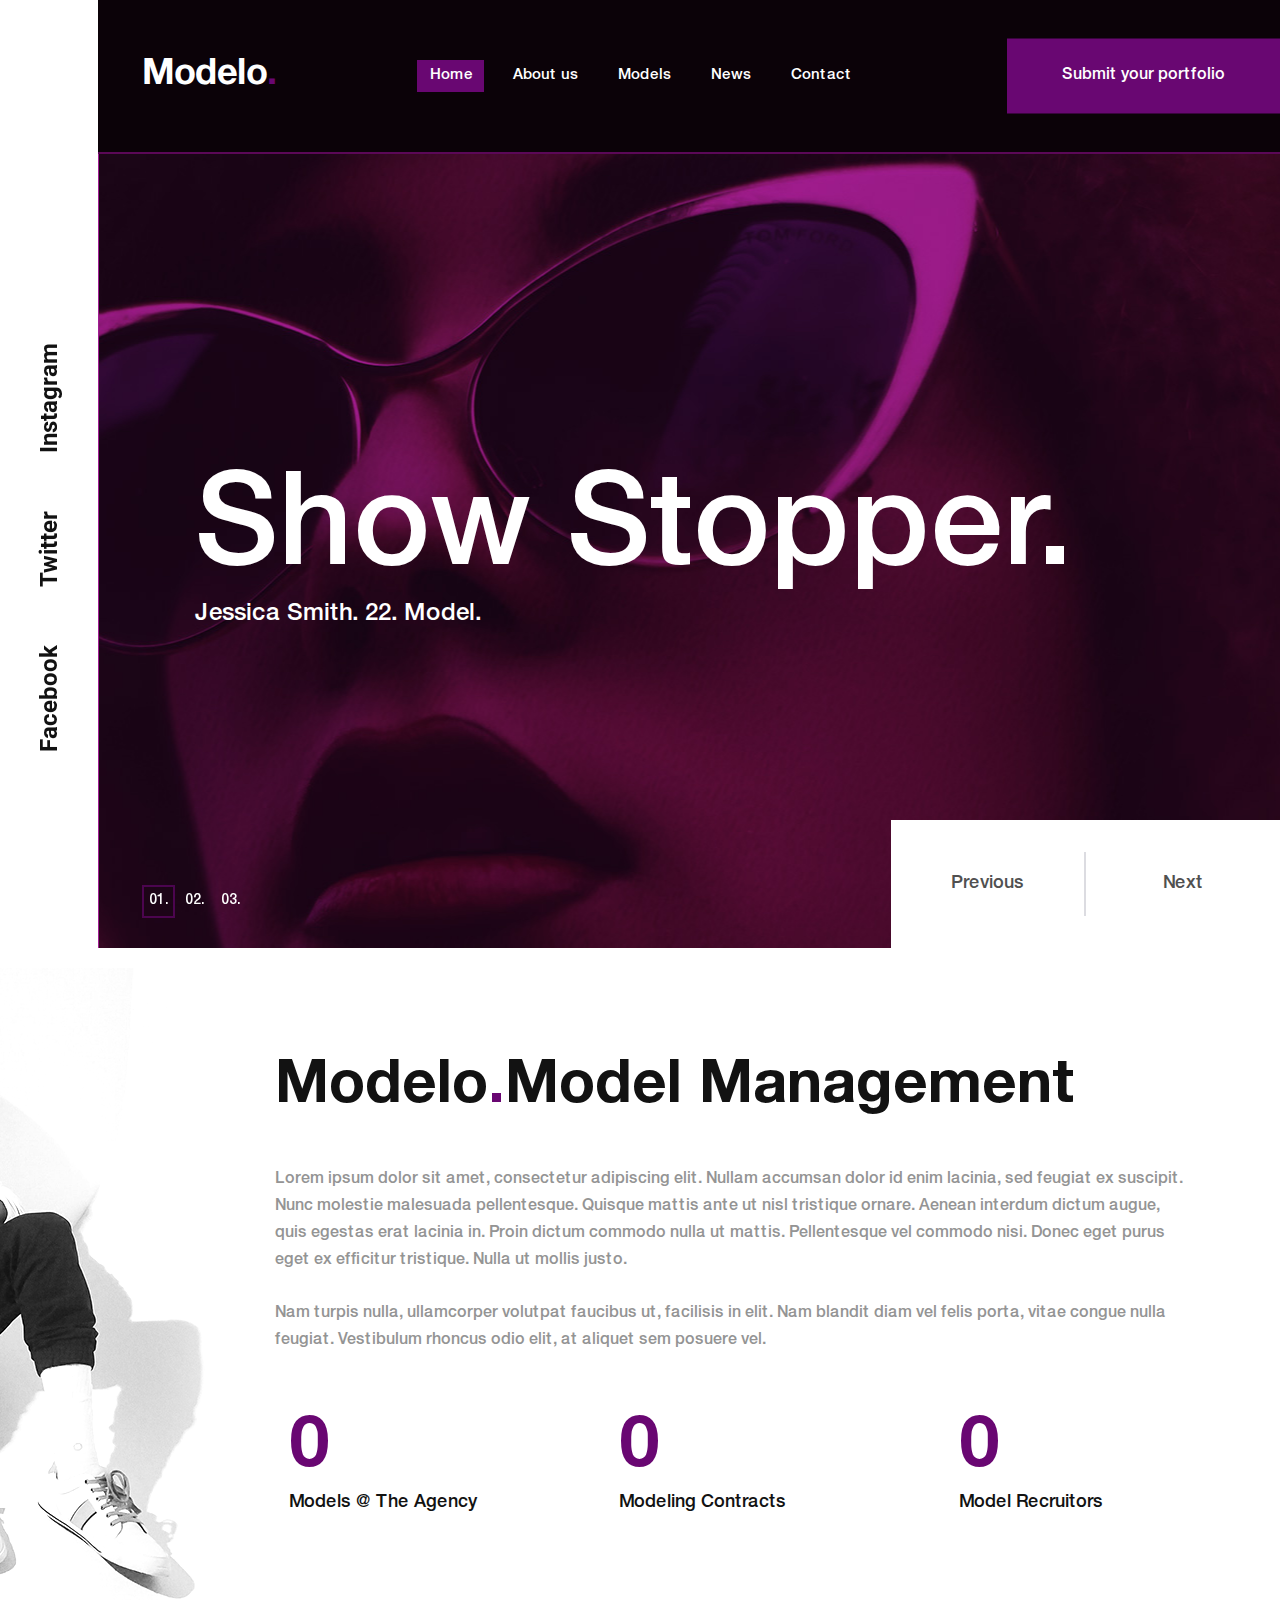
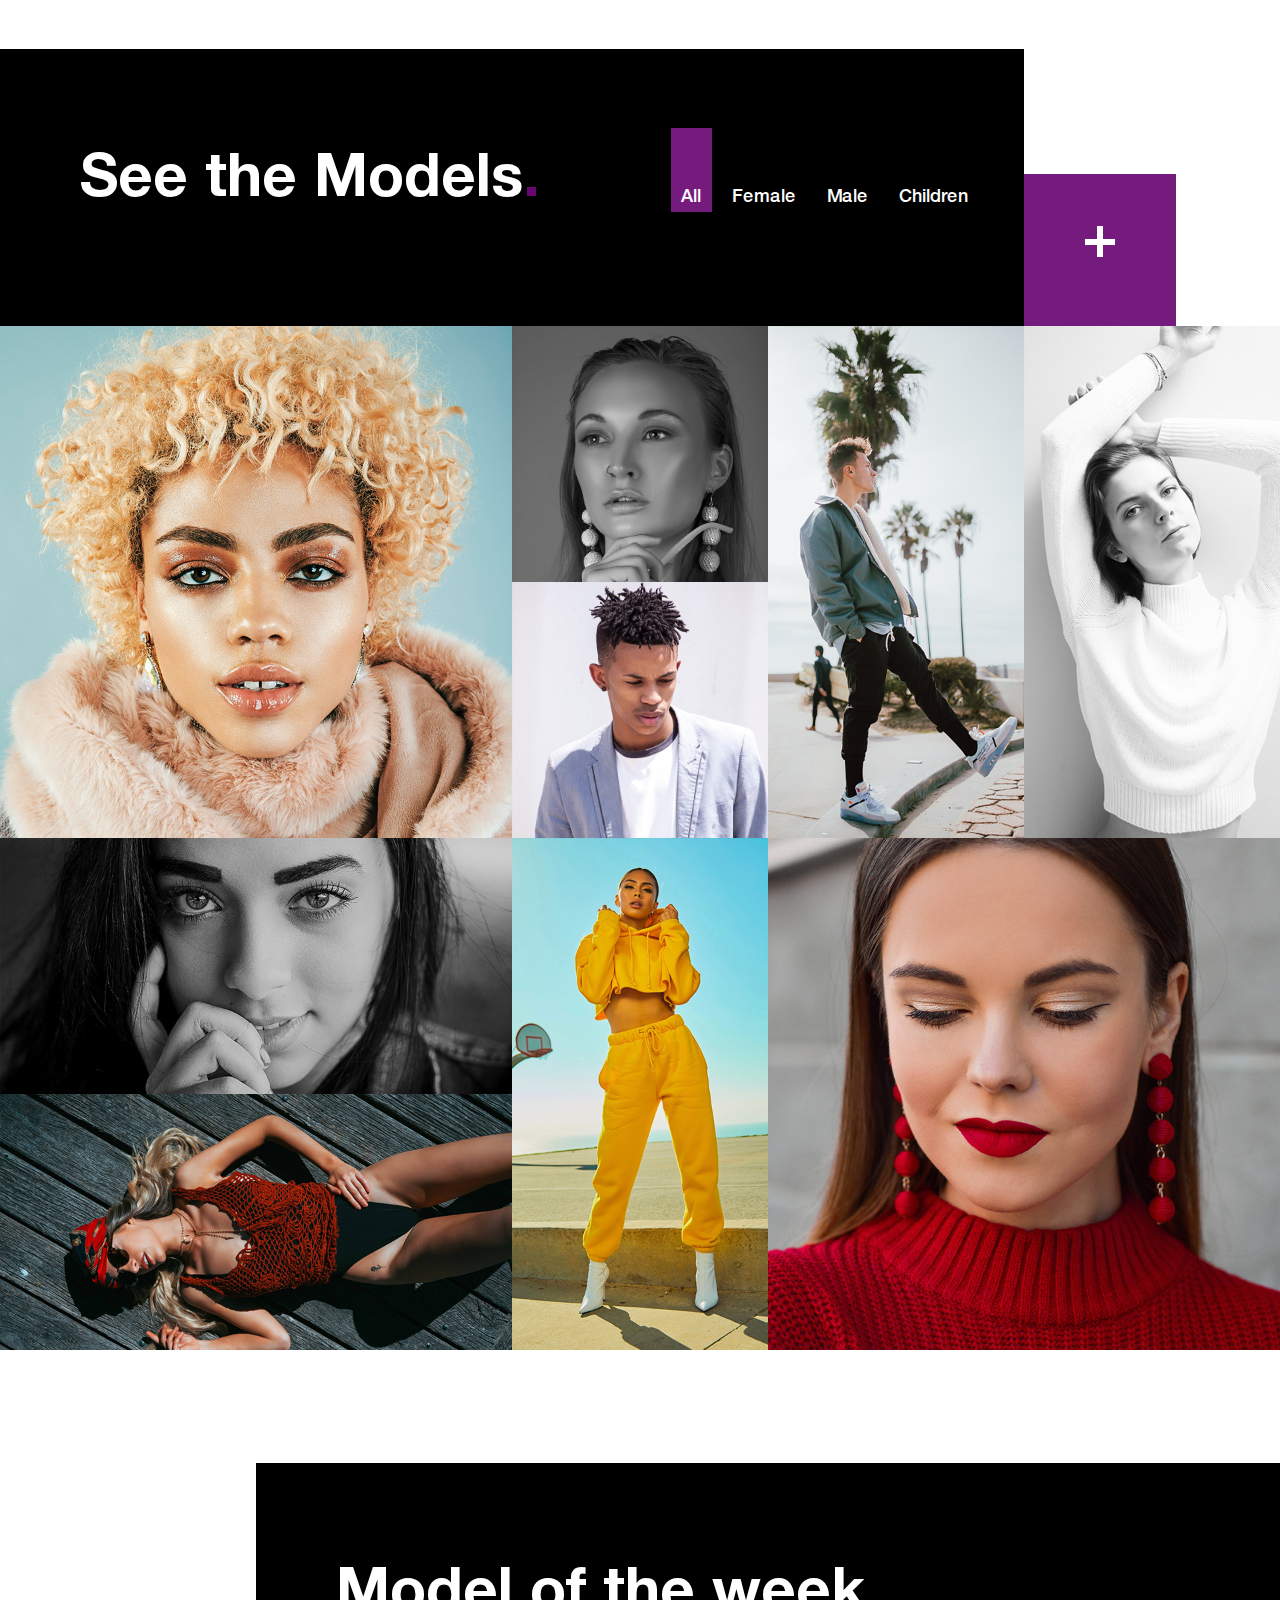
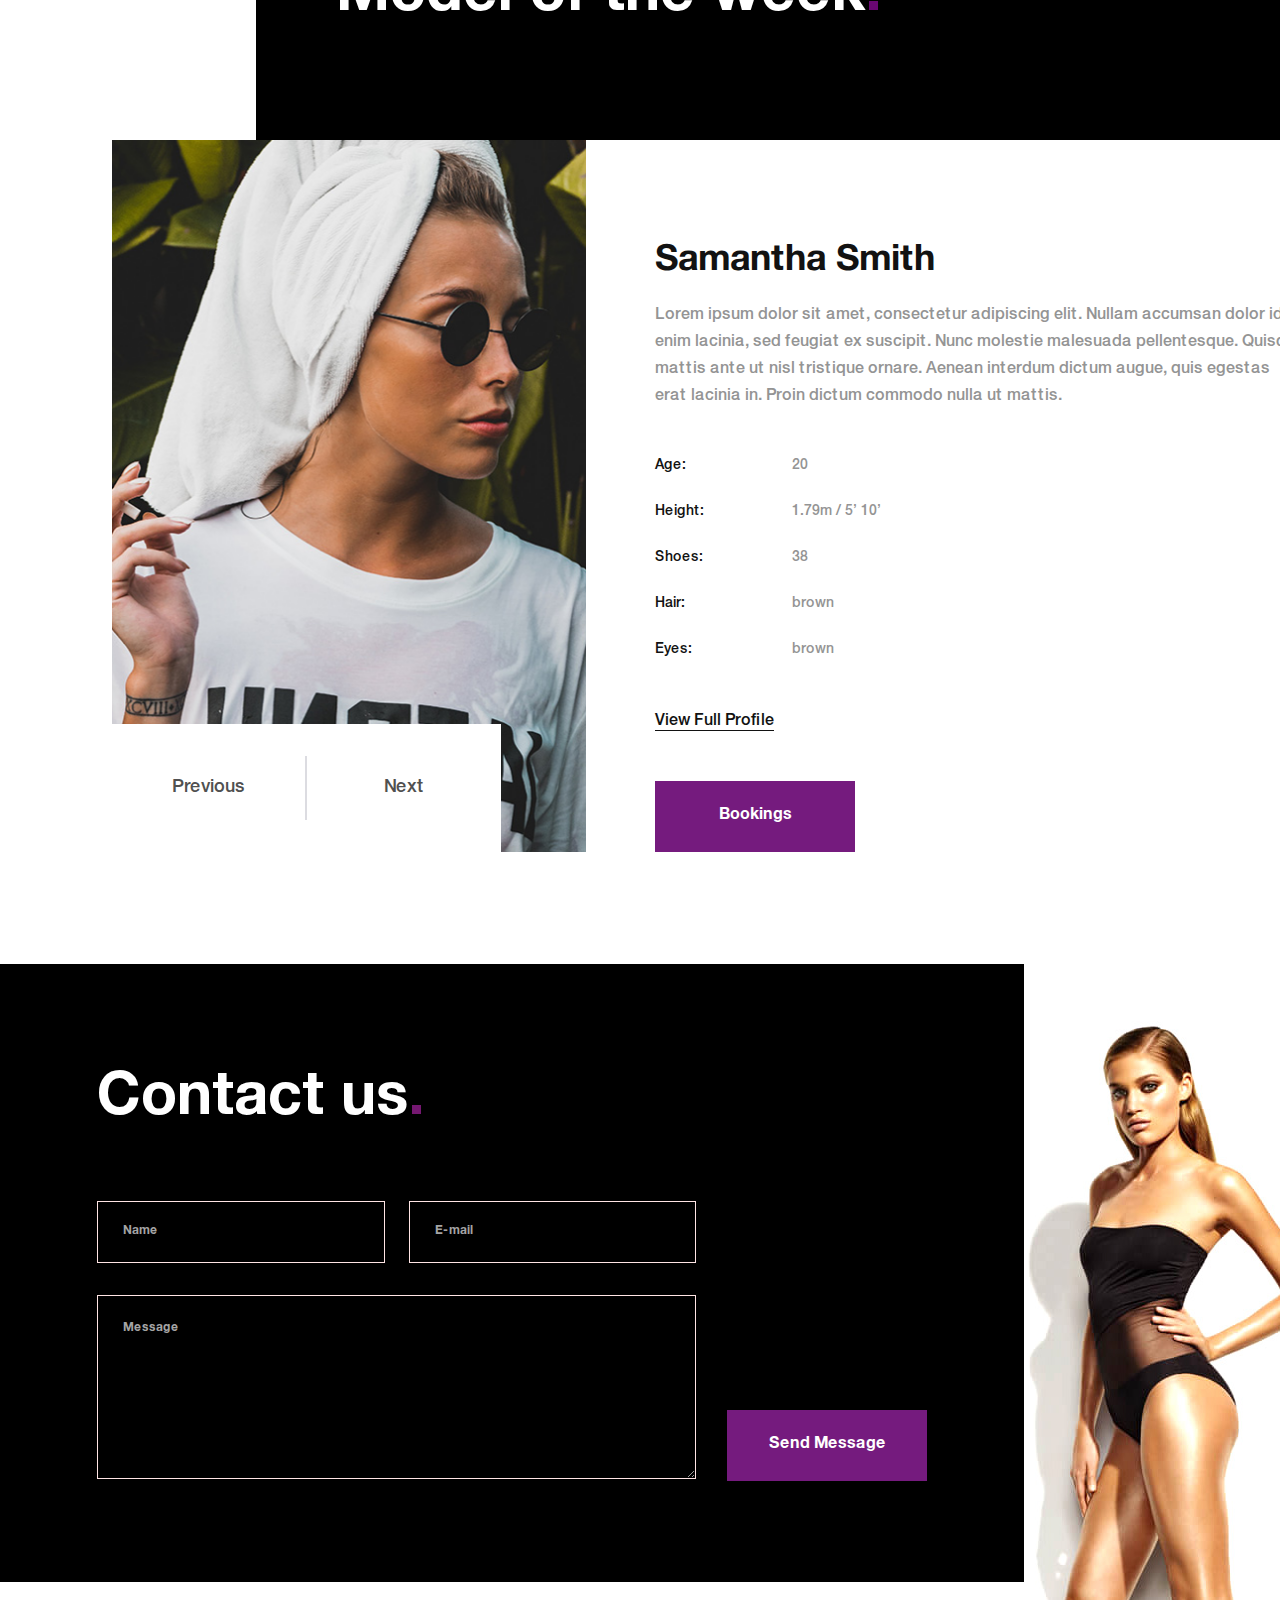
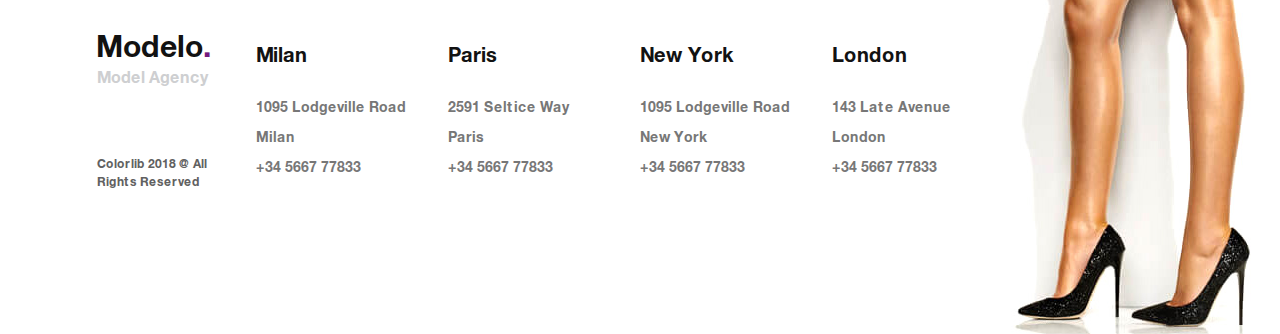
<file: index.html>
<!DOCTYPE html>
<html lang="en">
<head>
<title>Modelo</title>
<meta charset="utf-8">
<meta http-equiv="X-UA-Compatible" content="IE=edge">
<meta name="description" content="Modelo template project">
<meta name="viewport" content="width=device-width, initial-scale=1">
<link rel="stylesheet" type="text/css" href="styles/bootstrap-4.1.2/bootstrap.min.css">
<link href="plugins/font-awesome-4.7.0/css/font-awesome.min.css" rel="stylesheet" type="text/css">
<link rel="stylesheet" type="text/css" href="plugins/OwlCarousel2-2.3.4/owl.carousel.css">
<link rel="stylesheet" type="text/css" href="plugins/OwlCarousel2-2.3.4/owl.theme.default.css">
<link rel="stylesheet" type="text/css" href="plugins/OwlCarousel2-2.3.4/animate.css">
<link rel="stylesheet" type="text/css" href="styles/main_styles.css">
<link rel="stylesheet" type="text/css" href="styles/responsive.css">
</head>
<body>

<div class="super_container">
	
	<!-- Header -->

	<header class="header">
		<div class="header_content d-flex flex-row align-items-center justify-content-center">

			<!-- Logo -->
			<div class="logo_container d-flex flex-row align-items-center justify-content-start">
				<div class="logo">
					<a href="#">Modelo<span>.</span></a>
				</div>
				<div class="hamburger"><i class="fa fa-bars" aria-hidden="true"></i></div>
			</div>

			<!-- Main Navigation -->
			<nav class="main_nav">
				<ul class="d-flex flex-row align-items-start justify-content-start">
					<li class="active"><a href="index.html">Home</a></li>
					<li><a href="about.html">About us</a></li>
					<li><a href="models.html">Models</a></li>
					<li><a href="blog.html">News</a></li>
					<li><a href="contact.html">Contact</a></li>
				</ul>
			</nav>

			<!-- Portfolio Submit Button -->
			<div class="submit_button"><a href="#">Submit your portfolio</a></div>
		</div>
	</header>

	<!-- Social Bar -->

	<div class="social_bar">
		<div class="d-flex flex-row align-items-center justify-content-start">
			<ul class="d-flex flex-row align-items-start justify-content-start">
				<li><a href="#">Facebook</a></li>
				<li><a href="#">Twitter</a></li>
				<li><a href="#">Instagram</a></li>
			</ul>
		</div>
	</div>

	<!-- Menu -->

	<div class="menu trans_400 d-flex flex-column align-items-start justify-content-center">
		<div class="menu_close"><i class="fa fa-times" aria-hidden="true"></i></div>
		<div class="menu_content">
			<nav class="menu_nav">
				<ul>
					<li><a href="index.html">Home<span>.</span></a></li>
					<li><a href="about.html">About us<span>.</span></a></li>
					<li><a href="models.html">Models<span>.</span></a></li>
					<li><a href="blog.html">News<span>.</span></a></li>
					<li><a href="contact.html">Contact<span>.</span></a></li>
				</ul>
			</nav>
			<div class="menu_submit"><a href="#">Submit your portfolio</a></div>
		</div>
	</div>

	<!-- Home -->

	<div class="home">
		
		<!-- Home Slider -->
		<div class="home_slider_container">
			<div class="owl-carousel owl-theme home_slider">
				
				<!-- Slide -->
				<div class="home_slider_item">
					<div class="background_image" style="background-image:url(images/index.jpg)"></div>
					<div class="home_container">
						<div class="container">
							<div class="row">
								<div class="col">
									<div class="home_content" data-animation-in="fadeIn" data-animation-out="animate-out fadeOut">
										<div class="home_title">Show Stopper.</div>
										<div class="home_subtitle">Jessica Smith. 22. Model.</div>
									</div>
								</div>
							</div>
						</div>
					</div>
				</div>

				<!-- Slide -->
				<div class="home_slider_item">
					<div class="background_image" style="background-image:url(images/index.jpg)"></div>
					<div class="home_container">
						<div class="container">
							<div class="row">
								<div class="col">
									<div class="home_content" data-animation-in="fadeIn" data-animation-out="animate-out fadeOut">
										<div class="home_title">Show Stopper.</div>
										<div class="home_subtitle">Jessica Smith. 22. Model.</div>
									</div>
								</div>
							</div>
						</div>
					</div>
				</div>

				<!-- Slide -->
				<div class="home_slider_item">
					<div class="background_image" style="background-image:url(images/index.jpg)"></div>
					<div class="home_container">
						<div class="container">
							<div class="row">
								<div class="col">
									<div class="home_content" data-animation-in="fadeIn" data-animation-out="animate-out fadeOut">
										<div class="home_title">Show Stopper.</div>
										<div class="home_subtitle">Jessica Smith. 22. Model.</div>
									</div>
								</div>
							</div>
						</div>
					</div>
				</div>

			</div>

			<!-- Home Slider Dots -->
			<div class="home_slider_dots_container">
				<div class="home_slider_dots">
					<ul id="home_slider_custom_dots" class="home_slider_custom_dots d-flex flex-row align-items-start justify-content-start">
						<li class="home_slider_custom_dot active">01.</li>
						<li class="home_slider_custom_dot">02.</li>
						<li class="home_slider_custom_dot">03.</li>
					</ul>
				</div>
			</div>

			<!-- Home Slider Navigation -->
			<div class="slider_nav_container d-flex flex-row align-items-center justify-content-start">
				<div class="d-flex flex-row align-items-start justify-content-start">
					<div class="slider_nav slider_prev home_slider_prev">Previous</div>
					<div class="slider_nav home_slider_next">Next</div>
				</div>
			</div>

		</div>
	</div>

	<!-- Intro -->

	<div class="intro">
		<div class="container">
			<div class="row row-eq-height">
				<div class="col-xl-2 order-xl-1 order-2">
					<div class="intro_image"><img src="images/intro.png" alt=""></div>
				</div>
				<div class="col-xl-10 order-xl-2 order-1">
					<div class="intro_content">
						<div class="intro_title"><h1>Modelo<span>.</span>Model Management</h1></div>
						<div class="intro_text">
							<p>Lorem ipsum dolor sit amet, consectetur adipiscing elit. Nullam accumsan dolor id enim lacinia, sed feugiat ex suscipit. Nunc molestie malesuada pellentesque. Quisque mattis ante ut nisl tristique ornare. Aenean interdum dictum augue, quis egestas erat lacinia in. Proin dictum commodo nulla ut mattis. Pellentesque vel commodo nisi. Donec eget purus eget ex efficitur tristique. Nulla ut mollis justo.</p>
							<p>Nam turpis nulla, ullamcorper volutpat faucibus ut, facilisis in elit. Nam blandit diam vel felis porta, vitae congue nulla feugiat. Vestibulum rhoncus odio elit, at aliquet sem posuere vel.</p>
						</div>
						<div class="milestones_container d-flex flex-row align-items-start justify-content-start flex-wrap">
							
							<!-- Milestone -->
							<div class="milestone">
								<div class="milestone_content">
									<div class="milestone_counter" data-end-value="173">0</div>
									<div class="milestone_title">Models @ The Agency</div>
								</div>
							</div>

							<!-- Milestone -->
							<div class="milestone">
								<div class="milestone_content">
									<div class="milestone_counter" data-end-value="2190">0</div>
									<div class="milestone_title">Modeling Contracts</div>
								</div>
							</div>

							<!-- Milestone -->
							<div class="milestone">
								<div class="milestone_content">
									<div class="milestone_counter" data-end-value="25">0</div>
									<div class="milestone_title">Model Recruitors</div>
								</div>
							</div>

						</div>
					</div>
				</div>
			</div>
		</div>
	</div>

	<!-- Models -->

	<div class="models">
		<div class="section_title_container d-flex flex-row align-items-center justify-content-start">
			<div class="d-flex flex-row align-items-center justify-content-start">
				<div class="section_title"><h1>See the Models<span>.</span></h1></div>
				<div class="isotope_filtering_container ml-auto">
					<ul class="isotope_filtering d-flex flex-row align-items-start justify-content-start">
						<li class="active item_filter_btn" data-filter="*">All</li>
						<li class="item_filter_btn" data-filter=".female">Female</li>
						<li class="item_filter_btn" data-filter=".male">Male</li>
						<li class="item_filter_btn" data-filter=".children">Children</li>
					</ul>
				</div>
				<div class="see_all_models_link"><a href="models.html">+</a></div>
			</div>
		</div>
		<div class="models_container">
			
			<!-- Model -->
			<div class="model model_big female">
				<a href="single.html">
					<img src="images/model_1.jpg" alt="">
					<span class="model_overlay d-flex flex-column align-items-center justify-content-center">
						<span class="model_name">Alicia Williams</span>
						<span class="model_link">View Portfolio</span>
					</span>
				</a>
			</div>

			<!-- Model -->
			<div class="model model_small female">
				<a href="single.html">
					<img src="images/model_2.jpg" alt="">
					<span class="model_overlay d-flex flex-column align-items-center justify-content-center">
						<span class="model_name">Alicia Williams</span>
						<span class="model_link">View Portfolio</span>
					</span>
				</a>
			</div>

			<!-- Model -->
			<div class="model model_tall male">
				<a href="single.html">
					<img src="images/model_4.jpg" alt="">
					<span class="model_overlay d-flex flex-column align-items-center justify-content-center">
						<span class="model_name">Alicia Williams</span>
						<span class="model_link">View Portfolio</span>
					</span>
				</a>
			</div>

			<!-- Model -->
			<div class="model model_tall children">
				<a href="single.html">
					<img src="images/model_5.jpg" alt="">
					<span class="model_overlay d-flex flex-column align-items-center justify-content-center">
						<span class="model_name">Alicia Williams</span>
						<span class="model_link">View Portfolio</span>
					</span>
				</a>
			</div>

			<!-- Model -->
			<div class="model model_small female">
				<a href="single.html">
					<img src="images/model_3.jpg" alt="">
					<span class="model_overlay d-flex flex-column align-items-center justify-content-center">
						<span class="model_name">Alicia Williams</span>
						<span class="model_link">View Portfolio</span>
					</span>
				</a>
			</div>

			<!-- Model -->
			<div class="model model_wide children">
				<a href="single.html">
					<img src="images/model_6.jpg" alt="">
					<span class="model_overlay d-flex flex-column align-items-center justify-content-center">
						<span class="model_name">Alicia Williams</span>
						<span class="model_link">View Portfolio</span>
					</span>
				</a>
			</div>

			<!-- Model -->
			<div class="model model_tall female">
				<a href="single.html">
					<img src="images/model_8.jpg" alt="">
					<span class="model_overlay d-flex flex-column align-items-center justify-content-center">
						<span class="model_name">Alicia Williams</span>
						<span class="model_link">View Portfolio</span>
					</span>
				</a>
			</div>

			<!-- Model -->
			<div class="model model_big male">
				<a href="single.html">
					<img src="images/model_9.jpg" alt="">
					<span class="model_overlay d-flex flex-column align-items-center justify-content-center">
						<span class="model_name">Alicia Williams</span>
						<span class="model_link">View Portfolio</span>
					</span>
				</a>
			</div>

			<!-- Model -->
			<div class="model model_wide female">
				<a href="single.html">
					<img src="images/model_7.jpg" alt="">
					<span class="model_overlay d-flex flex-column align-items-center justify-content-center">
						<span class="model_name">Alicia Williams</span>
						<span class="model_link">View Portfolio</span>
					</span>
				</a>
			</div>

		</div>
	</div>

	<!-- Model of the Week -->

	<div class="week_model">
		<div class="section_title_container d-flex flex-row align-items-center justify-content-end">
			<div class="d-flex flex-row align-items-center justify-content-start">
				<div class="section_title"><h1>Model of the week<span>.</span></h1></div>
			</div>
		</div>
		<div class="container">
			<div class="row row-eq-height">
				
				<!-- Model of the week slider -->
				<div class="col-xl-5 col-lg-6 order-lg-1 order-2 model_col">
					<div class="model_slider_container">
						<div class="owl-carousel owl-theme model_slider">
							
							<!-- Slide -->
							<div>
								<!-- Image credit: https://unsplash.com/@ollivves -->
								<div class="background_image" style="background-image:url(images/week_model_1.jpg)"></div>
								<!-- <img src="images/week_model_1.jpg" alt="https://unsplash.com/@ollivves"> -->
							</div>

							<!-- Slide -->
							<div>
								<!-- Image credit: https://unsplash.com/@tamarabellis -->
								<div class="background_image" style="background-image:url(images/week_model_2.jpg)"></div>
								<!-- <img src="images/week_model_2.jpg" alt="https://unsplash.com/@tamarabellis"> -->
							</div>

							<!-- Slide -->
							<div>
								<!-- Image credit: https://unsplash.com/@thebernhardy -->
								<div class="background_image" style="background-image:url(images/week_model_3.jpg)"></div>
								<!-- <img src="images/week_model_3.jpg" alt="https://unsplash.com/@thebernhardy"> -->
							</div>

						</div>

						<!-- Slider Navigation -->
						<div class="slider_nav_container model_nav_container d-flex flex-row align-items-center justify-content-start">
							<div class="d-flex flex-row align-items-start justify-content-start">
								<div class="slider_nav slider_prev model_slider_prev">Previous</div>
								<div class="slider_nav model_slider_next">Next</div>
							</div>
						</div>
					</div>
				</div>

				<!-- Model of the week content -->
				<div class="col-lg-6 offset-xl-1 order-lg-2 order-1">
					<div class="week_model_content">
						<div class="week_model_title">Samantha Smith</div>
						<div class="week_model_text">
							<p>Lorem ipsum dolor sit amet, consectetur adipiscing elit. Nullam accumsan dolor id enim lacinia, sed feugiat ex suscipit. Nunc molestie malesuada pellentesque. Quisque mattis ante ut nisl tristique ornare. Aenean interdum dictum augue, quis egestas erat lacinia in. Proin dictum commodo nulla ut mattis.</p>
						</div>
						<div class="model_list">
							<ul>
								<li class="d-flex flex-row align-items-start justify-content-start">
									<div>Age:</div>
									<div>20</div>
								</li>
								<li class="d-flex flex-row align-items-start justify-content-start">
									<div>Height:</div>
									<div>1.79m / 5’ 10’</div>
								</li>
								<li class="d-flex flex-row align-items-start justify-content-start">
									<div>Shoes:</div>
									<div>38</div>
								</li>
								<li class="d-flex flex-row align-items-start justify-content-start">
									<div>Hair:</div>
									<div>brown</div>
								</li>
								<li class="d-flex flex-row align-items-start justify-content-start">
									<div>Eyes:</div>
									<div>brown</div>
								</li>
							</ul>
						</div>
						<div class="week_model_link"><a href="single.html">View Full Profile</a></div>
						<div class="button week_model_button"><a href="single.html">Bookings</a></div>
					</div>
				</div>

			</div>
		</div>
	</div>

	<!-- Footer -->

	<footer class="footer">
		<div class="footer_image"><img src="images/footer.jpg" alt=""></div>
		
		<!-- Contact -->
		<div class="contact">
			<div class="container">
				<div class="row">
					<div class="col">
						<div class="contact_content">
							<div class="contact_title">Contact us<span>.</span></div>
							<div class="contact_form_container">
								<form action="#" class="contact_form" id="contact_form">
									<div class="d-flex flex-lg-row flex-column align-items-end justify-content-start">
										<div class="contact_form_content">
											<div class="d-flex flex-xl-row flex-column align-items-center justify-content-between">
												<div>
													<input type="text" class="contact_input" placeholder="Name" required="required">
												</div>
												<div>
													<input type="email" class="contact_input" placeholder="E-mail" required="required">
												</div>
											</div>
											<div>
												<textarea class="contact_input contact_textarea" placeholder="Message" required="required"></textarea>
											</div>
										</div>
										<div class="contact_form_button_container">
											<button class="contact_form_button button">Send Message</button>
										</div>
									</div>
								</form>
							</div>
						</div>
					</div>
				</div>
			</div>			
		</div>
		<div class="footer_container">
			<div class="container">
				<div class="row">
					<div class="col">
						<div class="footer_container_inner d-flex flex-xl-row flex-column align-items-start justify-content-start">
							<div>
								<div class="footer_logo_container">
									<a href="#">
										<div>Modelo<span>.</span></div>
										<div>Model Agency</div>
									</a>
								</div>
								<div class="copyright">Colorlib 2018 @ All Rights Reserved</div>
							</div>
							<div class="footer_content d-flex flex-sm-row flex-column align-items-start justify-content-start flex-wrap">
								
								<!-- Footer Column -->
								<div class="footer_col">
									<div class="footer_title">Milan</div>
									<div class="footer_list">
										<ul>
											<li>1095 Lodgeville Road</li>
											<li>Milan</li>
											<li>+34 5667 77833</li>
										</ul>
									</div>
								</div>

								<!-- Footer Column -->
								<div class="footer_col">
									<div class="footer_title">Paris</div>
									<div class="footer_list">
										<ul>
											<li>2591 Seltice Way</li>
											<li>Paris</li>
											<li>+34 5667 77833</li>
										</ul>
									</div>
								</div>

								<!-- Footer Column -->
								<div class="footer_col">
									<div class="footer_title">New York</div>
									<div class="footer_list">
										<ul>
											<li>1095 Lodgeville Road</li>
											<li>New York</li>
											<li>+34 5667 77833</li>
										</ul>
									</div>
								</div>

								<!-- Footer Column -->
								<div class="footer_col">
									<div class="footer_title">London</div>
									<div class="footer_list">
										<ul>
											<li>143 Late Avenue</li>
											<li>London</li>
											<li>+34 5667 77833</li>
										</ul>
									</div>
								</div>

							</div>
						</div>
					</div>
				</div>
			</div>		
		</div>
	</footer>
</div>

<script src="js/jquery-3.3.1.min.js"></script>
<script src="styles/bootstrap-4.1.2/popper.js"></script>
<script src="styles/bootstrap-4.1.2/bootstrap.min.js"></script>
<script src="plugins/greensock/TweenMax.min.js"></script>
<script src="plugins/greensock/TimelineMax.min.js"></script>
<script src="plugins/scrollmagic/ScrollMagic.min.js"></script>
<script src="plugins/greensock/animation.gsap.min.js"></script>
<script src="plugins/greensock/ScrollToPlugin.min.js"></script>
<script src="plugins/OwlCarousel2-2.3.4/owl.carousel.js"></script>
<script src="plugins/easing/easing.js"></script>
<script src="plugins/Isotope/isotope.pkgd.min.js"></script>
<script src="plugins/Isotope/packery-mode.pkgd.min.js"></script>
<script src="plugins/Isotope/fitcolumns.js"></script>
<script src="plugins/Isotope/masonry-horizontal.js"></script>
<script src="plugins/progressbar/progressbar.min.js"></script>
<script src="plugins/parallax-js-master/parallax.min.js"></script>
<script src="js/custom.js"></script>
</body>
</html>
</file>
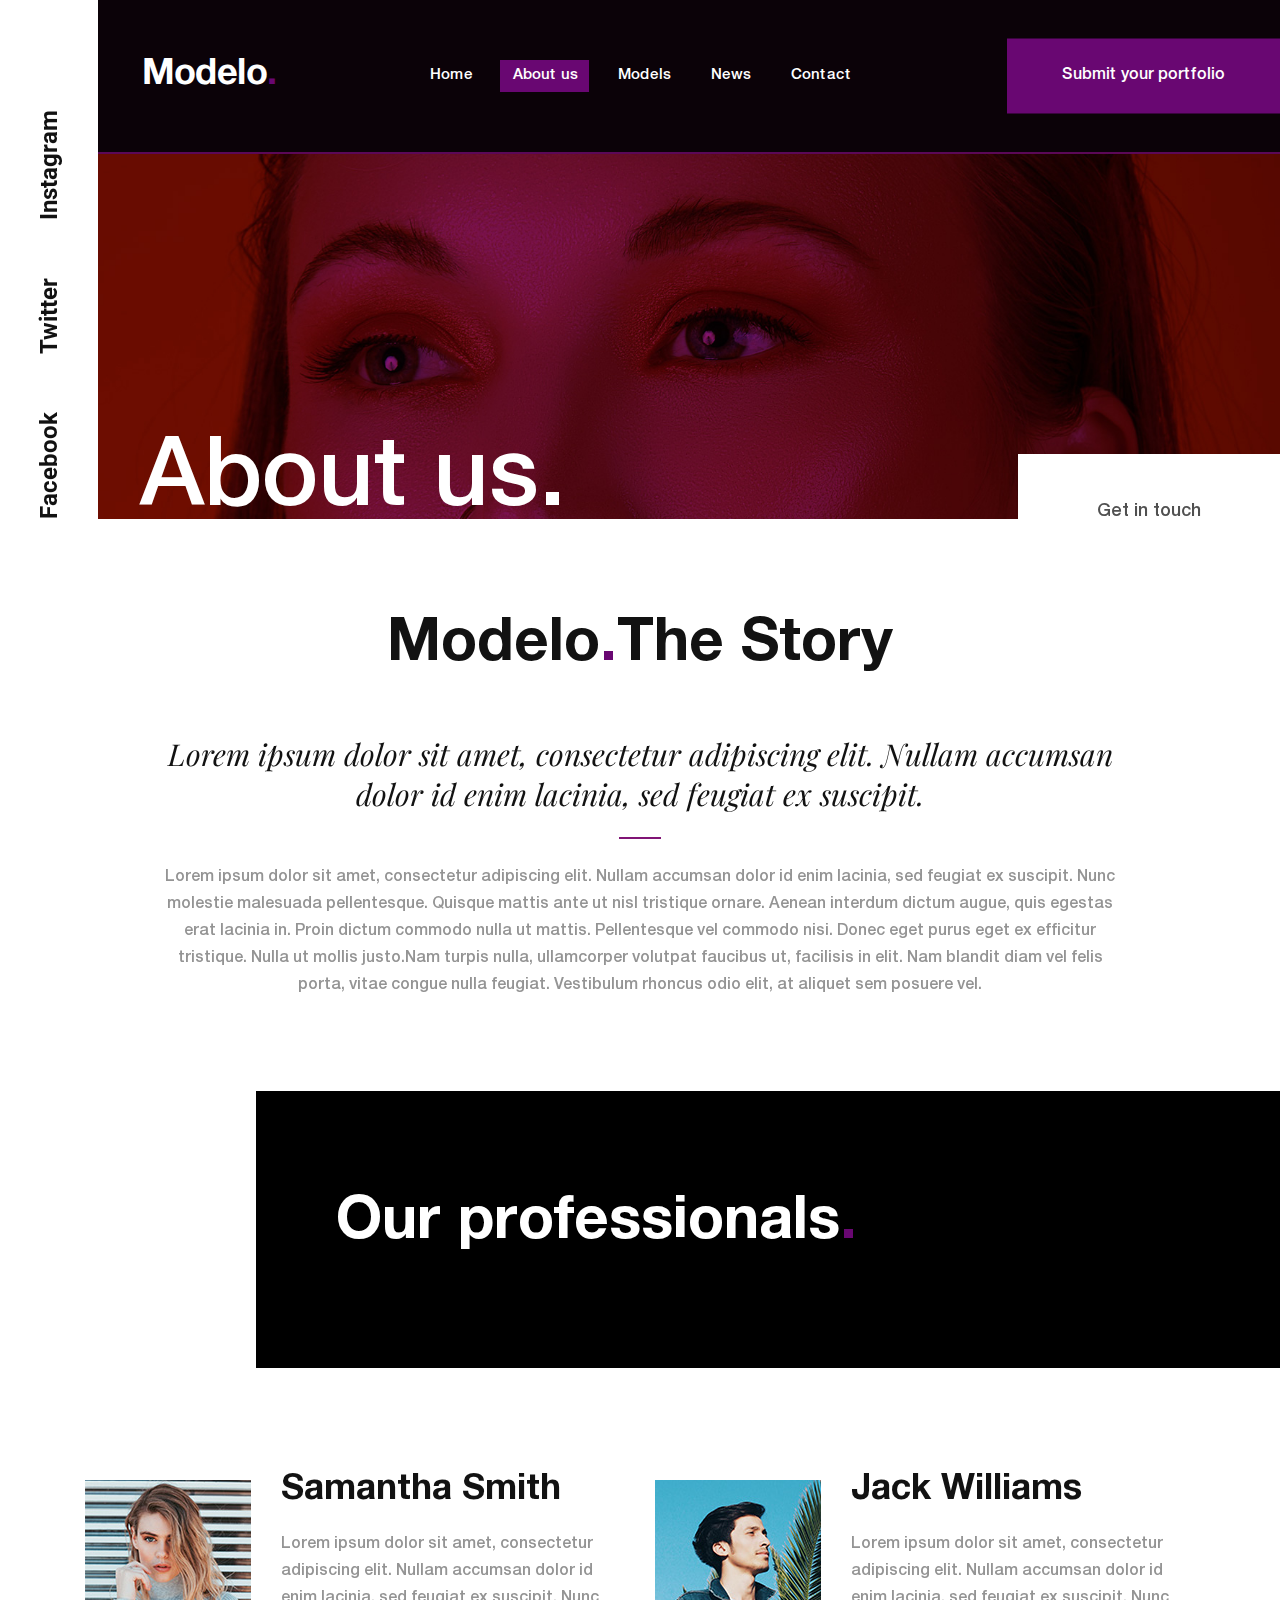
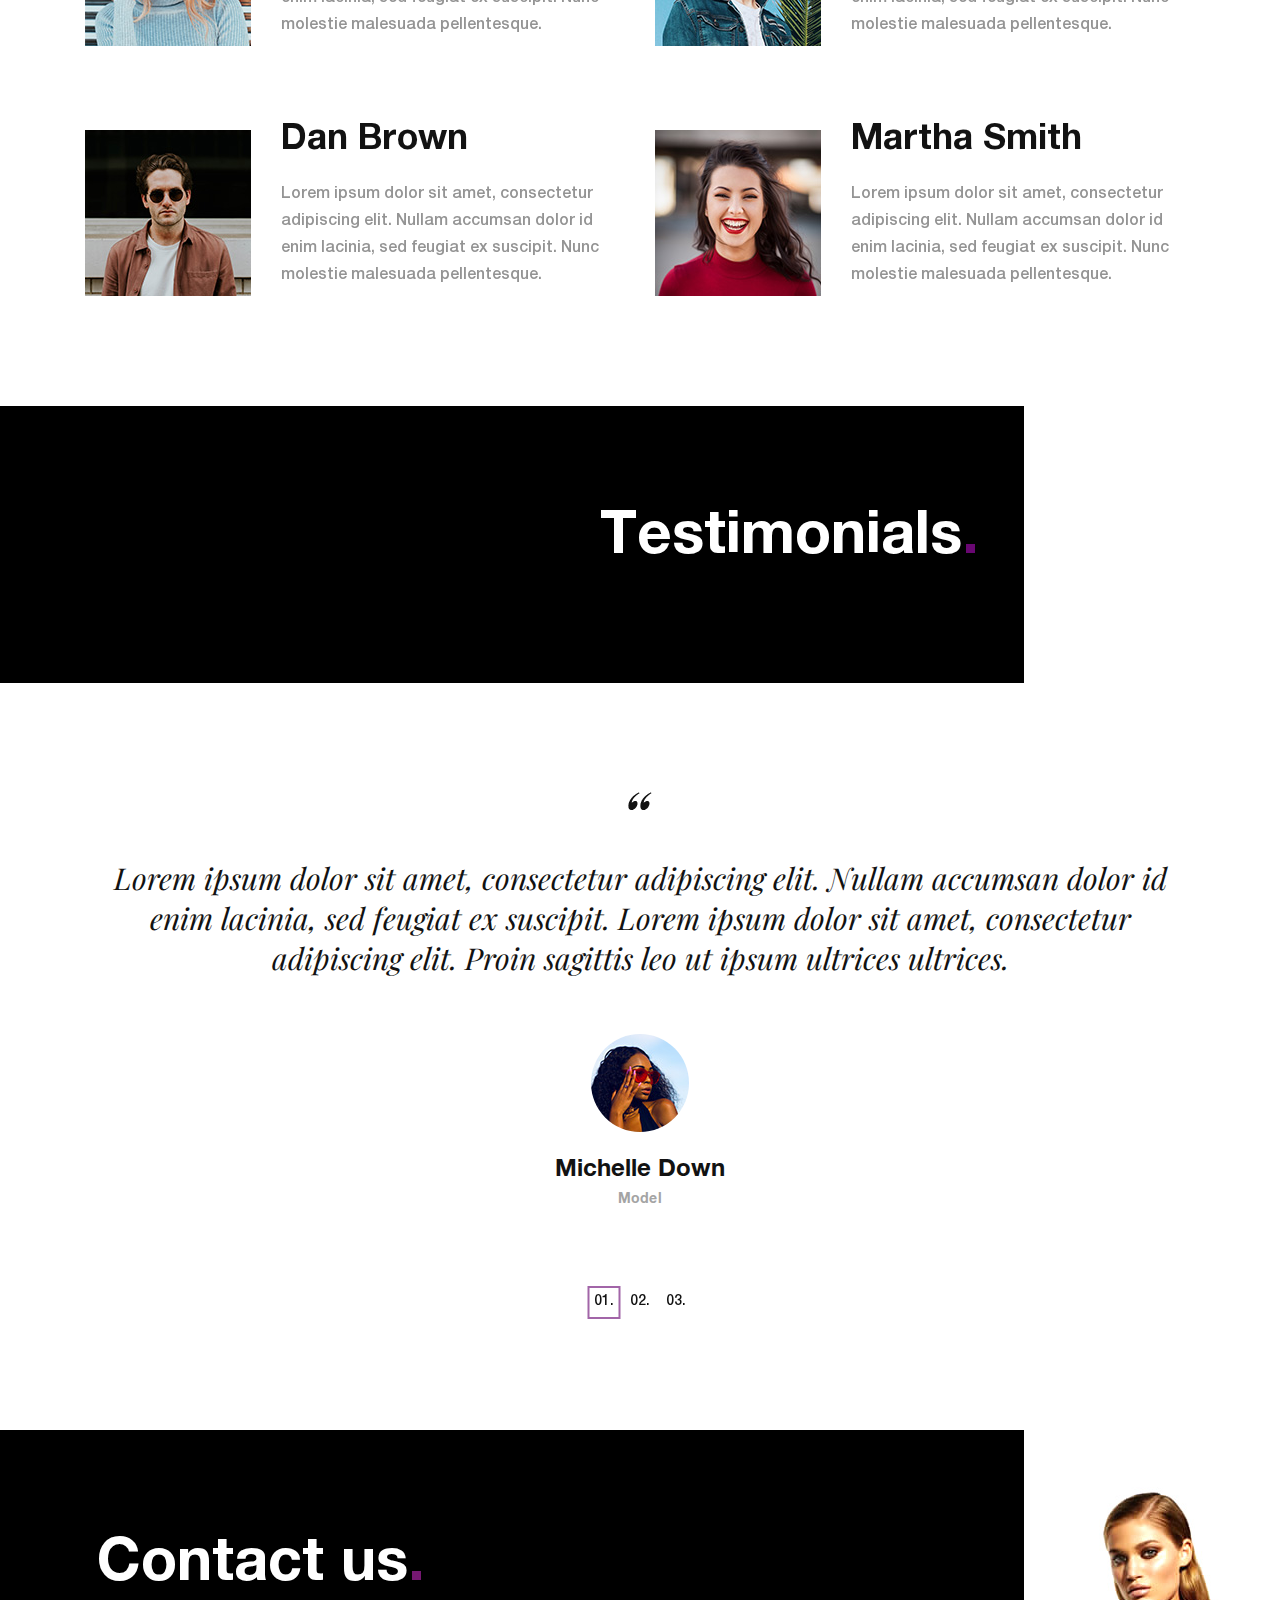
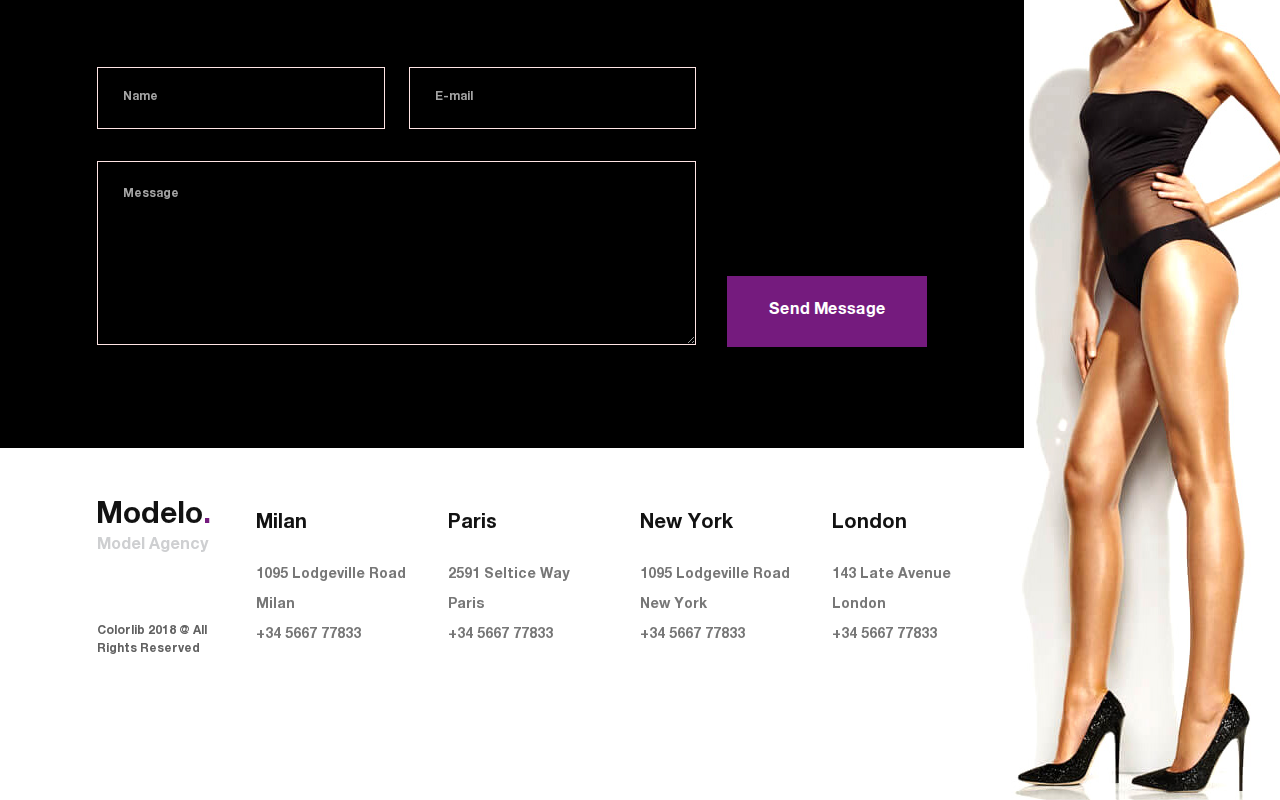
<file: about.html>
<!DOCTYPE html>
<html lang="en">
<head>
<title>About us</title>
<meta charset="utf-8">
<meta http-equiv="X-UA-Compatible" content="IE=edge">
<meta name="description" content="Modelo template project">
<meta name="viewport" content="width=device-width, initial-scale=1">
<link rel="stylesheet" type="text/css" href="styles/bootstrap-4.1.2/bootstrap.min.css">
<link href="plugins/font-awesome-4.7.0/css/font-awesome.min.css" rel="stylesheet" type="text/css">
<link rel="stylesheet" type="text/css" href="plugins/OwlCarousel2-2.3.4/owl.carousel.css">
<link rel="stylesheet" type="text/css" href="plugins/OwlCarousel2-2.3.4/owl.theme.default.css">
<link rel="stylesheet" type="text/css" href="plugins/OwlCarousel2-2.3.4/animate.css">
<link rel="stylesheet" type="text/css" href="styles/about.css">
<link rel="stylesheet" type="text/css" href="styles/about_responsive.css">
</head>
<body>

<div class="super_container">
	
	<!-- Header -->

	<header class="header">
		<div class="header_content d-flex flex-row align-items-center justify-content-center">

			<!-- Logo -->
			<div class="logo_container d-flex flex-row align-items-center justify-content-start">
				<div class="logo">
					<a href="#">Modelo<span>.</span></a>
				</div>
				<div class="hamburger"><i class="fa fa-bars" aria-hidden="true"></i></div>
			</div>

			<!-- Main Navigation -->
			<nav class="main_nav">
				<ul class="d-flex flex-row align-items-start justify-content-start">
					<li><a href="index.html">Home</a></li>
					<li class="active"><a href="about.html">About us</a></li>
					<li><a href="models.html">Models</a></li>
					<li><a href="blog.html">News</a></li>
					<li><a href="contact.html">Contact</a></li>
				</ul>
			</nav>

			<!-- Portfolio Submit Button -->
			<div class="submit_button"><a href="#">Submit your portfolio</a></div>
		</div>
	</header>

	<!-- Social Bar -->

	<div class="social_bar">
		<div class="d-flex flex-row align-items-center justify-content-start">
			<ul class="d-flex flex-row align-items-start justify-content-start">
				<li><a href="#">Facebook</a></li>
				<li><a href="#">Twitter</a></li>
				<li><a href="#">Instagram</a></li>
			</ul>
		</div>
	</div>

	<!-- Menu -->

	<div class="menu trans_400 d-flex flex-column align-items-start justify-content-center">
		<div class="menu_close"><i class="fa fa-times" aria-hidden="true"></i></div>
		<div class="menu_content">
			<nav class="menu_nav">
				<ul>
					<li><a href="index.html">Home<span>.</span></a></li>
					<li><a href="about.html">About us<span>.</span></a></li>
					<li><a href="models.html">Models<span>.</span></a></li>
					<li><a href="blog.html">News<span>.</span></a></li>
					<li><a href="contact.html">Contact<span>.</span></a></li>
				</ul>
			</nav>
			<div class="menu_submit"><a href="#">Submit your portfolio</a></div>
		</div>
	</div>

	<!-- Home -->

	<div class="home">
		<div class="parallax_background parallax-window" data-parallax="scroll" data-image-src="images/about.jpg" data-speed="0.8"></div>
		<div class="home_title">About us.</div>
		<div class="home_contact scroll_to d-flex flex-row align-items-end justify-content-center" data-scroll-to="#contact">Get in touch</div>
	</div>

	<!-- Intro -->

	<div class="intro">
		<div class="container">
			<div class="row">
				<div class="col">
					<div class="intro_content">
						<div class="intro_title text-center"><h1>Modelo<span>.</span>The Story</h1></div>
						<div class="intro_highlight text-center">
							<p>Lorem ipsum dolor sit amet, consectetur adipiscing elit. Nullam accumsan dolor id enim lacinia, sed feugiat ex suscipit.</p>
						</div>
						<div class="intro_text text-center">
							<p>Lorem ipsum dolor sit amet, consectetur adipiscing elit. Nullam accumsan dolor id enim lacinia, sed feugiat ex suscipit. Nunc molestie malesuada pellentesque. Quisque mattis ante ut nisl tristique ornare. Aenean interdum dictum augue, quis egestas erat lacinia in. Proin dictum commodo nulla ut mattis. Pellentesque vel commodo nisi. Donec eget purus eget ex efficitur tristique. Nulla ut mollis justo.Nam turpis nulla, ullamcorper volutpat faucibus ut, facilisis in elit. Nam blandit diam vel felis porta, vitae congue nulla feugiat. Vestibulum rhoncus odio elit, at aliquet sem posuere vel.</p>
						</div>
					</div>
				</div>
			</div>
		</div>
	</div>

	<!-- Team -->

	<div class="team">
		<div class="section_title_container d-flex flex-row align-items-center justify-content-end">
			<div class="d-flex flex-row align-items-center justify-content-start">
				<div class="section_title"><h1>Our professionals<span>.</span></h1></div>
			</div>
		</div>
		<div class="container">
			<div class="row">
				<div class="col">
					<div class="team_content d-flex flex-row align-items-start justify-content-between flex-wrap">
						
						<!-- Team Item -->
						<div class="team_item d-flex flex-row align-items-start justify-content-start">
							<div><div class="team_item_image"><img src="images/team_1.jpg" alt="https://unsplash.com/@fezbot2000"></div></div>
							<div class="team_item_content">
								<div class="team_item_title"><a href="#">Samantha Smith</a></div>
								<div class="team_item_text">
									<p>Lorem ipsum dolor sit amet, consectetur adipiscing elit. Nullam accumsan dolor id enim lacinia, sed feugiat ex suscipit. Nunc molestie malesuada pellentesque.</p>
								</div>
							</div>
						</div>

						<!-- Team Item -->
						<div class="team_item d-flex flex-row align-items-start justify-content-start">
							<div><div class="team_item_image"><img src="images/team_2.jpg" alt="https://unsplash.com/@onurozkardes"></div></div>
							<div class="team_item_content">
								<div class="team_item_title"><a href="#">Jack Williams</a></div>
								<div class="team_item_text">
									<p>Lorem ipsum dolor sit amet, consectetur adipiscing elit. Nullam accumsan dolor id enim lacinia, sed feugiat ex suscipit. Nunc molestie malesuada pellentesque.</p>
								</div>
							</div>
						</div>

						<!-- Team Item -->
						<div class="team_item d-flex flex-row align-items-start justify-content-start">
							<div><div class="team_item_image"><img src="images/team_3.jpg" alt="https://unsplash.com/@brookecagle"></div></div>
							<div class="team_item_content">
								<div class="team_item_title"><a href="#">Dan Brown</a></div>
								<div class="team_item_text">
									<p>Lorem ipsum dolor sit amet, consectetur adipiscing elit. Nullam accumsan dolor id enim lacinia, sed feugiat ex suscipit. Nunc molestie malesuada pellentesque.</p>
								</div>
							</div>
						</div>

						<!-- Team Item -->
						<div class="team_item d-flex flex-row align-items-start justify-content-start">
							<div><div class="team_item_image"><img src="images/team_4.jpg" alt="https://unsplash.com/@michaeldam"></div></div>
							<div class="team_item_content">
								<div class="team_item_title"><a href="#">Martha Smith</a></div>
								<div class="team_item_text">
									<p>Lorem ipsum dolor sit amet, consectetur adipiscing elit. Nullam accumsan dolor id enim lacinia, sed feugiat ex suscipit. Nunc molestie malesuada pellentesque.</p>
								</div>
							</div>
						</div>

					</div>
				</div>
			</div>
		</div>
	</div>

	<!-- Testimonials -->

	<div class="testimonials">
		<div class="section_title_container d-flex flex-row align-items-center justify-content-start">
			<div class="d-flex flex-row align-items-center justify-content-end">
				<div class="section_title"><h1>Testimonials<span>.</span></h1></div>
			</div>
		</div>
		<div class="container">
			<div class="row">
				<div class="col">
					
					<!-- Testimonial Slider -->
					<div class="testimonial_slider_container">
						<div class="owl-carousel owl-theme test_slider">
							
							<!-- Slide -->
							<div>
								<div class="testimonial text-center">
									<div class="quote ml-auto mr-auto"><img src="images/quote.png" alt=""></div>
									<div class="quote_text">
										<p>Lorem ipsum dolor sit amet, consectetur adipiscing elit. Nullam accumsan dolor id enim lacinia, sed feugiat ex suscipit. Lorem ipsum dolor sit amet, consectetur adipiscing elit. Proin sagittis leo ut ipsum ultrices ultrices.</p>
									</div>
									<div class="test_image ml-auto mr-auto"><img src="images/user_1.jpg" alt=""></div>
									<div class="test_name"><a href="#">Michelle Down</a></div>
									<div class="test_title">Model</div>
								</div>
							</div>

							<!-- Slide -->
							<div>
								<div class="testimonial text-center">
									<div class="quote ml-auto mr-auto"><img src="images/quote.png" alt=""></div>
									<div class="quote_text">
										<p>Lorem ipsum dolor sit amet, consectetur adipiscing elit. Nullam accumsan dolor id enim lacinia, sed feugiat ex suscipit. Lorem ipsum dolor sit amet, consectetur adipiscing elit. Proin sagittis leo ut ipsum ultrices ultrices.</p>
									</div>
									<div class="test_image ml-auto mr-auto"><img src="images/user_1.jpg" alt=""></div>
									<div class="test_name"><a href="#">Michelle Down</a></div>
									<div class="test_title">Model</div>
								</div>
							</div>

							<!-- Slide -->
							<div>
								<div class="testimonial text-center">
									<div class="quote ml-auto mr-auto"><img src="images/quote.png" alt=""></div>
									<div class="quote_text">
										<p>Lorem ipsum dolor sit amet, consectetur adipiscing elit. Nullam accumsan dolor id enim lacinia, sed feugiat ex suscipit. Lorem ipsum dolor sit amet, consectetur adipiscing elit. Proin sagittis leo ut ipsum ultrices ultrices.</p>
									</div>
									<div class="test_image ml-auto mr-auto"><img src="images/user_1.jpg" alt=""></div>
									<div class="test_name"><a href="#">Michelle Down</a></div>
									<div class="test_title">Model</div>
								</div>
							</div>

						</div>

						<div class="test_slider_dots_container">
							<div class="test_slider_dots">
								<ul id="test_slider_custom_dots" class="test_slider_custom_dots d-flex flex-row align-items-start justify-content-start">
									<li class="test_slider_custom_dot active">01.</li>
									<li class="test_slider_custom_dot">02.</li>
									<li class="test_slider_custom_dot">03.</li>
								</ul>
							</div>
						</div>

					</div>
				</div>
			</div>
		</div>
	</div>

	<!-- Footer -->

	<footer class="footer">
		<div class="footer_image"><img src="images/footer.jpg" alt=""></div>
		
		<!-- Contact -->
		<div class="contact" id="contact">
			<div class="container">
				<div class="row">
					<div class="col">
						<div class="contact_content">
							<div class="contact_title">Contact us<span>.</span></div>
							<div class="contact_form_container">
								<form action="#" class="contact_form" id="contact_form">
									<div class="d-flex flex-lg-row flex-column align-items-end justify-content-start">
										<div class="contact_form_content">
											<div class="d-flex flex-xl-row flex-column align-items-center justify-content-between">
												<div>
													<input type="text" class="contact_input" placeholder="Name" required="required">
												</div>
												<div>
													<input type="email" class="contact_input" placeholder="E-mail" required="required">
												</div>
											</div>
											<div>
												<textarea class="contact_input contact_textarea" placeholder="Message" required="required"></textarea>
											</div>
										</div>
										<div class="contact_form_button_container">
											<button class="contact_form_button button">Send Message</button>
										</div>
									</div>
								</form>
							</div>
						</div>
					</div>
				</div>
			</div>			
		</div>
		<div class="footer_container">
			<div class="container">
				<div class="row">
					<div class="col">
						<div class="footer_container_inner d-flex flex-xl-row flex-column align-items-start justify-content-start">
							<div>
								<div class="footer_logo_container">
									<a href="#">
										<div>Modelo<span>.</span></div>
										<div>Model Agency</div>
									</a>
								</div>
								<div class="copyright">Colorlib 2018 @ All Rights Reserved</div>
							</div>
							<div class="footer_content d-flex flex-sm-row flex-column align-items-start justify-content-start flex-wrap">
								
								<!-- Footer Column -->
								<div class="footer_col">
									<div class="footer_title">Milan</div>
									<div class="footer_list">
										<ul>
											<li>1095 Lodgeville Road</li>
											<li>Milan</li>
											<li>+34 5667 77833</li>
										</ul>
									</div>
								</div>

								<!-- Footer Column -->
								<div class="footer_col">
									<div class="footer_title">Paris</div>
									<div class="footer_list">
										<ul>
											<li>2591 Seltice Way</li>
											<li>Paris</li>
											<li>+34 5667 77833</li>
										</ul>
									</div>
								</div>

								<!-- Footer Column -->
								<div class="footer_col">
									<div class="footer_title">New York</div>
									<div class="footer_list">
										<ul>
											<li>1095 Lodgeville Road</li>
											<li>New York</li>
											<li>+34 5667 77833</li>
										</ul>
									</div>
								</div>

								<!-- Footer Column -->
								<div class="footer_col">
									<div class="footer_title">London</div>
									<div class="footer_list">
										<ul>
											<li>143 Late Avenue</li>
											<li>London</li>
											<li>+34 5667 77833</li>
										</ul>
									</div>
								</div>

							</div>
						</div>
					</div>
				</div>
			</div>		
		</div>
	</footer>
</div>

<script src="js/jquery-3.3.1.min.js"></script>
<script src="styles/bootstrap-4.1.2/popper.js"></script>
<script src="styles/bootstrap-4.1.2/bootstrap.min.js"></script>
<script src="plugins/greensock/TweenMax.min.js"></script>
<script src="plugins/greensock/TimelineMax.min.js"></script>
<script src="plugins/scrollmagic/ScrollMagic.min.js"></script>
<script src="plugins/greensock/animation.gsap.min.js"></script>
<script src="plugins/greensock/ScrollToPlugin.min.js"></script>
<script src="plugins/OwlCarousel2-2.3.4/owl.carousel.js"></script>
<script src="plugins/easing/easing.js"></script>
<script src="plugins/parallax-js-master/parallax.min.js"></script>
<script src="plugins/scrollTo/jquery.scrollTo.min.js"></script>
<script src="js/about.js"></script>
</body>
</html>
</file>
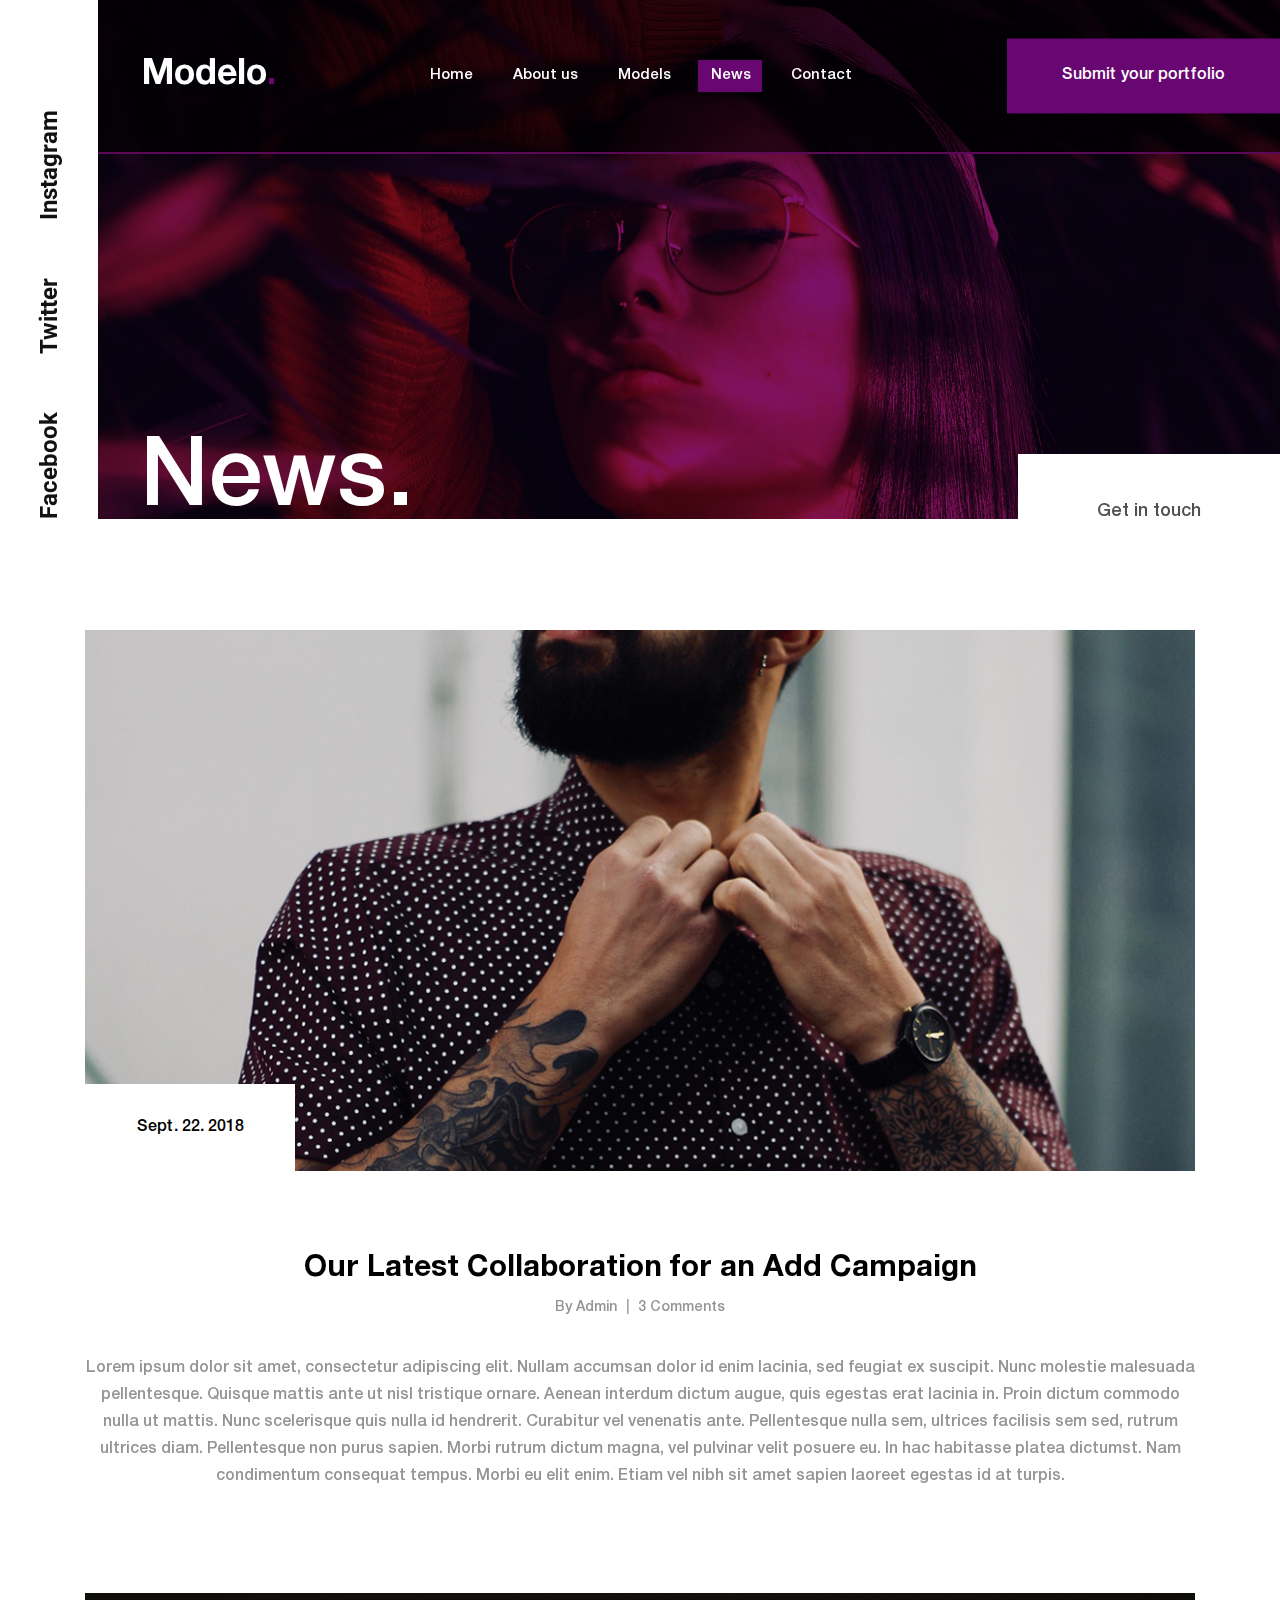
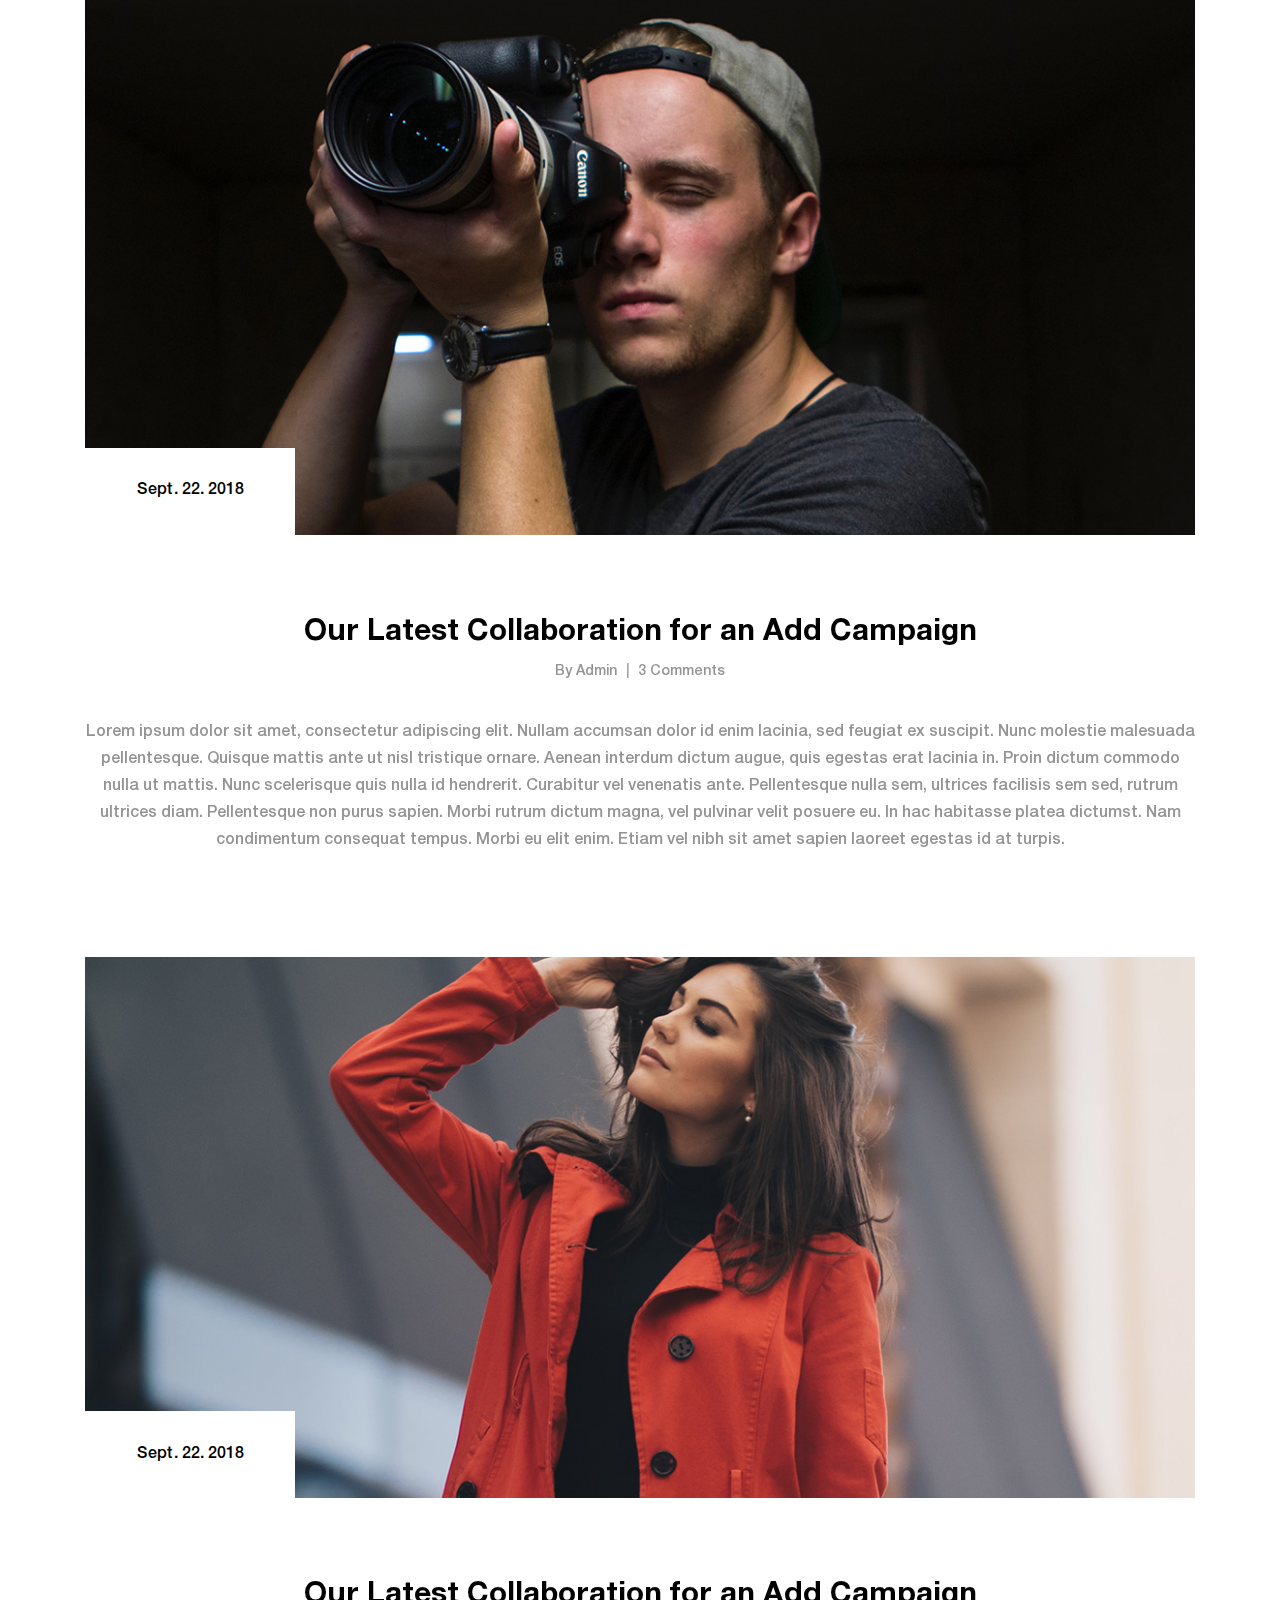
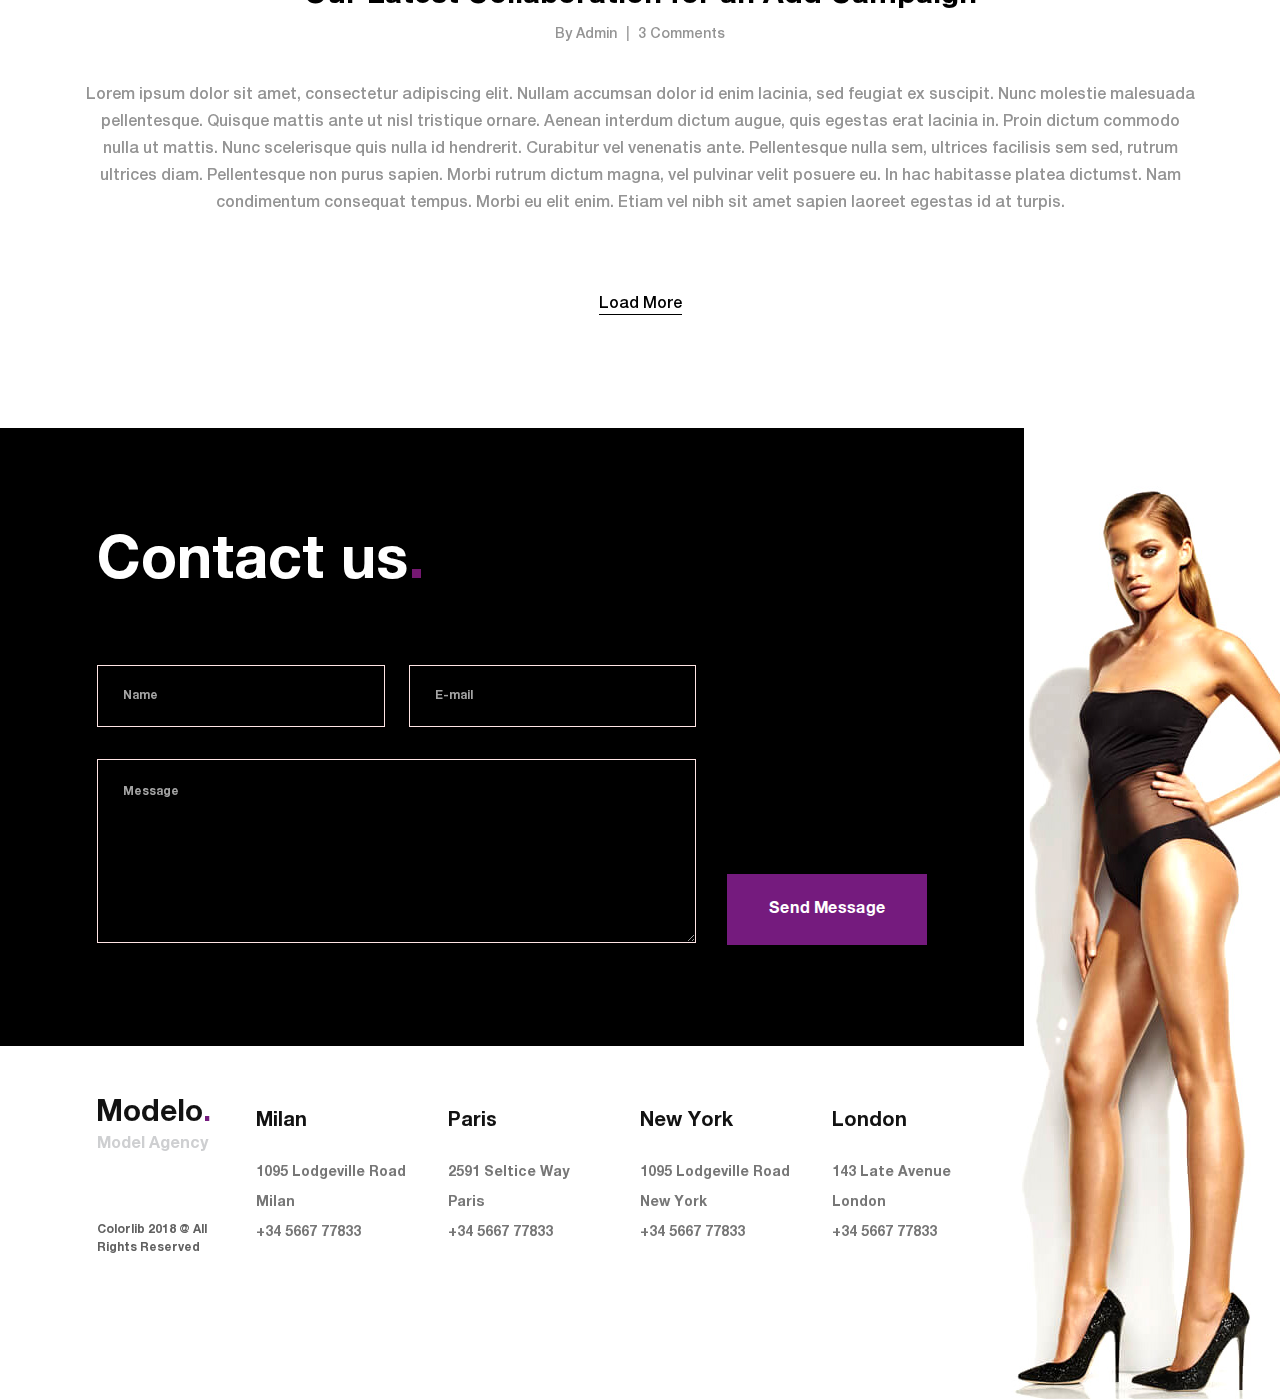
<file: blog.html>
<!DOCTYPE html>
<html lang="en">
<head>
<title>Blog</title>
<meta charset="utf-8">
<meta http-equiv="X-UA-Compatible" content="IE=edge">
<meta name="description" content="Modelo template project">
<meta name="viewport" content="width=device-width, initial-scale=1">
<link rel="stylesheet" type="text/css" href="styles/bootstrap-4.1.2/bootstrap.min.css">
<link href="plugins/font-awesome-4.7.0/css/font-awesome.min.css" rel="stylesheet" type="text/css">
<link rel="stylesheet" type="text/css" href="styles/blog.css">
<link rel="stylesheet" type="text/css" href="styles/blog_responsive.css">
</head>
<body>

<div class="super_container">
	
	<!-- Header -->

	<header class="header">
		<div class="header_content d-flex flex-row align-items-center justify-content-center">

			<!-- Logo -->
			<div class="logo_container d-flex flex-row align-items-center justify-content-start">
				<div class="logo">
					<a href="#">Modelo<span>.</span></a>
				</div>
				<div class="hamburger"><i class="fa fa-bars" aria-hidden="true"></i></div>
			</div>

			<!-- Main Navigation -->
			<nav class="main_nav">
				<ul class="d-flex flex-row align-items-start justify-content-start">
					<li><a href="index.html">Home</a></li>
					<li><a href="about.html">About us</a></li>
					<li><a href="models.html">Models</a></li>
					<li class="active"><a href="blog.html">News</a></li>
					<li><a href="contact.html">Contact</a></li>
				</ul>
			</nav>

			<!-- Portfolio Submit Button -->
			<div class="submit_button"><a href="#">Submit your portfolio</a></div>
		</div>
	</header>

	<!-- Social Bar -->

	<div class="social_bar">
		<div class="d-flex flex-row align-items-center justify-content-start">
			<ul class="d-flex flex-row align-items-start justify-content-start">
				<li><a href="#">Facebook</a></li>
				<li><a href="#">Twitter</a></li>
				<li><a href="#">Instagram</a></li>
			</ul>
		</div>
	</div>

	<!-- Menu -->

	<div class="menu trans_400 d-flex flex-column align-items-start justify-content-center">
		<div class="menu_close"><i class="fa fa-times" aria-hidden="true"></i></div>
		<div class="menu_content">
			<nav class="menu_nav">
				<ul>
					<li><a href="index.html">Home<span>.</span></a></li>
					<li><a href="about.html">About us<span>.</span></a></li>
					<li><a href="models.html">Models<span>.</span></a></li>
					<li><a href="blog.html">News<span>.</span></a></li>
					<li><a href="contact.html">Contact<span>.</span></a></li>
				</ul>
			</nav>
			<div class="menu_submit"><a href="#">Submit your portfolio</a></div>
		</div>
	</div>

	<!-- Home -->

	<div class="home">
		<div class="parallax_background parallax-window" data-parallax="scroll" data-image-src="images/blog.jpg" data-speed="0.8"></div>
		<div class="home_title">News.</div>
		<div class="home_contact scroll_to d-flex flex-row align-items-end justify-content-center" data-scroll-to="#contact">Get in touch</div>
	</div>

	<!-- Blog -->

	<div class="blog">
		<div class="container">
			<div class="row">
				<div class="col">
					
					<!-- Blog Posts -->
					<div class="blog_posts">
						
						<!-- Blog Post -->
						<div class="blog_post">
							<div class="blog_post_image">
								<img src="images/blog_1.jpg" alt="">
								<div class="blog_post_date"><a href="#"><div class="d-flex flex-column align-items-center justify-content-center">Sept. 22. 2018</div></a></div>
							</div>
							<div class="blog_post_content text-center">
								<div class="blog_post_title"><a href="#"><h2>Our Latest Collaboration for an Add Campaign</h2></a></div>
								<div class="blog_post_info">
									<ul class="d-flex flex-row align-items-start justify-content-center">
										<li><a href="#">By Admin</a></li>
										<li><a href="#">3 Comments</a></li>
									</ul>
								</div>
								<div class="blog_post_text">
									<p>Lorem ipsum dolor sit amet, consectetur adipiscing elit. Nullam accumsan dolor id enim lacinia, sed feugiat ex suscipit. Nunc molestie malesuada pellentesque. Quisque mattis ante ut nisl tristique ornare. Aenean interdum dictum augue, quis egestas erat lacinia in. Proin dictum commodo nulla ut mattis. Nunc scelerisque quis nulla id hendrerit. Curabitur vel venenatis ante. Pellentesque nulla sem, ultrices facilisis sem sed, rutrum ultrices diam. Pellentesque non purus sapien. Morbi rutrum dictum magna, vel pulvinar velit posuere eu. In hac habitasse platea dictumst. Nam condimentum consequat tempus. Morbi eu elit enim. Etiam vel nibh sit amet sapien laoreet egestas id at turpis.</p>
								</div>
							</div>
						</div>

						<!-- Blog Post -->
						<div class="blog_post">
							<div class="blog_post_image">
								<img src="images/blog_2.jpg" alt="">
								<div class="blog_post_date"><a href="#"><div class="d-flex flex-column align-items-center justify-content-center">Sept. 22. 2018</div></a></div>
							</div>
							<div class="blog_post_content text-center">
								<div class="blog_post_title"><a href="#"><h2>Our Latest Collaboration for an Add Campaign</h2></a></div>
								<div class="blog_post_info">
									<ul class="d-flex flex-row align-items-start justify-content-center">
										<li><a href="#">By Admin</a></li>
										<li><a href="#">3 Comments</a></li>
									</ul>
								</div>
								<div class="blog_post_text">
									<p>Lorem ipsum dolor sit amet, consectetur adipiscing elit. Nullam accumsan dolor id enim lacinia, sed feugiat ex suscipit. Nunc molestie malesuada pellentesque. Quisque mattis ante ut nisl tristique ornare. Aenean interdum dictum augue, quis egestas erat lacinia in. Proin dictum commodo nulla ut mattis. Nunc scelerisque quis nulla id hendrerit. Curabitur vel venenatis ante. Pellentesque nulla sem, ultrices facilisis sem sed, rutrum ultrices diam. Pellentesque non purus sapien. Morbi rutrum dictum magna, vel pulvinar velit posuere eu. In hac habitasse platea dictumst. Nam condimentum consequat tempus. Morbi eu elit enim. Etiam vel nibh sit amet sapien laoreet egestas id at turpis.</p>
								</div>
							</div>
						</div>

						<!-- Blog Post -->
						<div class="blog_post">
							<div class="blog_post_image">
								<img src="images/blog_3.jpg" alt="">
								<div class="blog_post_date"><a href="#"><div class="d-flex flex-column align-items-center justify-content-center">Sept. 22. 2018</div></a></div>
							</div>
							<div class="blog_post_content text-center">
								<div class="blog_post_title"><a href="#"><h2>Our Latest Collaboration for an Add Campaign</h2></a></div>
								<div class="blog_post_info">
									<ul class="d-flex flex-row align-items-start justify-content-center">
										<li><a href="#">By Admin</a></li>
										<li><a href="#">3 Comments</a></li>
									</ul>
								</div>
								<div class="blog_post_text">
									<p>Lorem ipsum dolor sit amet, consectetur adipiscing elit. Nullam accumsan dolor id enim lacinia, sed feugiat ex suscipit. Nunc molestie malesuada pellentesque. Quisque mattis ante ut nisl tristique ornare. Aenean interdum dictum augue, quis egestas erat lacinia in. Proin dictum commodo nulla ut mattis. Nunc scelerisque quis nulla id hendrerit. Curabitur vel venenatis ante. Pellentesque nulla sem, ultrices facilisis sem sed, rutrum ultrices diam. Pellentesque non purus sapien. Morbi rutrum dictum magna, vel pulvinar velit posuere eu. In hac habitasse platea dictumst. Nam condimentum consequat tempus. Morbi eu elit enim. Etiam vel nibh sit amet sapien laoreet egestas id at turpis.</p>
								</div>
							</div>
						</div>

					</div>
					<div class="load_more_link text-center"><a href="#">Load More</a></div>
				</div>
			</div>
		</div>
	</div>

	<!-- Footer -->

	<footer class="footer">
		<div class="footer_image"><img src="images/footer.jpg" alt=""></div>
		
		<!-- Contact -->
		<div class="contact" id="contact">
			<div class="container">
				<div class="row">
					<div class="col">
						<div class="contact_content">
							<div class="contact_title">Contact us<span>.</span></div>
							<div class="contact_form_container">
								<form action="#" class="contact_form" id="contact_form">
									<div class="d-flex flex-lg-row flex-column align-items-end justify-content-start">
										<div class="contact_form_content">
											<div class="d-flex flex-xl-row flex-column align-items-center justify-content-between">
												<div>
													<input type="text" class="contact_input" placeholder="Name" required="required">
												</div>
												<div>
													<input type="email" class="contact_input" placeholder="E-mail" required="required">
												</div>
											</div>
											<div>
												<textarea class="contact_input contact_textarea" placeholder="Message" required="required"></textarea>
											</div>
										</div>
										<div class="contact_form_button_container">
											<button class="contact_form_button button">Send Message</button>
										</div>
									</div>
								</form>
							</div>
						</div>
					</div>
				</div>
			</div>			
		</div>
		<div class="footer_container">
			<div class="container">
				<div class="row">
					<div class="col">
						<div class="footer_container_inner d-flex flex-xl-row flex-column align-items-start justify-content-start">
							<div>
								<div class="footer_logo_container">
									<a href="#">
										<div>Modelo<span>.</span></div>
										<div>Model Agency</div>
									</a>
								</div>
								<div class="copyright">Colorlib 2018 @ All Rights Reserved</div>
							</div>
							<div class="footer_content d-flex flex-sm-row flex-column align-items-start justify-content-start flex-wrap">
								
								<!-- Footer Column -->
								<div class="footer_col">
									<div class="footer_title">Milan</div>
									<div class="footer_list">
										<ul>
											<li>1095 Lodgeville Road</li>
											<li>Milan</li>
											<li>+34 5667 77833</li>
										</ul>
									</div>
								</div>

								<!-- Footer Column -->
								<div class="footer_col">
									<div class="footer_title">Paris</div>
									<div class="footer_list">
										<ul>
											<li>2591 Seltice Way</li>
											<li>Paris</li>
											<li>+34 5667 77833</li>
										</ul>
									</div>
								</div>

								<!-- Footer Column -->
								<div class="footer_col">
									<div class="footer_title">New York</div>
									<div class="footer_list">
										<ul>
											<li>1095 Lodgeville Road</li>
											<li>New York</li>
											<li>+34 5667 77833</li>
										</ul>
									</div>
								</div>

								<!-- Footer Column -->
								<div class="footer_col">
									<div class="footer_title">London</div>
									<div class="footer_list">
										<ul>
											<li>143 Late Avenue</li>
											<li>London</li>
											<li>+34 5667 77833</li>
										</ul>
									</div>
								</div>

							</div>
						</div>
					</div>
				</div>
			</div>		
		</div>
	</footer>
</div>

<script src="js/jquery-3.3.1.min.js"></script>
<script src="styles/bootstrap-4.1.2/popper.js"></script>
<script src="styles/bootstrap-4.1.2/bootstrap.min.js"></script>
<script src="plugins/greensock/TweenMax.min.js"></script>
<script src="plugins/greensock/TimelineMax.min.js"></script>
<script src="plugins/scrollmagic/ScrollMagic.min.js"></script>
<script src="plugins/greensock/animation.gsap.min.js"></script>
<script src="plugins/greensock/ScrollToPlugin.min.js"></script>
<script src="plugins/easing/easing.js"></script>
<script src="plugins/parallax-js-master/parallax.min.js"></script>
<script src="plugins/scrollTo/jquery.scrollTo.min.js"></script>
<script src="js/blog.js"></script>
</body>
</html>
</file>
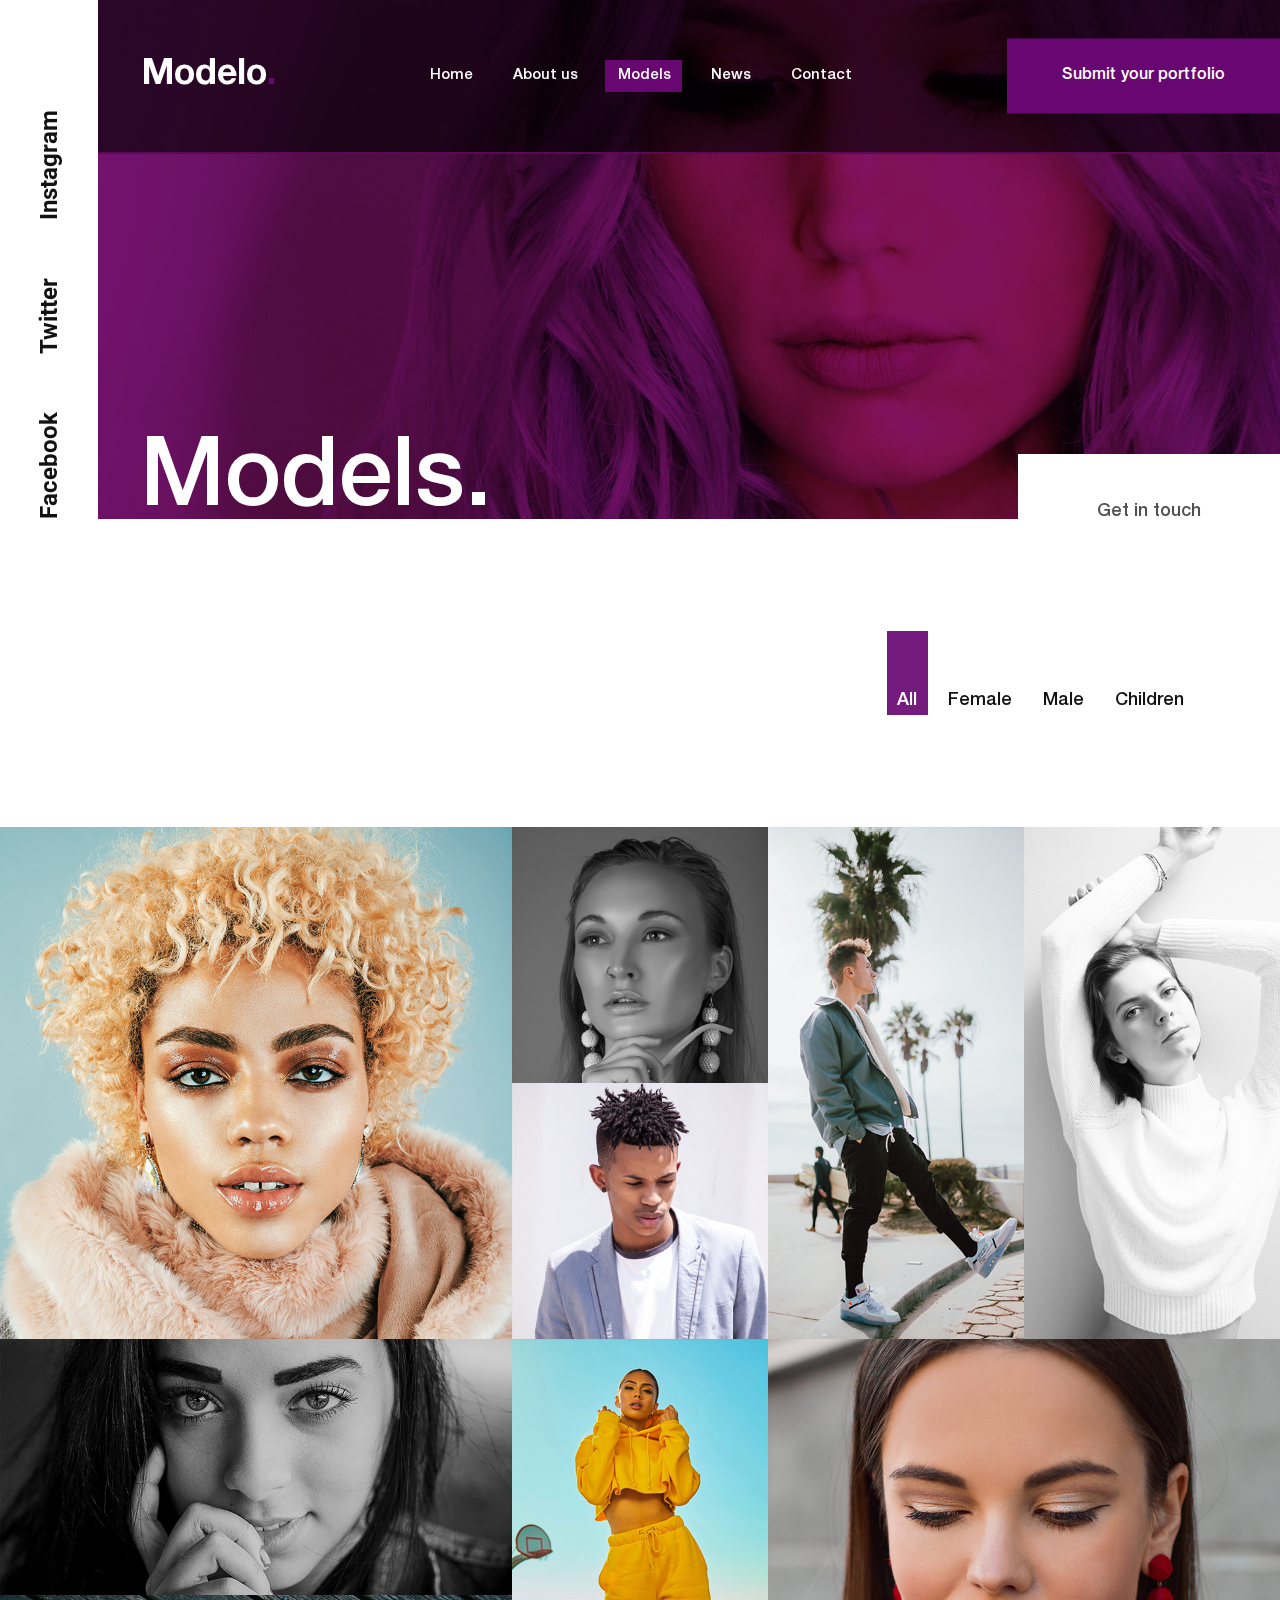
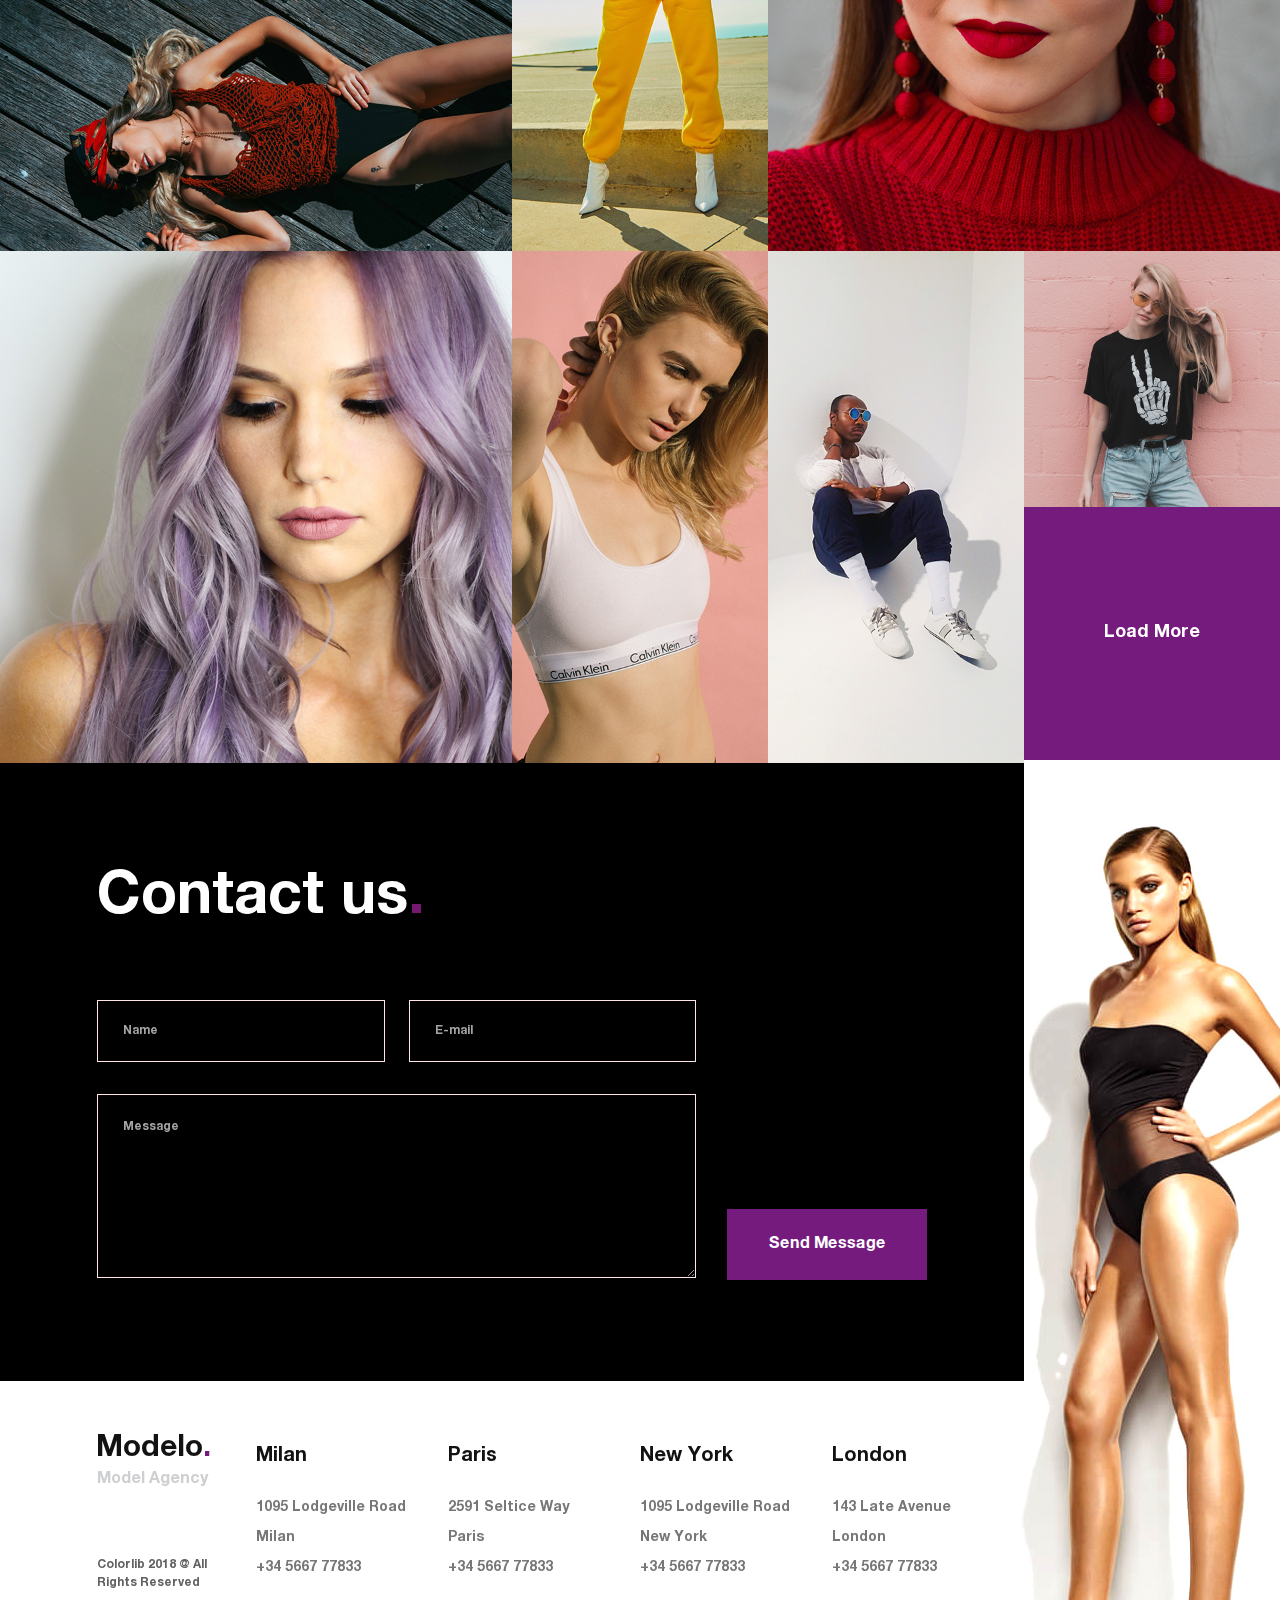
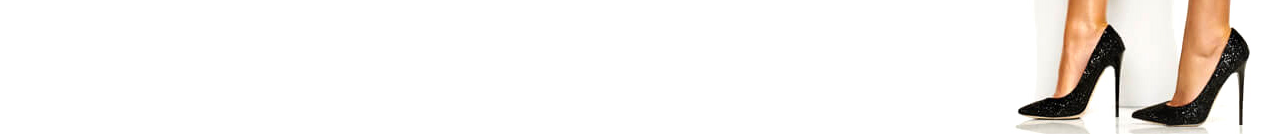
<file: models.html>
<!DOCTYPE html>
<html lang="en">
<head>
<title>Models</title>
<meta charset="utf-8">
<meta http-equiv="X-UA-Compatible" content="IE=edge">
<meta name="description" content="Modelo template project">
<meta name="viewport" content="width=device-width, initial-scale=1">
<link rel="stylesheet" type="text/css" href="styles/bootstrap-4.1.2/bootstrap.min.css">
<link href="plugins/font-awesome-4.7.0/css/font-awesome.min.css" rel="stylesheet" type="text/css">
<link rel="stylesheet" type="text/css" href="styles/models.css">
<link rel="stylesheet" type="text/css" href="styles/models_responsive.css">
</head>
<body>

<div class="super_container">
	
	<!-- Header -->

	<header class="header">
		<div class="header_content d-flex flex-row align-items-center justify-content-center">

			<!-- Logo -->
			<div class="logo_container d-flex flex-row align-items-center justify-content-start">
				<div class="logo">
					<a href="#">Modelo<span>.</span></a>
				</div>
				<div class="hamburger"><i class="fa fa-bars" aria-hidden="true"></i></div>
			</div>

			<!-- Main Navigation -->
			<nav class="main_nav">
				<ul class="d-flex flex-row align-items-start justify-content-start">
					<li><a href="index.html">Home</a></li>
					<li><a href="about.html">About us</a></li>
					<li class="active"><a href="models.html">Models</a></li>
					<li><a href="blog.html">News</a></li>
					<li><a href="contact.html">Contact</a></li>
				</ul>
			</nav>

			<!-- Portfolio Submit Button -->
			<div class="submit_button"><a href="#">Submit your portfolio</a></div>
		</div>
	</header>

	<!-- Social Bar -->

	<div class="social_bar">
		<div class="d-flex flex-row align-items-center justify-content-start">
			<ul class="d-flex flex-row align-items-start justify-content-start">
				<li><a href="#">Facebook</a></li>
				<li><a href="#">Twitter</a></li>
				<li><a href="#">Instagram</a></li>
			</ul>
		</div>
	</div>

	<!-- Menu -->

	<div class="menu trans_400 d-flex flex-column align-items-start justify-content-center">
		<div class="menu_close"><i class="fa fa-times" aria-hidden="true"></i></div>
		<div class="menu_content">
			<nav class="menu_nav">
				<ul>
					<li><a href="index.html">Home<span>.</span></a></li>
					<li><a href="about.html">About us<span>.</span></a></li>
					<li><a href="models.html">Models<span>.</span></a></li>
					<li><a href="blog.html">News<span>.</span></a></li>
					<li><a href="contact.html">Contact<span>.</span></a></li>
				</ul>
			</nav>
			<div class="menu_submit"><a href="#">Submit your portfolio</a></div>
		</div>
	</div>

	<!-- Home -->

	<div class="home">
		<div class="parallax_background parallax-window" data-parallax="scroll" data-image-src="images/models.jpg" data-speed="0.8"></div>
		<div class="home_title">Models.</div>
		<div class="home_contact scroll_to d-flex flex-row align-items-end justify-content-center" data-scroll-to="#contact">Get in touch</div>
	</div>

	<!-- Models -->

	<div class="models">
		<div>
			<div class="container">
				<div class="row">
					<div class="col">
						<div class="models_bar d-flex flex-row align-items-center justify-content-end">
							<div class="isotope_filtering_container ml-auto">
								<ul class="isotope_filtering d-flex flex-row align-items-start justify-content-start">
									<li class="active item_filter_btn" data-filter="*">All</li>
									<li class="item_filter_btn" data-filter=".female">Female</li>
									<li class="item_filter_btn" data-filter=".male">Male</li>
									<li class="item_filter_btn" data-filter=".children">Children</li>
								</ul>
							</div>
						</div>
					</div>
				</div>
			</div>
		</div>
		<div class="models_container">
			
			<!-- Model -->
			<div class="model model_big female">
				<a href="single.html">
					<img src="images/model_1.jpg" alt="">
					<span class="model_overlay d-flex flex-column align-items-center justify-content-center">
						<span class="model_name">Alicia Williams</span>
						<span class="model_link">View Portfolio</span>
					</span>
				</a>
			</div>

			<!-- Model -->
			<div class="model model_small female">
				<a href="single.html">
					<img src="images/model_2.jpg" alt="">
					<span class="model_overlay d-flex flex-column align-items-center justify-content-center">
						<span class="model_name">Alicia Williams</span>
						<span class="model_link">View Portfolio</span>
					</span>
				</a>
			</div>

			<!-- Model -->
			<div class="model model_tall male">
				<a href="single.html">
					<img src="images/model_4.jpg" alt="">
					<span class="model_overlay d-flex flex-column align-items-center justify-content-center">
						<span class="model_name">Alicia Williams</span>
						<span class="model_link">View Portfolio</span>
					</span>
				</a>
			</div>

			<!-- Model -->
			<div class="model model_tall children">
				<a href="single.html">
					<img src="images/model_5.jpg" alt="">
					<span class="model_overlay d-flex flex-column align-items-center justify-content-center">
						<span class="model_name">Alicia Williams</span>
						<span class="model_link">View Portfolio</span>
					</span>
				</a>
			</div>

			<!-- Model -->
			<div class="model model_small female">
				<a href="single.html">
					<img src="images/model_3.jpg" alt="">
					<span class="model_overlay d-flex flex-column align-items-center justify-content-center">
						<span class="model_name">Alicia Williams</span>
						<span class="model_link">View Portfolio</span>
					</span>
				</a>
			</div>

			<!-- Model -->
			<div class="model model_wide children">
				<a href="single.html">
					<img src="images/model_6.jpg" alt="">
					<span class="model_overlay d-flex flex-column align-items-center justify-content-center">
						<span class="model_name">Alicia Williams</span>
						<span class="model_link">View Portfolio</span>
					</span>
				</a>
			</div>

			<!-- Model -->
			<div class="model model_tall female">
				<a href="single.html">
					<img src="images/model_8.jpg" alt="">
					<span class="model_overlay d-flex flex-column align-items-center justify-content-center">
						<span class="model_name">Alicia Williams</span>
						<span class="model_link">View Portfolio</span>
					</span>
				</a>
			</div>

			<!-- Model -->
			<div class="model model_big male">
				<a href="single.html">
					<img src="images/model_9.jpg" alt="">
					<span class="model_overlay d-flex flex-column align-items-center justify-content-center">
						<span class="model_name">Alicia Williams</span>
						<span class="model_link">View Portfolio</span>
					</span>
				</a>
			</div>

			<!-- Model -->
			<div class="model model_wide female">
				<a href="single.html">
					<img src="images/model_7.jpg" alt="">
					<span class="model_overlay d-flex flex-column align-items-center justify-content-center">
						<span class="model_name">Alicia Williams</span>
						<span class="model_link">View Portfolio</span>
					</span>
				</a>
			</div>

			<!-- Model -->
			<div class="model model_big female">
				<a href="single.html">
					<img src="images/model_10.jpg" alt="">
					<span class="model_overlay d-flex flex-column align-items-center justify-content-center">
						<span class="model_name">Alicia Williams</span>
						<span class="model_link">View Portfolio</span>
					</span>
				</a>
			</div>

			<!-- Model -->
			<div class="model model_tall female">
				<a href="single.html">
					<img src="images/model_11.jpg" alt="">
					<span class="model_overlay d-flex flex-column align-items-center justify-content-center">
						<span class="model_name">Alicia Williams</span>
						<span class="model_link">View Portfolio</span>
					</span>
				</a>
			</div>

			<!-- Model -->
			<div class="model model_tall male">
				<a href="single.html">
					<img src="images/model_12.jpg" alt="">
					<span class="model_overlay d-flex flex-column align-items-center justify-content-center">
						<span class="model_name">Alicia Williams</span>
						<span class="model_link">View Portfolio</span>
					</span>
				</a>
			</div>

			<!-- Model -->
			<div class="model model_small children">
				<a href="single.html">
					<img src="images/model_13.jpg" alt="">
					<span class="model_overlay d-flex flex-column align-items-center justify-content-center">
						<span class="model_name">Alicia Williams</span>
						<span class="model_link">View Portfolio</span>
					</span>
				</a>
			</div>

			<!-- Model -->
			<div class="model model_small all_models">
				<a href="single.html" class="d-flex flex-column align-items-center justify-content-center">
					<div>Load More</div>
				</a>
			</div>

		</div>
	</div>

	<!-- Footer -->

	<footer class="footer">
		<div class="footer_image"><img src="images/footer.jpg" alt=""></div>
		
		<!-- Contact -->
		<div class="contact" id="contact">
			<div class="container">
				<div class="row">
					<div class="col">
						<div class="contact_content">
							<div class="contact_title">Contact us<span>.</span></div>
							<div class="contact_form_container">
								<form action="#" class="contact_form" id="contact_form">
									<div class="d-flex flex-lg-row flex-column align-items-end justify-content-start">
										<div class="contact_form_content">
											<div class="d-flex flex-xl-row flex-column align-items-center justify-content-between">
												<div>
													<input type="text" class="contact_input" placeholder="Name" required="required">
												</div>
												<div>
													<input type="email" class="contact_input" placeholder="E-mail" required="required">
												</div>
											</div>
											<div>
												<textarea class="contact_input contact_textarea" placeholder="Message" required="required"></textarea>
											</div>
										</div>
										<div class="contact_form_button_container">
											<button class="contact_form_button button">Send Message</button>
										</div>
									</div>
								</form>
							</div>
						</div>
					</div>
				</div>
			</div>			
		</div>
		<div class="footer_container">
			<div class="container">
				<div class="row">
					<div class="col">
						<div class="footer_container_inner d-flex flex-xl-row flex-column align-items-start justify-content-start">
							<div>
								<div class="footer_logo_container">
									<a href="#">
										<div>Modelo<span>.</span></div>
										<div>Model Agency</div>
									</a>
								</div>
								<div class="copyright">Colorlib 2018 @ All Rights Reserved</div>
							</div>
							<div class="footer_content d-flex flex-sm-row flex-column align-items-start justify-content-start flex-wrap">
								
								<!-- Footer Column -->
								<div class="footer_col">
									<div class="footer_title">Milan</div>
									<div class="footer_list">
										<ul>
											<li>1095 Lodgeville Road</li>
											<li>Milan</li>
											<li>+34 5667 77833</li>
										</ul>
									</div>
								</div>

								<!-- Footer Column -->
								<div class="footer_col">
									<div class="footer_title">Paris</div>
									<div class="footer_list">
										<ul>
											<li>2591 Seltice Way</li>
											<li>Paris</li>
											<li>+34 5667 77833</li>
										</ul>
									</div>
								</div>

								<!-- Footer Column -->
								<div class="footer_col">
									<div class="footer_title">New York</div>
									<div class="footer_list">
										<ul>
											<li>1095 Lodgeville Road</li>
											<li>New York</li>
											<li>+34 5667 77833</li>
										</ul>
									</div>
								</div>

								<!-- Footer Column -->
								<div class="footer_col">
									<div class="footer_title">London</div>
									<div class="footer_list">
										<ul>
											<li>143 Late Avenue</li>
											<li>London</li>
											<li>+34 5667 77833</li>
										</ul>
									</div>
								</div>

							</div>
						</div>
					</div>
				</div>
			</div>		
		</div>
	</footer>
</div>

<script src="js/jquery-3.3.1.min.js"></script>
<script src="styles/bootstrap-4.1.2/popper.js"></script>
<script src="styles/bootstrap-4.1.2/bootstrap.min.js"></script>
<script src="plugins/greensock/TweenMax.min.js"></script>
<script src="plugins/greensock/TimelineMax.min.js"></script>
<script src="plugins/scrollmagic/ScrollMagic.min.js"></script>
<script src="plugins/greensock/animation.gsap.min.js"></script>
<script src="plugins/greensock/ScrollToPlugin.min.js"></script>
<script src="plugins/Isotope/isotope.pkgd.min.js"></script>
<script src="plugins/easing/easing.js"></script>
<script src="plugins/parallax-js-master/parallax.min.js"></script>
<script src="plugins/scrollTo/jquery.scrollTo.min.js"></script>
<script src="js/models.js"></script>
</body>
</html>
</file>
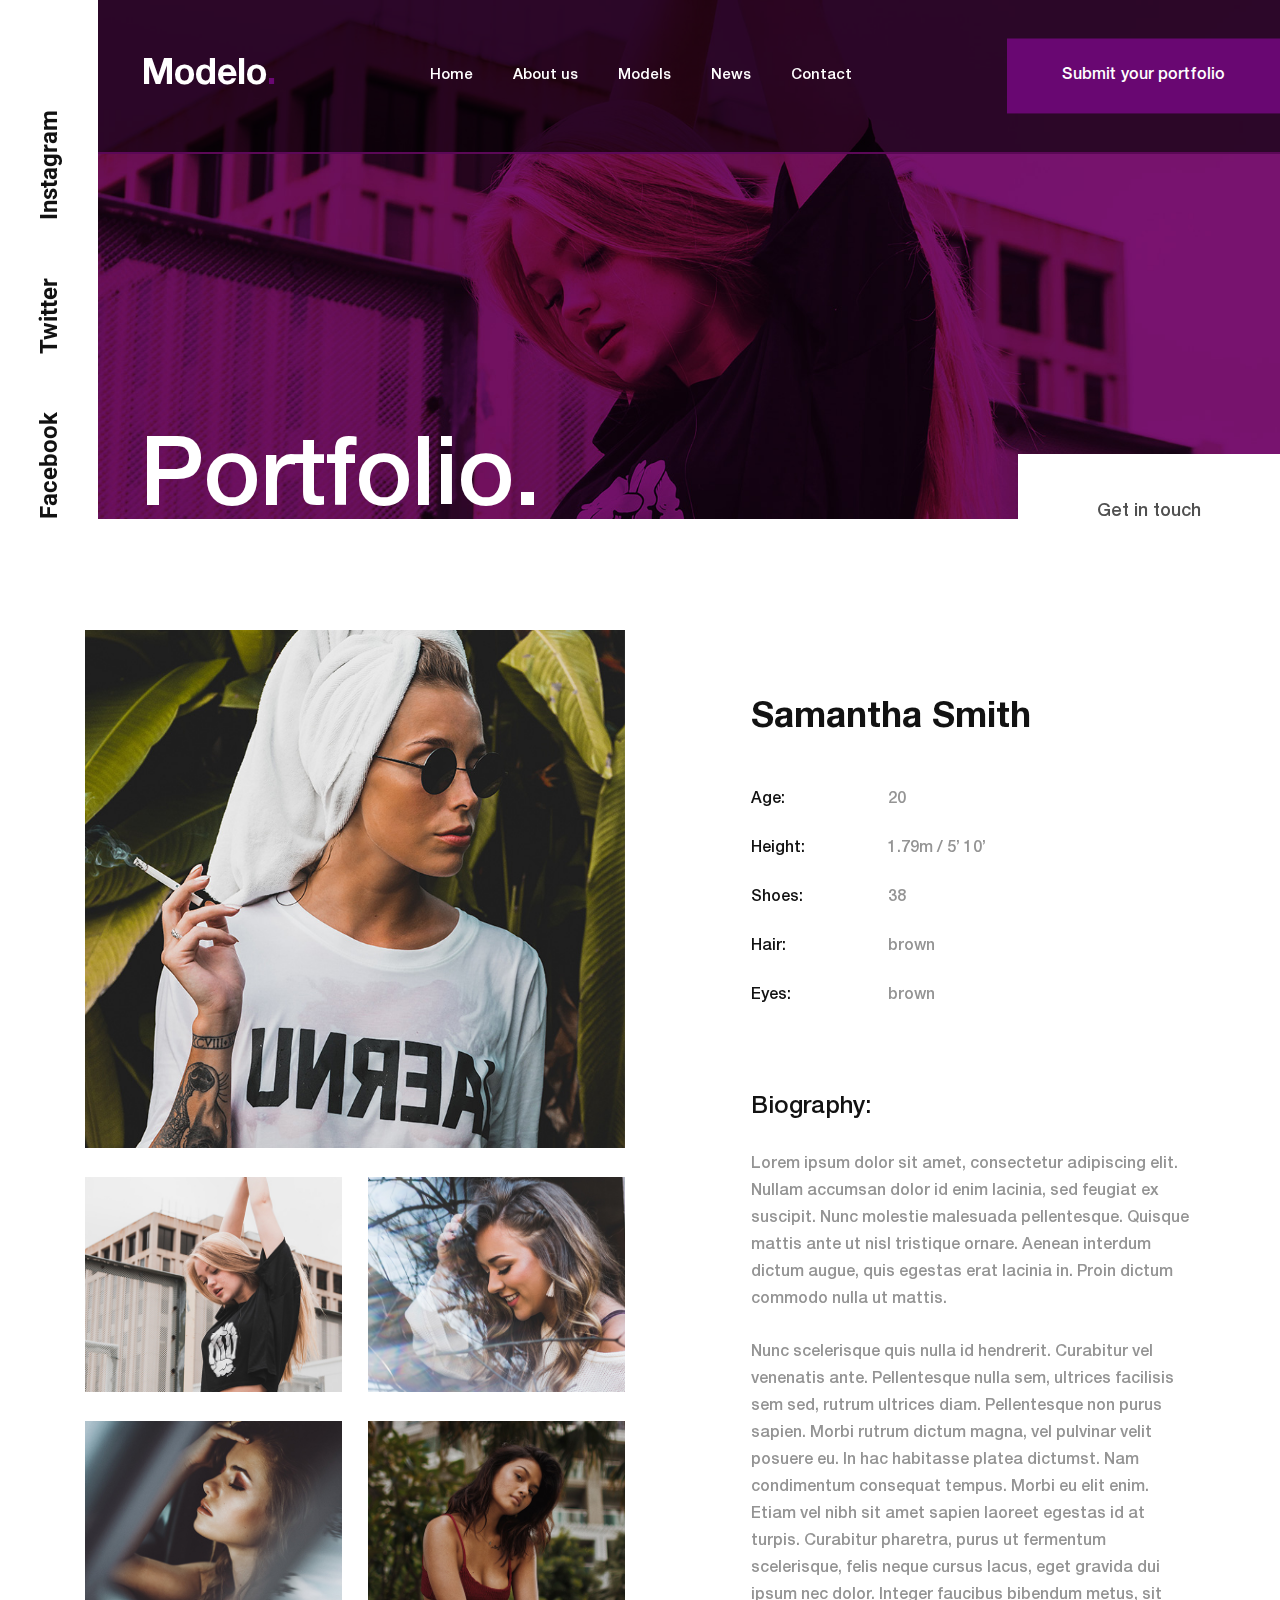
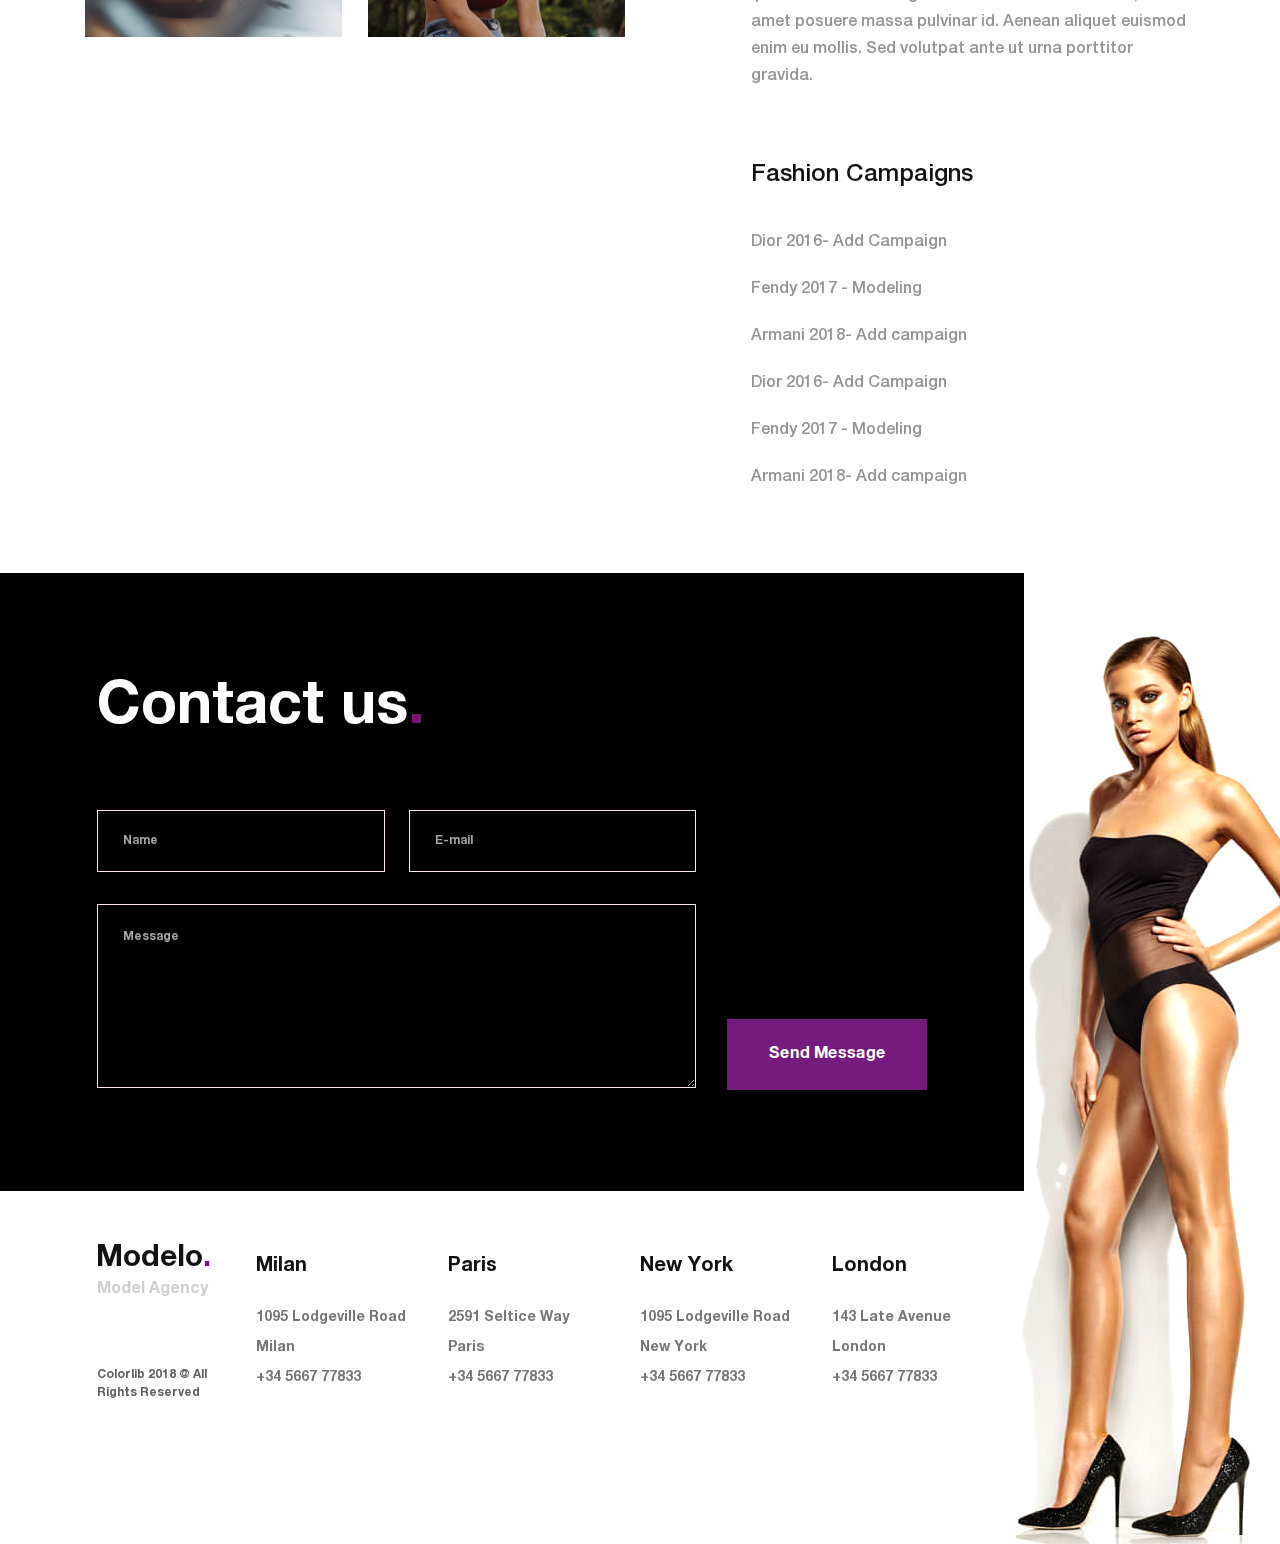
<file: single.html>
<!DOCTYPE html>
<html lang="en">
<head>
<title>Single Model</title>
<meta charset="utf-8">
<meta http-equiv="X-UA-Compatible" content="IE=edge">
<meta name="description" content="Modelo template project">
<meta name="viewport" content="width=device-width, initial-scale=1">
<link rel="stylesheet" type="text/css" href="styles/bootstrap-4.1.2/bootstrap.min.css">
<link href="plugins/font-awesome-4.7.0/css/font-awesome.min.css" rel="stylesheet" type="text/css">
<link href="plugins/colorbox/colorbox.css" rel="stylesheet" type="text/css">
<link rel="stylesheet" type="text/css" href="styles/single.css">
<link rel="stylesheet" type="text/css" href="styles/single_responsive.css">
</head>
<body>

<div class="super_container">
	
	<!-- Header -->

	<header class="header">
		<div class="header_content d-flex flex-row align-items-center justify-content-center">

			<!-- Logo -->
			<div class="logo_container d-flex flex-row align-items-center justify-content-start">
				<div class="logo">
					<a href="#">Modelo<span>.</span></a>
				</div>
				<div class="hamburger"><i class="fa fa-bars" aria-hidden="true"></i></div>
			</div>

			<!-- Main Navigation -->
			<nav class="main_nav">
				<ul class="d-flex flex-row align-items-start justify-content-start">
					<li><a href="index.html">Home</a></li>
					<li><a href="about.html">About us</a></li>
					<li><a href="models.html">Models</a></li>
					<li><a href="blog.html">News</a></li>
					<li><a href="contact.html">Contact</a></li>
				</ul>
			</nav>

			<!-- Portfolio Submit Button -->
			<div class="submit_button"><a href="#">Submit your portfolio</a></div>
		</div>
	</header>

	<!-- Social Bar -->

	<div class="social_bar">
		<div class="d-flex flex-row align-items-center justify-content-start">
			<ul class="d-flex flex-row align-items-start justify-content-start">
				<li><a href="#">Facebook</a></li>
				<li><a href="#">Twitter</a></li>
				<li><a href="#">Instagram</a></li>
			</ul>
		</div>
	</div>

	<!-- Menu -->

	<div class="menu trans_400 d-flex flex-column align-items-start justify-content-center">
		<div class="menu_close"><i class="fa fa-times" aria-hidden="true"></i></div>
		<div class="menu_content">
			<nav class="menu_nav">
				<ul>
					<li><a href="index.html">Home<span>.</span></a></li>
					<li><a href="about.html">About us<span>.</span></a></li>
					<li><a href="models.html">Models<span>.</span></a></li>
					<li><a href="blog.html">News<span>.</span></a></li>
					<li><a href="contact.html">Contact<span>.</span></a></li>
				</ul>
			</nav>
			<div class="menu_submit"><a href="#">Submit your portfolio</a></div>
		</div>
	</div>

	<!-- Home -->

	<div class="home">
		<div class="parallax_background parallax-window" data-parallax="scroll" data-image-src="images/single.jpg" data-speed="0.8"></div>
		<div class="home_title">Portfolio.</div>
		<div class="home_contact scroll_to d-flex flex-row align-items-end justify-content-center" data-scroll-to="#contact">Get in touch</div>
	</div>

	<!-- Model -->

	<div class="model">
		<div class="container">
			<div class="row">
				
				<!-- Model Images -->
				<div class="col-lg-6 order-lg-1 order-2">
					<div class="model_images d-flex flex-row align-items-start justify-content-between flex-wrap">
						<div class="model_image model_image_full"><a class="colorbox" href="images/week_model_1.jpg"><img src="images/week_model_1.jpg" alt=""></a></div>
						<div class="model_image model_image_half"><a class="colorbox" href="images/model_14.jpg"><img src="images/model_14.jpg" alt=""></a></div>
						<div class="model_image model_image_half"><a class="colorbox" href="images/model_15.jpg"><img src="images/model_15.jpg" alt=""></a></div>
						<div class="model_image model_image_half"><a class="colorbox" href="images/model_16.jpg"><img src="images/model_16.jpg" alt=""></a></div>
						<div class="model_image model_image_half"><a class="colorbox" href="images/model_17.jpg"><img src="images/model_17.jpg" alt=""></a></div>
					</div>
				</div>

				<!-- Model Content -->
				<div class="col-lg-6 order-lg-2 order-1">
					<div class="model_content">
						<div class="model_name"><h3>Samantha Smith</h3></div>
						<div class="model_list">
							<ul>
								<li class="d-flex flex-row align-items-start justify-content-start">
									<div>Age:</div>
									<div>20</div>
								</li>
								<li class="d-flex flex-row align-items-start justify-content-start">
									<div>Height:</div>
									<div>1.79m / 5’ 10’</div>
								</li>
								<li class="d-flex flex-row align-items-start justify-content-start">
									<div>Shoes:</div>
									<div>38</div>
								</li>
								<li class="d-flex flex-row align-items-start justify-content-start">
									<div>Hair:</div>
									<div>brown</div>
								</li>
								<li class="d-flex flex-row align-items-start justify-content-start">
									<div>Eyes:</div>
									<div>brown</div>
								</li>
							</ul>
						</div>
						<div class="model_text">
							<div class="model_title">Biography:</div>
							<p>Lorem ipsum dolor sit amet, consectetur adipiscing elit. Nullam accumsan dolor id enim lacinia, sed feugiat ex suscipit. Nunc molestie malesuada pellentesque. Quisque mattis ante ut nisl tristique ornare. Aenean interdum dictum augue, quis egestas erat lacinia in. Proin dictum commodo nulla ut mattis.</p>
							<p>Nunc scelerisque quis nulla id hendrerit. Curabitur vel venenatis ante. Pellentesque nulla sem, ultrices facilisis sem sed, rutrum ultrices diam. Pellentesque non purus sapien. Morbi rutrum dictum magna, vel pulvinar velit posuere eu. In hac habitasse platea dictumst. Nam condimentum consequat tempus. Morbi eu elit enim. Etiam vel nibh sit amet sapien laoreet egestas id at turpis. Curabitur pharetra, purus ut fermentum scelerisque, felis neque cursus lacus, eget gravida dui ipsum nec dolor. Integer faucibus bibendum metus, sit amet posuere massa pulvinar id. Aenean aliquet euismod enim eu mollis. Sed volutpat ante ut urna porttitor gravida.</p>
						</div>
						<div class="model_list_2">
							<div class="model_title">Fashion Campaigns</div>
							<ul>
								<li>Dior 2016- Add Campaign</li>
								<li>Fendy 2017 - Modeling</li>
								<li>Armani 2018- Add campaign</li>
								<li>Dior 2016- Add Campaign</li>
								<li>Fendy 2017 - Modeling</li>
								<li>Armani 2018- Add campaign</li>
							</ul>
						</div>
					</div>
				</div>

			</div>
		</div>
	</div>

	<!-- Footer -->

	<footer class="footer">
		<div class="footer_image"><img src="images/footer.jpg" alt=""></div>
		
		<!-- Contact -->
		<div class="contact" id="contact">
			<div class="container">
				<div class="row">
					<div class="col">
						<div class="contact_content">
							<div class="contact_title">Contact us<span>.</span></div>
							<div class="contact_form_container">
								<form action="#" class="contact_form" id="contact_form">
									<div class="d-flex flex-lg-row flex-column align-items-end justify-content-start">
										<div class="contact_form_content">
											<div class="d-flex flex-xl-row flex-column align-items-center justify-content-between">
												<div>
													<input type="text" class="contact_input" placeholder="Name" required="required">
												</div>
												<div>
													<input type="email" class="contact_input" placeholder="E-mail" required="required">
												</div>
											</div>
											<div>
												<textarea class="contact_input contact_textarea" placeholder="Message" required="required"></textarea>
											</div>
										</div>
										<div class="contact_form_button_container">
											<button class="contact_form_button button">Send Message</button>
										</div>
									</div>
								</form>
							</div>
						</div>
					</div>
				</div>
			</div>			
		</div>
		<div class="footer_container">
			<div class="container">
				<div class="row">
					<div class="col">
						<div class="footer_container_inner d-flex flex-xl-row flex-column align-items-start justify-content-start">
							<div>
								<div class="footer_logo_container">
									<a href="#">
										<div>Modelo<span>.</span></div>
										<div>Model Agency</div>
									</a>
								</div>
								<div class="copyright">Colorlib 2018 @ All Rights Reserved</div>
							</div>
							<div class="footer_content d-flex flex-sm-row flex-column align-items-start justify-content-start flex-wrap">
								
								<!-- Footer Column -->
								<div class="footer_col">
									<div class="footer_title">Milan</div>
									<div class="footer_list">
										<ul>
											<li>1095 Lodgeville Road</li>
											<li>Milan</li>
											<li>+34 5667 77833</li>
										</ul>
									</div>
								</div>

								<!-- Footer Column -->
								<div class="footer_col">
									<div class="footer_title">Paris</div>
									<div class="footer_list">
										<ul>
											<li>2591 Seltice Way</li>
											<li>Paris</li>
											<li>+34 5667 77833</li>
										</ul>
									</div>
								</div>

								<!-- Footer Column -->
								<div class="footer_col">
									<div class="footer_title">New York</div>
									<div class="footer_list">
										<ul>
											<li>1095 Lodgeville Road</li>
											<li>New York</li>
											<li>+34 5667 77833</li>
										</ul>
									</div>
								</div>

								<!-- Footer Column -->
								<div class="footer_col">
									<div class="footer_title">London</div>
									<div class="footer_list">
										<ul>
											<li>143 Late Avenue</li>
											<li>London</li>
											<li>+34 5667 77833</li>
										</ul>
									</div>
								</div>

							</div>
						</div>
					</div>
				</div>
			</div>		
		</div>
	</footer>
</div>

<script src="js/jquery-3.3.1.min.js"></script>
<script src="styles/bootstrap-4.1.2/popper.js"></script>
<script src="styles/bootstrap-4.1.2/bootstrap.min.js"></script>
<script src="plugins/greensock/TweenMax.min.js"></script>
<script src="plugins/greensock/TimelineMax.min.js"></script>
<script src="plugins/scrollmagic/ScrollMagic.min.js"></script>
<script src="plugins/greensock/animation.gsap.min.js"></script>
<script src="plugins/greensock/ScrollToPlugin.min.js"></script>
<script src="plugins/easing/easing.js"></script>
<script src="plugins/colorbox/jquery.colorbox-min.js"></script>
<script src="plugins/parallax-js-master/parallax.min.js"></script>
<script src="plugins/scrollTo/jquery.scrollTo.min.js"></script>
<script src="js/single.js"></script>
</body>
</html>
</file>
<file: styles/main_styles.css>
@charset "utf-8";
/* CSS Document */

/******************************

[Table of Contents]

1. Fonts
2. Body and some general stuff
3. Header
4. Social Bar
5. Menu
6. Home
7. Intro
8. Models
9. Model of the Week
10. Footer


******************************/

/***********
1. Fonts
***********/

@import url('https://fonts.googleapis.com/css?family=Roboto:700');

@font-face
{
	font-family: 'HelveticaNeueLTProBd';
	src: url('../fonts/HelveticaNeueLTPro-Bd.eot'); /* IE9 Compat Modes */
  	src: url('../fonts/HelveticaNeueLTPro-Bd.eot?#iefix') format('embedded-opentype'), /* IE6-IE8 */
		url('../fonts/HelveticaNeueLTPro-Bd.woff2') format('woff2'), /* Super Modern Browsers */
		url('../fonts/HelveticaNeueLTPro-Bd.woff') format('woff'), /* Pretty Modern Browsers */
		url('../fonts/HelveticaNeueLTPro-Bd.ttf')  format('truetype'); /* Safari, Android, iOS */
	font-weight: bold;
}

@font-face
{
	font-family: 'HelveticaNeueLTProMd';
	src: url('../fonts/HelveticaNeueLTPro-Md.eot'); /* IE9 Compat Modes */
  	src: url('../fonts/HelveticaNeueLTPro-Md.eot?#iefix') format('embedded-opentype'), /* IE6-IE8 */
		url('../fonts/HelveticaNeueLTPro-Md.woff2') format('woff2'), /* Super Modern Browsers */
		url('../fonts/HelveticaNeueLTPro-Md.woff') format('woff'), /* Pretty Modern Browsers */
		url('../fonts/HelveticaNeueLTPro-Md.ttf')  format('truetype'); /* Safari, Android, iOS */
	font-weight: normal;
}

/*********************************
2. Body and some general stuff
*********************************/

*
{
	margin: 0;
	padding: 0;
	-webkit-font-smoothing: antialiased;
	-webkit-text-shadow: rgba(0,0,0,.01) 0 0 1px;
	text-shadow: rgba(0,0,0,.01) 0 0 1px;
}
body
{
	font-family: 'HelveticaNeueLTProMd', sans-serif;
	font-size: 14px;
	font-weight: 400;
	background: #FFFFFF;
	color: #a5a5a5;
}
div
{
	display: block;
	position: relative;
	-webkit-box-sizing: border-box;
    -moz-box-sizing: border-box;
    box-sizing: border-box;
}
ul
{
	list-style: none;
	margin-bottom: 0px;
}
p
{
	font-family: 'HelveticaNeueLTProMd', sans-serif;
	font-size: 16px;
	line-height: 1.6875;
	color: #949494;
	-webkit-font-smoothing: antialiased;
	-webkit-text-shadow: rgba(0,0,0,.01) 0 0 1px;
	text-shadow: rgba(0,0,0,.01) 0 0 1px;
}
p a
{
	display: inline;
	position: relative;
	color: inherit;
	border-bottom: solid 1px #ffa07f;
	-webkit-transition: all 200ms ease;
	-moz-transition: all 200ms ease;
	-ms-transition: all 200ms ease;
	-o-transition: all 200ms ease;
	transition: all 200ms ease;
}
p:last-of-type
{
	margin-bottom: 0;
}
a
{
	-webkit-transition: all 200ms ease;
	-moz-transition: all 200ms ease;
	-ms-transition: all 200ms ease;
	-o-transition: all 200ms ease;
	transition: all 200ms ease;
}
a, a:hover, a:visited, a:active, a:link
{
	text-decoration: none;
	-webkit-font-smoothing: antialiased;
	-webkit-text-shadow: rgba(0,0,0,.01) 0 0 1px;
	text-shadow: rgba(0,0,0,.01) 0 0 1px;
}
p a:active
{
	position: relative;
	color: #FF6347;
}
p a:hover
{
	color: #FFFFFF;
	background: #ffa07f;
}
p a:hover::after
{
	opacity: 0.2;
}
::selection
{
	
}
p::selection
{
	
}
h1{font-size: 60px;}
h2{font-size: 48px;}
h3{font-size: 36px;}
h4{font-size: 24px;}
h5{font-size: 18px;}
h1, h2, h3, h4, h5, h6
{
	font-family: 'HelveticaNeueLTProBd', sans-serif;
	-webkit-font-smoothing: antialiased;
	-webkit-text-shadow: rgba(0,0,0,.01) 0 0 1px;
	text-shadow: rgba(0,0,0,.01) 0 0 1px;
	line-height: 1.2;
}
h1::selection, 
h2::selection, 
h3::selection, 
h4::selection, 
h5::selection, 
h6::selection
{
	
}
img
{
	max-width: 100%;
}
button:active
{
	outline: none;
}
.form-control
{
	color: #db5246;
}
section
{
	display: block;
	position: relative;
	box-sizing: border-box;
}
.clear
{
	clear: both;
}
.clearfix::before, .clearfix::after
{
	content: "";
	display: table;
}
.clearfix::after
{
	clear: both;
}
.clearfix
{
	zoom: 1;
}
.float_left
{
	float: left;
}
.float_right
{
	float: right;
}
.trans_200
{
	-webkit-transition: all 200ms ease;
	-moz-transition: all 200ms ease;
	-ms-transition: all 200ms ease;
	-o-transition: all 200ms ease;
	transition: all 200ms ease;
}
.trans_300
{
	-webkit-transition: all 300ms ease;
	-moz-transition: all 300ms ease;
	-ms-transition: all 300ms ease;
	-o-transition: all 300ms ease;
	transition: all 300ms ease;
}
.trans_400
{
	-webkit-transition: all 400ms ease;
	-moz-transition: all 400ms ease;
	-ms-transition: all 400ms ease;
	-o-transition: all 400ms ease;
	transition: all 400ms ease;
}
.trans_500
{
	-webkit-transition: all 500ms ease;
	-moz-transition: all 500ms ease;
	-ms-transition: all 500ms ease;
	-o-transition: all 500ms ease;
	transition: all 500ms ease;
}
.fill_height
{
	height: 100%;
}
.super_container
{
	width: 100%;
	overflow: hidden;
}
.prlx_parent
{
	overflow: hidden;
}
.prlx
{
	height: 130% !important;
}
.parallax-window
{
    min-height: 400px;
    background: transparent;
}
.parallax_background
{
	position: absolute;
	top: 0;
	left: 0;
	width: 100%;
	height: 100%;
}
.background_image
{
	position: absolute;
	top: 0;
	left: 0;
	width: 100%;
	height: 100%;
	background-repeat: no-repeat;
	background-size: cover;
	background-position: center center;
}
.nopadding
{
	padding: 0px !important;
}
.owl-carousel,
.owl-carousel .owl-stage-outer,
.owl-carousel .owl-stage,
.owl-carousel .owl-item,
.owl-carousel .owl-item > div
{
	height: 100%;
}
.section_title_container
{
	width: 100%;
}
.section_title_container > div
{
	width: 80%;
	height: 277px;
	background: #000000;
	padding-left: 80px;
	padding-right: 115px;
}
.section_title h1
{
	font-size: 60px;
	color: #FFFFFF;
}
.section_title h1 span
{
	color: #690772;
}

/*********************************
3. Header
*********************************/

.header
{
	position: fixed;
	top: 0;
	left: 0;
	width: 100%;
	background: #0b0208;
	border-bottom: solid 2px #5b0857;
	z-index: 100;
}
.header_content
{
	width: 100%;
	height: 152px;
	-webkit-transition: all 400ms ease;
	-moz-transition: all 400ms ease;
	-ms-transition: all 400ms ease;
	-o-transition: all 400ms ease;
	transition: all 400ms ease;
}
.header.scrolled .header_content
{
	height: 80px;
}
.main_nav ul li
{
	height: 32px;
	-webkit-transition: all 200ms ease;
	-moz-transition: all 200ms ease;
	-ms-transition: all 200ms ease;
	-o-transition: all 200ms ease;
	transition: all 200ms ease;
}
.main_nav ul li:not(:last-of-type)
{
	margin-right: 26px;
}
.main_nav ul li.active,
.main_nav ul li:hover
{
	background: #690772;
}
.main_nav ul li a
{
	display: block;
	position: relative;
	font-size: 15px;
	color: #FFFFFF;
	line-height: 32px;
	padding-left: 13px;
	padding-right: 11px;
}
.logo_container
{
	position: absolute;
	top: 50%;
	-webkit-transform: translateY(-50%);
	-moz-transform: translateY(-50%);
	-ms-transform: translateY(-50%);
	-o-transform: translateY(-50%);
	transform: translateY(-50%);
	left: 0;
	padding-left: 142px;
}
.logo a
{
	display: block;
	font-family: 'HelveticaNeueLTProBd', sans-serif;
	font-size: 36px;
	color: #FFFFFF;
	line-height: 0.75;
	-webkit-transition: all 400ms ease;
	-moz-transition: all 400ms ease;
	-ms-transition: all 400ms ease;
	-o-transition: all 400ms ease;
	transition: all 400ms ease;
}
.header.scrolled .logo a
{
	font-size: 30px;
}
.logo a span
{
	color: #690772;
}
.submit_button
{
	position: absolute;
	right: 0;
	bottom: 0;
	width: 391px;
	height: 130px;
	background: #690772;
	text-align: center;
	-webkit-transition: all 400ms ease;
	-moz-transition: all 400ms ease;
	-ms-transition: all 400ms ease;
	-o-transition: all 400ms ease;
	transition: all 400ms ease;
}
.header.scrolled .submit_button
{
	height: 100%;
}
.submit_button a
{
	display: block;
	width: 100%;
	height: 100%;
	line-height: 130px;
	font-size: 18px;
	color: #FFFFFF;
	-webkit-transition: all 400ms ease;
	-moz-transition: all 400ms ease;
	-ms-transition: all 400ms ease;
	-o-transition: all 400ms ease;
	transition: all 400ms ease;
}
.header.scrolled .submit_button a
{
	line-height: 80px;
}
.hamburger
{
	display: none;
	margin-left: 10px;
	-webkit-transform: translateY(4px);
	-moz-transform: translateY(4px);
	-ms-transform: translateY(4px);
	-o-transform: translateY(4px);
	transform: translateY(4px);
	cursor: pointer;
}
.hamburger i
{
	font-size: 24px;
	color: #FFFFFF;
	-webkit-transition: all 200ms ease;
	-moz-transition: all 200ms ease;
	-ms-transition: all 200ms ease;
	-o-transition: all 200ms ease;
	transition: all 200ms ease;
}
.hamburger:hover i
{
	color: rgba(255,255,255,0.8);
}

/*********************************
4. Social Bar
*********************************/

.social_bar
{
	position: absolute;
	top: 948px;
	left: 0;
	width: 948px;
	height: 98px;
	background: #FFFFFF;
	z-index: 101;
	-webkit-transform-origin: top left;
	transform-origin: top left;
	-webkit-transform: rotate(-90deg);
	-moz-transform: rotate(-90deg);
	-ms-transform: rotate(-90deg);
	-o-transform: rotate(-90deg);
	transform: rotate(-90deg);
}
.social_bar > div
{
	width: 100%;
	height: 100%;
	padding-left: 196px;
}
.social_bar > div ul li:not(:last-child)
{
	margin-right: 58px;
}
.social_bar > div ul li a
{
	font-family: 'Roboto', sans-serif;
	font-size: 24px;
	font-weight: 700;
	color: #121212;
}
.social_bar > div ul li a:hover
{
	color: #690772;
}

/*********************************
5. Menu
*********************************/

.menu
{
	position: fixed;
	top: 0;
	left: 0;
	width: 100vw;
	height: 100vh;
	background: rgba(255,255,255,0.95);
	padding-left: 225px;
	z-index: 102;
	visibility: hidden;
	opacity: 0;
}
.menu.active
{
	visibility: visible;
	opacity: 1;
}
.menu::after
{
	display: block;
	position: absolute;
	top: 0;
	left: 0;
	width: 98px;
	height: 100vh;
	background: rgba(255,255,255,0.75);
	content: '';
}
.menu_close
{
	position: absolute;
	top: 29px;
	right: 50px;
	cursor: pointer;
	z-index: 1;
}
.menu_close i
{
	font-size: 24px;
	color: #121212;
}
.menu_nav ul li:not(:last-of-type)
{
	margin-bottom: 5px;
}
.menu_nav ul li a
{
	font-family: 'HelveticaNeueLTProBd', sans-serif;
	font-weight: 700;
	font-size: 36px;
	color: #121212;
	line-height: 1.2;
}
.menu_nav ul li a:hover
{
	color: #690772;
}
.menu_nav ul li a span
{
	color: #690772;
}
.menu_submit
{
	margin-top: 50px;
}
.menu_submit a
{
	display: inline-block;
	position: relative;
	font-size: 14px;
	color: rgba(0,0,0,0.62);
}
.menu_submit a::after
{
	display: block;
	position: absolute;
	bottom: 1px;
	left: 0;
	width: 100%;
	height: 1px;
	background: rgba(0,0,0,0.62);
	content: '';
}
.menu_submit a:hover
{
	color: rgba(0,0,0,1);
}
.menu_submit a:hover::after
{
	background: rgba(0,0,0,1);
}

/*********************************
6. Home
*********************************/

.home
{
	width: 100%;
	height: 948px;
}
.home_slider_container
{
	width: 100%;
	height: 100%;
	padding-left: 98px;
}
.home_slider
{
	border-left: solid 1px #a21d94;
}
.home_slider_dots_container
{
	position: absolute;
	left: 142px;
	bottom: 30px;
	z-index: 1;
}
.home_slider_custom_dots li
{
	width: 33px;
	height: 33px;
	text-align: center;
	border: solid 2px transparent;
	line-height: 29px;
	font-size: 14px;
	color: rgba(255,255,255,1);
	cursor: pointer;
	-webkit-transition: all 200ms ease;
	-moz-transition: all 200ms ease;
	-ms-transition: all 200ms ease;
	-o-transition: all 200ms ease;
	transition: all 200ms ease;
}
.home_slider_custom_dots li:not(.active):hover
{
	color: rgba(255,255,255,0.62);
}
.home_slider_custom_dots li:not(:last-of-type)
{
	margin-right: 3px;
}
.home_slider_custom_dots li.active
{
	border: solid 2px rgba(105,7,114,0.62);
}
.home_container
{
	position: absolute;
	left: 0;
	top: 49.65%;
	width: 100%;
}
.home_content
{
	padding-left: 127px;
}
.home_title
{
	font-size: 130px;
	color: #FFFFFF;
	line-height: 1;
}
.home_subtitle
{
	font-size: 24px;
	color: #FFFFFF;
	line-height: 1;
	margin-top: 2px;
}
.fadeIn
{
	-webkit-animation-delay: 900ms;
	animation-delay: 900ms;
}
.slider_nav_container
{
	position: absolute;
	right: 0;
	bottom: 0;
	width: 389px;
	height: 128px;
	background: #FFFFFF;
	z-index: 1;
}
.slider_nav_container > div
{
	width: 100%;
}
.slider_nav
{
	width: 50%;
	height: 64px;
	text-align: center;
	line-height: 64px;
	font-size: 18px;
	color: #505050;
	cursor: pointer;
}
.slider_nav:hover
{
	color: #690772;
}
.slider_prev
{
	border-right: solid 2px #dcdce1;
}
.owl-theme .owl-dots
{
	display: none;
}

/*********************************
7. Intro
*********************************/

.intro
{
	width: 100%;
	background: #FFFFFF;
	padding-top: 105px;
	padding-bottom: 134px;
}
.intro_title h1
{
	color: #121212;
}
.intro_title h1 span
{
	color: #690772;
}
.intro_text
{
	margin-top: 42px;
}
.intro_text p:not(:last-child)
{
	margin-bottom: 26px;
}
.milestones_container
{
	margin-top: 69px;
}
.milestone
{
	-webkit-flex-grow: 1;
	flex-grow: 1;
}
.milestone_counter
{
	font-family: 'HelveticaNeueLTProBd', sans-serif;
	font-size: 72px;
	color: #690772;
	line-height: 0.75;
}
.milestone_title
{
	font-size: 18px;
	color: #121212;
	line-height: 1.2;
	margin-top: 15px;
}
.milestone:first-child
{
	padding-left: 14px;
}
.milestone:nth-child(2)
{
	padding-left: 50px;
}
.milestone:nth-child(3)
{
	padding-left: 80px;
}
.intro_image
{
	position: absolute;
	top: 50%;
	-webkit-transform: translateY(-50%);
	-moz-transform: translateY(-50%);
	-ms-transform: translateY(-50%);
	-o-transform: translateY(-50%);
	transform: translateY(-50%);
	right: 0;
	width: auto;
	padding-right: 55px;
}
.intro_image img
{
	max-width: none;
}

/*********************************
8. Models
*********************************/

.models
{
	background: #FFFFFF;
}
.isotope_filtering_container
{
	-webkit-transform: translateY(-17px);
	-moz-transform: translateY(-17px);
	-ms-transform: translateY(-17px);
	-o-transform: translateY(-17px);
	transform: translateY(-17px);
}
.isotope_filtering li:not(:last-of-type)
{
	margin-right: 10px;
}
.isotope_filtering li
{
	font-size: 18px;
	color: #FFFFFF;
	padding-left: 10px;
	padding-right: 11px;
	padding-top: 64px;
	padding-bottom: 7px;
	line-height: 0.75;
	background: transparent;
	cursor: pointer;
	-webkit-transition: all 200ms ease;
	-moz-transition: all 200ms ease;
	-ms-transition: all 200ms ease;
	-o-transition: all 200ms ease;
	transition: all 200ms ease;
}
.isotope_filtering li.active,
.isotope_filtering li:hover
{
	background: #751b7e;
}
.models_container
{
	
}
.model
{
	float: left;
	width: 20%;
}
.model img
{
	width: 100%;
}
.model_big,
.model_wide
{
	width: 40%;
}
.model_small,
.model_tall
{
	width: 20%;
}
.model_overlay
{
	position: absolute;
	top: 0;
	left: 0;
	width: 100%;
	height: 100%;
	background: rgba(0,0,0,0.85);
	visibility: hidden;
	opacity: 0;
	-webkit-transition: all 200ms ease;
	-moz-transition: all 200ms ease;
	-ms-transition: all 200ms ease;
	-o-transition: all 200ms ease;
	transition: all 200ms ease;
}
.model:hover .model_overlay
{
	visibility: visible;
	opacity: 1;
}
.model_name
{
	font-family: 'HelveticaNeueLTProBd', sans-serif;
	font-size: 30px;
	color: #FFFFFF;
	line-height: 1.2;
}
.model_link
{
	font-family: 'HelveticaNeueLTProBd', sans-serif;
	font-size: 18px;
	color: rgba(255,255,255,0.53);
	line-height: 1.2;
	margin-top: 12px;
}
.see_all_models_link
{
	position: absolute;
	bottom: 0;
	right: -152px;
	width: 152px;
	height: 152px;
	background: #751b7e;
	text-align: center;
}
.see_all_models_link a
{
	display: block;
	position: relative;
	width: 100%;
	height: 100%;
	font-size: 60px;
	color: #FFFFFF;
	line-height: 140px;
}

/*********************************
9. Model of the Week
*********************************/

.week_model
{
	padding-top: 113px;
	background: #FFFFFF;
}
.week_model_content
{
	width: calc(100% + 110px);
	padding-top: 101px;
}
.week_model_title
{
	font-family: 'HelveticaNeueLTProBd', sans-serif;
	font-size: 36px;
	color: #121212;
	line-height: 1.2;
}
.week_model_text
{
	margin-top: 19px;
}
.model_list
{
	margin-top: 45px;
}
.model_list ul li:not(:last-of-type)
{
	margin-bottom: 25px;
}
.model_list ul li > div:first-child
{
	width: 137px;
	color: #121212;
}
.model_list ul li > div:last-child
{
	color: #949494;
}
.week_model_link
{
	margin-top: 51px;
}
.week_model_link a
{
	display: inline-block;
	position: relative;
	font-size: 16px;
	color: #121212;
	line-height: 1.2;
}
.week_model_link a::after
{
	display: block;
	position: absolute;
	bottom: 1px;
	left: 0;
	width: 100%;
	height: 1px;
	background: #121212;
	content: '';
}
.week_model_button
{
	margin-top: 48px;
}
.button
{
	width: 200px;
	height: 71px;
	background: #751b7e;
	text-align: center;
}
.button a
{
	display: block;
	width: 100%;
	height: 100%;
	font-family: 'HelveticaNeueLTProBd', sans-serif;
	font-size: 16px;
	color: #FFFFFF;
	line-height: 71px;
}
.button:hover
{
	background: #121212;
}
.model_slider_container
{
	position: absolute;
	top: 0;
	left: calc(((100vw - 1170px) / 2) * -1);
	padding-left: 97px;
	/*width: calc(100% + 289px);*/
	width: calc(44.62765957446809vw);
	height: 100%;
}
.model_slider
{
	width: 100%;
	height: 100%;
}
.model_nav_container
{
	right: auto;
	left: 97px;
}

/*********************************
10. Footer
*********************************/

.footer
{
	display: block;
	background: #FFFFFF;
	padding-top: 112px;
}
.footer_image
{
	position: absolute;
	right: 15px;
	bottom: 0;
}
.contact
{
	width: 80%;
	background: #000000;
}
.contact .container
{
	max-width: 100%;
	padding-left: 0;
	padding-right: 0;
}
.contact .container .row
{
	margin-left: 0;
	margin-right: 0;
	padding-left: 0;
	padding-right: 0;
}
.contact .container .row .col
{
	padding-left: 0;
	padding-right: 0;
}
.contact_content
{
	padding-top: 101px;
	padding-bottom: 95px;
	padding-left: 97px;
	padding-right: 97px;
}
.contact_title
{
	font-family: 'HelveticaNeueLTProBd', sans-serif;
	font-size: 60px;
	color: #FFFFFF;
	line-height: 1.2;
}
.contact_title span
{
	color: #751871;
}
.contact_form_container
{
	max-width: 1029px;
	margin-top: 64px;
}
.contact_form
{

}
.contact_form_content
{
	width: 100%;
}
.contact_form_content > div:first-child
{
	margin-bottom: 32px;
}
.contact_form_content > div:first-child > div
{
	width: calc((100% - 24px) / 2);
}
.contact_input
{
	width: 100%;
	height: 62px;
	border: solid 1px #ffe5e5;
	background: transparent;
	padding-left: 25px;
	outline: none;
	color: #FFFFFF;
	font-family: 'HelveticaNeueLTProBd', sans-serif;
	font-size: 16px;
	-webkit-transition: all 200ms ease;
	-moz-transition: all 200ms ease;
	-ms-transition: all 200ms ease;
	-o-transition: all 200ms ease;
	transition: all 200ms ease;
}
.contact_input:focus,
.contact_input:hover
{
	border: solid 1px #751b7e;
}
.contact_textarea
{
	height: 184px;
	padding-top: 23px;
}
.contact_input::-webkit-input-placeholder
{
	font-family: 'HelveticaNeueLTProBd', sans-serif;
	font-size: 12px !important;
	color: #a4a4a4 !important;
}
.contact_input:-moz-placeholder
{
	font-family: 'HelveticaNeueLTProBd', sans-serif;
	font-size: 12px !important;
	color: #a4a4a4 !important;
}
.contact_input::-moz-placeholder
{
	font-family: 'HelveticaNeueLTProBd', sans-serif;
	font-size: 12px !important;
	color: #a4a4a4 !important;
} 
.contact_input:-ms-input-placeholder
{ 
	font-family: 'HelveticaNeueLTProBd', sans-serif;
	font-size: 12px !important;
	color: #a4a4a4 !important;
}
.contact_input::input-placeholder
{
	font-family: 'HelveticaNeueLTProBd', sans-serif;
	font-size: 12px !important;
	color: #a4a4a4 !important;
}
.contact_form_button
{
	border: none;
	outline: none;
	margin-left: 31px;
	cursor: pointer;
	color: #FFFFFF;
	font-family: 'HelveticaNeueLTProBd', sans-serif;
    font-size: 16px;
    margin-bottom: 6px;
    -webkit-transition: all 200ms ease;
	-moz-transition: all 200ms ease;
	-ms-transition: all 200ms ease;
	-o-transition: all 200ms ease;
	transition: all 200ms ease;
}
.contact_form_button:hover
{
	background: #FFFFFF;
	color: #121212;
}
.footer_container
{
	width: 80%;
	padding-bottom: 142px;
}
.footer_container .container
{
	max-width: 100%;
	padding-left: 0;
	padding-right: 0;
}
.footer_container .container .row
{
	margin-left: 0;
	margin-right: 0;
	padding-left: 0;
	padding-right: 0;
}
.footer_container .container .row .col
{
	padding-left: 0;
	padding-right: 0;
}
.footer_container_inner > div:first-child
{
	width: 25%;
	padding-left: 97px;
	padding-top: 58px;
	padding-right: 30px;
}
.footer_container_inner > div:last-child
{
	width: 75%;
}
.footer_logo_container
{
	display: inline-block;
}
.footer_logo_container a > div:first-child
{
	font-family: 'HelveticaNeueLTProBd', sans-serif;
	font-size: 36px;
	color: #121212;
	line-height: 0.75;
	margin-left: -1px;
}
.footer_logo_container a > div:first-child span
{
	color: #751b7e;
}
.footer_logo_container a > div:last-child
{
	font-family: 'HelveticaNeueLTProBd', sans-serif;
	font-size: 16px;
	color: #cecfd1;
	margin-top: 12px;
	line-height: 0.75;
}
.copyright
{
	font-family: 'HelveticaNeueLTProBd', sans-serif;
	font-size: 12px;
	color: #616161;
	line-height: 1.5;
	margin-top: 65px;
}
.footer_content
{
	padding-top: 69px;
}
.footer_col
{
	width: 25%;
}
.footer_title
{
	font-family: 'HelveticaNeueLTProBd', sans-serif;
	font-size: 20px;
	color: #121212;
	line-height: 0.75;
}
.footer_list
{
	margin-top: 33px;
}
.footer_list ul li:not(:last-of-type)
{
	margin-bottom: 9px;
}
.footer_list ul li
{
	font-family: 'HelveticaNeueLTProBd', sans-serif;
	font-size: 14px;
	color: #777777;
}
</file>
<file: styles/responsive.css>
@charset "utf-8";
/* CSS Document */

/******************************

[Table of Contents]

1. 1600px
2. 1440px
3. 1280px
4. 1199px
5. 1024px
6. 991px
7. 959px
8. 880px
9. 768px
10. 767px
11. 539px
12. 479px
13. 400px

******************************/

/************
1. 1600px
************/

@media only screen and (max-width: 1600px)
{
	
}

/************
2. 1440px
************/

@media only screen and (max-width: 1440px)
{
	.home_content
	{
		padding-left: 60px;
	}
	.main_nav ul li:not(:last-of-type)
	{
		margin-right: 16px;
	}
	.submit_button
	{
		width: 311px;
	}
	.submit_button a
	{
		font-size: 16px;
	}
	.footer_image
	{
		right: -45px;
	}
}

/************
3. 1380px
************/

@media only screen and (max-width: 1380px)
{
	
}

/************
3. 1280px
************/

@media only screen and (max-width: 1280px)
{
	.submit_button
	{
		top: 50%;
		-webkit-transform: translateY(-50%);
		-moz-transform: translateY(-50%);
		-ms-transform: translateY(-50%);
		-o-transform: translateY(-50%);
		transform: translateY(-50%);
		width: 273px;
		height: 75px;
	}
	.submit_button a
	{
		line-height: 75px;
	}
	.section_title_container > div
	{
		padding-right: 45px;
	}
	.model_name
	{
		font-size: 24px;
	}
	.model_link
	{
		font-size: 16px;
		margin-top: 9px;
	}
	.footer_logo_container a > div:first-child
	{
		font-size: 30px;
	}
}

/************
4. 1199px
************/

@media only screen and (max-width: 1199px)
{
	.hamburger
	{
		display: block;
	}
	.main_nav
	{
		display: none;
	}
	.home_container
	{
		top: 52%;
		-webkit-transform: translateY(-50%);
		-moz-transform: translateY(-50%);
		-ms-transform: translateY(-50%);
		-o-transform: translateY(-50%);
		transform: translateY(-50%);
	}
	.home_title
	{
		font-size: 96px;
	}
	.section_title h1
	{
		font-size: 48px;
	}
	.intro_image
	{
		position: relative;
		top: auto;
		-webkit-transform: none;
		-moz-transform: none;
		-ms-transform: none;
		-o-transform: none;
		transform: none;
		right: auto;
		width: auto;
		padding-right: 0px;
		margin-top: 60px;
		text-align: center;
	}
	.intro_image img
	{
		max-width: 100%;
	}
	.isotope_filtering li
	{
		font-size: 16px;
	}
	.section_title_container > div
	{
		padding-left: 45px;
	}
	.see_all_models_link
	{
		right: -122px;
		width: 122px;
		height: 122px;
	}
	.see_all_models_link a
	{
		font-size: 60px;
		line-height: 106px;
	}
	.week_model_content
	{
		width: 100%;
	}
	.model_col
	{
		padding-top: 105px;
	}
	.model_slider_container
	{
		left: auto;
		position: relative;
		width: 100%;
		height: 450px;
		padding-left: 0;
	}
	.model_nav_container
	{
		left: auto;
		width: 299px;
		height: 91px;
	}
	.model_nav_container .slider_nav
	{
		font-size: 16px;
	}
	.contact_form_content > div:first-child > div
	{
		width: 100%;
	}
	.contact_form_content > div:first-child > div:first-child
	{
		margin-bottom: 32px;
	}
	.footer_container_inner > div:first-child
	{
		width: 100%;
	}
	.footer_container_inner > div:last-child
	{
		width: 100%;
	}
	.footer_content
	{
		padding-left: 97px;
	}
	.footer_image
	{
		right: 15px;
		width: 164px;
	}
}

/************
4. 1100px
************/

@media only screen and (max-width: 1100px)
{
	
}

/************
5. 1024px
************/

@media only screen and (max-width: 1024px)
{
	
}

/************
6. 991px
************/

@media only screen and (max-width: 991px)
{
	.logo_container
	{
		padding-left: 25px;
	}
	.menu
	{
		padding-left: 155px;
	}
	.menu::after
	{
		width: 60px;
	}
	.social_bar
	{
		height: 70px;
		background: transparent;
		z-index: 99;
	}
	.social_bar > div
	{
		padding-left: 30px;
	}
	.social_bar > div ul li:not(:last-child)
	{
		margin-right: 38px;
	}
	.home_slider_container
	{
		padding-left: 0;
	}
	.home_slider_dots_container
	{
		left: 102px;
	}
	.slider_nav_container
	{
		width: 300px;
		height: 108px;
	}
	.social_bar > div ul li a
	{
		font-size: 18px;
		color: #ffffff;
	}
	.home_content
	{
		padding-left: 0;
	}
	.milestone
	{
		padding-left: 0px !important;
	}
	.milestone_counter
	{
		font-size: 56px;
	}
	.milestone_title
	{
		font-size: 16px;
	}
	.model
	{
		width: 50%;
	}
	.model_big,
	.model_wide,
	.model_small,
	.model_tall
	{
		width: 50% !important;
	}
	.section_title_container > div
	{
		width: 100%;
	}
	.see_all_models_link
	{
		right: 0;
		width: 50px;
		height: 50px;
	}
	.see_all_models_link a
	{
		font-size: 24px;
		line-height: 43px;
	}
	.model_slider_container
	{
		height: 690px;
	}
	.contact
	{
		width: 100%;
	}
	.contact .container
	{
		max-width: 720px;
		padding-left: 15px;
		padding-right: 15px;
	}
	.contact .container .row
	{
		margin-left: -15px;
		margin-right: -15px;
	}
	.contact .container .row .col
	{
		padding-left: 15px;
		padding-right: 15px;
	}
	.contact_content
	{
		padding-left: 0;
		padding-right: 0;
	}
	.contact_form_button
	{
		margin-top: 26px;
	}
	.footer_container
	{
		width: 100%;
	}
	.footer_container .container
	{
		max-width: 720px;
		padding-left: 15px;
		padding-right: 15px;
	}
	.footer_container .container .row
	{
		margin-left: -15px;
		margin-right: -15px;
	}
	.footer_container .container .row .col
	{
		padding-left: 15px;
		padding-right: 15px;
	}
	.footer_container_inner > div:first-child
	{
		width: 100%;
		padding-left: 0;
	}
	.footer_container_inner > div:last-child
	{
		width: 100%;
	}
	.footer_col:nth-last-child(n+3)
	{
		margin-bottom: 60px;
	}
	.footer_col
	{
		width: 50%;
	}
	.footer_content
	{
		padding-left: 0;
	}
	.footer_image
	{
		right: -30px;
		width: 230px;
	}
}

/************
7. 959px
************/

@media only screen and (max-width: 959px)
{
	
}

/************
8. 880px
************/

@media only screen and (max-width: 880px)
{
	
}

/************
9. 768px
************/

@media only screen and (max-width: 768px)
{
	
}

/************
10. 767px
************/

@media only screen and (max-width: 767px)
{
	h1
	{
		font-size: 48px;
	}
	.home_slider_nav
	{
		font-size: 16px;
	}
	.milestone
	{
		width: 100%;
	}
	.milestone:not(:last-child)
	{
		margin-bottom: 50px;
	}
	.intro_image
	{
		margin-top: 50px;
	}
	.section_title
	{
		max-width: 300px;
	}
	.section_title h1
	{
		font-size: 40px;
	}
	.isotope_filtering_container
	{
		-webkit-transform: none;
		-moz-transform: none;
		-ms-transform: none;
		-o-transform: none;
		transform: none;
	}
	.model_slider_container
	{
		height: 510px;
	}
	.contact .container
	{
		max-width: 540px;
	}
	.footer_container .container
	{
		max-width: 540px;
	}
	.footer_col
	{
		width: 100%;
	}
	.footer_col:nth-last-child(n+3)
	{
		margin-bottom: 0px;
	}
	.footer_col:not(:last-child)
	{
		margin-bottom: 60px;
	}
	.footer_image
	{
		right: -30px;
		width: 242px;
		bottom: 146px;
	}
}

/************
11. 575px
************/

@media only screen and (max-width: 575px)
{
	p
	{
		font-size: 14px;
	}
	h1
	{
		font-size: 36px;
	}
	.menu
	{
		padding-left: 65px;
	}
	.menu::after
	{
		width: 7px;
	}
	.header_content
	{
		height: 80px;
	}
	.logo_container
	{
		padding-left: 15px;
	}
	.logo a
	{
		font-size: 30px;
	}
	.button
	{
		width: 160px;
		height: 55px;
	}
	.button a
	{
		font-size: 14px;
		line-height: 55px;
	}
	.home_title
	{
		font-size: 56px;
	}
	.home_subtitle
	{
		font-size: 18px;
	}
	.slider_nav_container,
	.home_slider_dots_container
	{
		display: none !important;
	}
	.social_bar
	{
		top: calc(100vh - 70px);
	    -webkit-transform: rotate(0deg);
	    -moz-transform: rotate(0deg);
	    -ms-transform: rotate(0deg);
	    -o-transform: rotate(0deg);
	    transform: rotate(0deg);
	}
	.social_bar > div ul li a
	{
		font-size: 14px;
	}
	.submit_button
	{
		display: none;
	}
	.home
	{
		height: 100vh;
	}
	.model_big,
	.model_wide,
	.model_small,
	.model_tall
	{
		width: 100% !important;
	}
	.section_title_container > div
	{
		padding-left: 15px;
		padding-right: 15px;
	}
	.isotope_filtering li
	{
		font-size: 14px;
	}
	.section_title h1
	{
		font-size: 36px;
	}
	.contact .container
	{
		max-width: 100%;
	}
	.contact_input
	{
		font-size: 14px;
	}
	.contact_content
	{

	}
	.contact_form_button
	{
		font-size: 14px;
	}
	.footer_container .container
	{
		max-width: 100%;
	}
}

/************
11. 539px
************/

@media only screen and (max-width: 539px)
{
	
}

/************
12. 480px
************/

@media only screen and (max-width: 480px)
{
	
}

/************
13. 479px
************/

@media only screen and (max-width: 479px)
{
	
}

/************
14. 400px
************/

@media only screen and (max-width: 400px)
{
	
}
</file>
<file: styles/about.css>
@charset "utf-8";
/* CSS Document */

/******************************

[Table of Contents]

1. Fonts
2. Body and some general stuff
3. Header
4. Social Bar
5. Menu
6. Home
7. Intro
8. Team
9. Testimonials
10. Footer


******************************/

/***********
1. Fonts
***********/

@import url('https://fonts.googleapis.com/css?family=Playfair+Display:400i|Roboto:700');

@font-face
{
	font-family: 'HelveticaNeueLTProBd';
	src: url('../fonts/HelveticaNeueLTPro-Bd.eot'); /* IE9 Compat Modes */
  	src: url('../fonts/HelveticaNeueLTPro-Bd.eot?#iefix') format('embedded-opentype'), /* IE6-IE8 */
		url('../fonts/HelveticaNeueLTPro-Bd.woff2') format('woff2'), /* Super Modern Browsers */
		url('../fonts/HelveticaNeueLTPro-Bd.woff') format('woff'), /* Pretty Modern Browsers */
		url('../fonts/HelveticaNeueLTPro-Bd.ttf')  format('truetype'); /* Safari, Android, iOS */
	font-weight: bold;
}

@font-face
{
	font-family: 'HelveticaNeueLTProMd';
	src: url('../fonts/HelveticaNeueLTPro-Md.eot'); /* IE9 Compat Modes */
  	src: url('../fonts/HelveticaNeueLTPro-Md.eot?#iefix') format('embedded-opentype'), /* IE6-IE8 */
		url('../fonts/HelveticaNeueLTPro-Md.woff2') format('woff2'), /* Super Modern Browsers */
		url('../fonts/HelveticaNeueLTPro-Md.woff') format('woff'), /* Pretty Modern Browsers */
		url('../fonts/HelveticaNeueLTPro-Md.ttf')  format('truetype'); /* Safari, Android, iOS */
	font-weight: normal;
}

/*********************************
2. Body and some general stuff
*********************************/

*
{
	margin: 0;
	padding: 0;
	-webkit-font-smoothing: antialiased;
	-webkit-text-shadow: rgba(0,0,0,.01) 0 0 1px;
	text-shadow: rgba(0,0,0,.01) 0 0 1px;
}
body
{
	font-family: 'HelveticaNeueLTProMd', sans-serif;
	font-size: 14px;
	font-weight: 400;
	background: #FFFFFF;
	color: #a5a5a5;
}
div
{
	display: block;
	position: relative;
	-webkit-box-sizing: border-box;
    -moz-box-sizing: border-box;
    box-sizing: border-box;
}
ul
{
	list-style: none;
	margin-bottom: 0px;
}
p
{
	font-family: 'HelveticaNeueLTProMd', sans-serif;
	font-size: 16px;
	line-height: 1.6875;
	color: #949494;
	-webkit-font-smoothing: antialiased;
	-webkit-text-shadow: rgba(0,0,0,.01) 0 0 1px;
	text-shadow: rgba(0,0,0,.01) 0 0 1px;
}
p a
{
	display: inline;
	position: relative;
	color: inherit;
	border-bottom: solid 1px #ffa07f;
	-webkit-transition: all 200ms ease;
	-moz-transition: all 200ms ease;
	-ms-transition: all 200ms ease;
	-o-transition: all 200ms ease;
	transition: all 200ms ease;
}
p:last-of-type
{
	margin-bottom: 0;
}
a
{
	-webkit-transition: all 200ms ease;
	-moz-transition: all 200ms ease;
	-ms-transition: all 200ms ease;
	-o-transition: all 200ms ease;
	transition: all 200ms ease;
}
a, a:hover, a:visited, a:active, a:link
{
	text-decoration: none;
	-webkit-font-smoothing: antialiased;
	-webkit-text-shadow: rgba(0,0,0,.01) 0 0 1px;
	text-shadow: rgba(0,0,0,.01) 0 0 1px;
}
p a:active
{
	position: relative;
	color: #FF6347;
}
p a:hover
{
	color: #FFFFFF;
	background: #ffa07f;
}
p a:hover::after
{
	opacity: 0.2;
}
::selection
{
	background: #121212;
	color: #FFFFFF;
}
p::selection
{
	
}
h1{font-size: 60px;}
h2{font-size: 48px;}
h3{font-size: 36px;}
h4{font-size: 24px;}
h5{font-size: 18px;}
h1, h2, h3, h4, h5, h6
{
	font-family: 'HelveticaNeueLTProBd', sans-serif;
	-webkit-font-smoothing: antialiased;
	-webkit-text-shadow: rgba(0,0,0,.01) 0 0 1px;
	text-shadow: rgba(0,0,0,.01) 0 0 1px;
	line-height: 1.2;
}
h1::selection, 
h2::selection, 
h3::selection, 
h4::selection, 
h5::selection, 
h6::selection
{
	
}
img
{
	max-width: 100%;
}
button:active
{
	outline: none;
}
.form-control
{
	color: #db5246;
}
section
{
	display: block;
	position: relative;
	box-sizing: border-box;
}
.clear
{
	clear: both;
}
.clearfix::before, .clearfix::after
{
	content: "";
	display: table;
}
.clearfix::after
{
	clear: both;
}
.clearfix
{
	zoom: 1;
}
.float_left
{
	float: left;
}
.float_right
{
	float: right;
}
.trans_200
{
	-webkit-transition: all 200ms ease;
	-moz-transition: all 200ms ease;
	-ms-transition: all 200ms ease;
	-o-transition: all 200ms ease;
	transition: all 200ms ease;
}
.trans_300
{
	-webkit-transition: all 300ms ease;
	-moz-transition: all 300ms ease;
	-ms-transition: all 300ms ease;
	-o-transition: all 300ms ease;
	transition: all 300ms ease;
}
.trans_400
{
	-webkit-transition: all 400ms ease;
	-moz-transition: all 400ms ease;
	-ms-transition: all 400ms ease;
	-o-transition: all 400ms ease;
	transition: all 400ms ease;
}
.trans_500
{
	-webkit-transition: all 500ms ease;
	-moz-transition: all 500ms ease;
	-ms-transition: all 500ms ease;
	-o-transition: all 500ms ease;
	transition: all 500ms ease;
}
.fill_height
{
	height: 100%;
}
.super_container
{
	width: 100%;
	overflow: hidden;
}
.prlx_parent
{
	overflow: hidden;
}
.prlx
{
	height: 130% !important;
}
.parallax-window
{
    min-height: 400px;
    background: transparent;
}
.parallax_background
{
	position: absolute;
	top: 0;
	left: 0;
	width: 100%;
	height: 100%;
}
.background_image
{
	position: absolute;
	top: 0;
	left: 0;
	width: 100%;
	height: 100%;
	background-repeat: no-repeat;
	background-size: cover;
	background-position: center center;
}
.nopadding
{
	padding: 0px !important;
}
.owl-carousel,
.owl-carousel .owl-stage-outer,
.owl-carousel .owl-stage,
.owl-carousel .owl-item,
.owl-carousel .owl-item > div
{
	height: 100%;
}
.section_title_container
{
	width: 100%;
}
.section_title_container > div
{
	width: 80%;
	height: 277px;
	background: #000000;
	padding-left: 80px;
	padding-right: 40px;
}
.section_title h1
{
	font-size: 60px;
	color: #FFFFFF;
}
.section_title h1 span
{
	color: #690772;
}
.button
{
	width: 200px;
	height: 71px;
	background: #751b7e;
	text-align: center;
}
.button a
{
	display: block;
	width: 100%;
	height: 100%;
	font-family: 'HelveticaNeueLTProBd', sans-serif;
	font-size: 16px;
	color: #FFFFFF;
	line-height: 71px;
}
.button:hover
{
	background: #121212;
}

/*********************************
3. Header
*********************************/

.header
{
	position: fixed;
	top: 0;
	left: 0;
	width: 100%;
	background: #0b0208;
	border-bottom: solid 2px #5b0857;
	z-index: 100;
}
.header_content
{
	width: 100%;
	height: 152px;
	-webkit-transition: all 400ms ease;
	-moz-transition: all 400ms ease;
	-ms-transition: all 400ms ease;
	-o-transition: all 400ms ease;
	transition: all 400ms ease;
}
.header.scrolled .header_content
{
	height: 80px;
}
.main_nav ul li
{
	height: 32px;
	-webkit-transition: all 200ms ease;
	-moz-transition: all 200ms ease;
	-ms-transition: all 200ms ease;
	-o-transition: all 200ms ease;
	transition: all 200ms ease;
}
.main_nav ul li:not(:last-of-type)
{
	margin-right: 26px;
}
.main_nav ul li.active,
.main_nav ul li:hover
{
	background: #690772;
}
.main_nav ul li a
{
	display: block;
	position: relative;
	font-size: 15px;
	color: #FFFFFF;
	line-height: 32px;
	padding-left: 13px;
	padding-right: 11px;
}
.logo_container
{
	position: absolute;
	top: 50%;
	-webkit-transform: translateY(-50%);
	-moz-transform: translateY(-50%);
	-ms-transform: translateY(-50%);
	-o-transform: translateY(-50%);
	transform: translateY(-50%);
	left: 0;
	padding-left: 142px;
}
.logo a
{
	display: block;
	font-family: 'HelveticaNeueLTProBd', sans-serif;
	font-size: 36px;
	color: #FFFFFF;
	line-height: 0.75;
	-webkit-transition: all 400ms ease;
	-moz-transition: all 400ms ease;
	-ms-transition: all 400ms ease;
	-o-transition: all 400ms ease;
	transition: all 400ms ease;
}
.header.scrolled .logo a
{
	font-size: 30px;
}
.logo a span
{
	color: #690772;
}
.submit_button
{
	position: absolute;
	right: 0;
	bottom: 0;
	width: 391px;
	height: 130px;
	background: #690772;
	text-align: center;
	-webkit-transition: all 400ms ease;
	-moz-transition: all 400ms ease;
	-ms-transition: all 400ms ease;
	-o-transition: all 400ms ease;
	transition: all 400ms ease;
}
.header.scrolled .submit_button
{
	height: 100%;
}
.submit_button a
{
	display: block;
	width: 100%;
	height: 100%;
	line-height: 130px;
	font-size: 18px;
	color: #FFFFFF;
	-webkit-transition: all 400ms ease;
	-moz-transition: all 400ms ease;
	-ms-transition: all 400ms ease;
	-o-transition: all 400ms ease;
	transition: all 400ms ease;
}
.header.scrolled .submit_button a
{
	line-height: 80px;
}
.hamburger
{
	display: none;
	margin-left: 10px;
	-webkit-transform: translateY(4px);
	-moz-transform: translateY(4px);
	-ms-transform: translateY(4px);
	-o-transform: translateY(4px);
	transform: translateY(4px);
	cursor: pointer;
}
.hamburger i
{
	font-size: 24px;
	color: #FFFFFF;
	-webkit-transition: all 200ms ease;
	-moz-transition: all 200ms ease;
	-ms-transition: all 200ms ease;
	-o-transition: all 200ms ease;
	transition: all 200ms ease;
}
.hamburger:hover i
{
	color: rgba(255,255,255,0.8);
}

/*********************************
4. Social Bar
*********************************/

.social_bar
{
	position: absolute;
	top: 519px;
	left: 0;
	width: 519px;
	height: 98px;
	background: #FFFFFF;
	z-index: 101;
	-webkit-transform-origin: top left;
	transform-origin: top left;
	-webkit-transform: rotate(-90deg);
	-moz-transform: rotate(-90deg);
	-ms-transform: rotate(-90deg);
	-o-transform: rotate(-90deg);
	transform: rotate(-90deg);
}
.social_bar > div
{
	width: 100%;
	height: 100%;
	padding-left: 0px;
}
.social_bar > div ul li:not(:last-child)
{
	margin-right: 58px;
}
.social_bar > div ul li a
{
	font-family: 'Roboto', sans-serif;
	font-size: 24px;
	font-weight: 700;
	color: #121212;
}
.social_bar > div ul li a:hover
{
	color: #690772;
}

/*********************************
5. Menu
*********************************/

.menu
{
	position: fixed;
	top: 0;
	left: 0;
	width: 100vw;
	height: 100vh;
	background: rgba(255,255,255,0.95);
	padding-left: 225px;
	z-index: 102;
	visibility: hidden;
	opacity: 0;
}
.menu.active
{
	visibility: visible;
	opacity: 1;
}
.menu::after
{
	display: block;
	position: absolute;
	top: 0;
	left: 0;
	width: 98px;
	height: 100vh;
	background: rgba(255,255,255,0.75);
	content: '';
}
.menu_close
{
	position: absolute;
	top: 29px;
	right: 50px;
	cursor: pointer;
	z-index: 1;
}
.menu_close i
{
	font-size: 24px;
	color: #121212;
}
.menu_nav ul li:not(:last-of-type)
{
	margin-bottom: 5px;
}
.menu_nav ul li a
{
	font-family: 'HelveticaNeueLTProBd', sans-serif;
	font-weight: 700;
	font-size: 36px;
	color: #121212;
	line-height: 1.2;
}
.menu_nav ul li a:hover
{
	color: #690772;
}
.menu_nav ul li a span
{
	color: #690772;
}
.menu_submit
{
	margin-top: 50px;
}
.menu_submit a
{
	display: inline-block;
	position: relative;
	font-size: 14px;
	color: rgba(0,0,0,0.62);
}
.menu_submit a::after
{
	display: block;
	position: absolute;
	bottom: 1px;
	left: 0;
	width: 100%;
	height: 1px;
	background: rgba(0,0,0,0.62);
	content: '';
}
.menu_submit a:hover
{
	color: rgba(0,0,0,1);
}
.menu_submit a:hover::after
{
	background: rgba(0,0,0,1);
}

/*********************************
6. Home
*********************************/

.home
{
	width: 100%;
	height: 519px;
	overflow: hidden;
}
.home_title
{
	position: absolute;
	bottom: -1px;
	left: 140px;
	font-size: 130px;
	color: #FFFFFF;
	line-height: 0.75;
}
.home_contact
{
	position: absolute;
	right: 0;
	bottom: 0;
	width: 262px;
	height: 65px;
	background: #FFFFFF;
	line-height: 0.75;
	font-size: 18px;
	color: #505050;
	cursor: pointer;
}

/*********************************
7. Intro
*********************************/

.intro
{
	background: #FFFFFF;
	padding-top: 92px;
	padding-bottom: 91px;
}
.intro_content
{
	padding-left: 80px;
	padding-right: 80px;
}
.intro_title h1
{
	color: #121212;
}
.intro_title h1 span
{
	color: #690772;
}
.intro_highlight
{
	margin-top: 51px;
	padding-bottom: 25px;
}
.intro_highlight p
{
	font-family: 'Playfair Display', serif;
	font-size: 30px;
	font-style: italic;
	color: #121212;
	line-height: 1.33333333;
}
.intro_highlight::after
{
	display: block;
	position: absolute;
	bottom: 0;
	left: 50%;
	-webkit-transform: translateX(-50%);
	-moz-transform: translateX(-50%);
	-ms-transform: translateX(-50%);
	-o-transform: translateX(-50%);
	transform: translateX(-50%);
	width: 42px;
	height: 2px;
	background: #801475;
	content: '';
}
.intro_text
{
	margin-top: 26px;
}

/*********************************
8. Team
*********************************/

.team
{
	background: #FFFFFF;
}
.team_content
{
	padding-top: 112px;
	padding-bottom: 110px;
}
.team_item
{
	width: calc((100% - 30px) / 2);
}
.team_item:nth-last-child(n+3)
{
	margin-bottom: 84px;
}
.team_item_image
{
	width: 166px;
	height: 166px;
}
.team_item_content
{
	padding-left: 30px;
}
.team_item_title
{
	margin-top: -10px;
}
.team_item_title a
{
	font-family: 'HelveticaNeueLTProBd', sans-serif;
	font-size: 36px;
	color: #121212;
	line-height: 1.2;
}
.team_item_title a:hover
{
	color: #751b7e;
}
.team_item_text
{
	margin-top: 19px;
}

/*********************************
9. Testimonials
*********************************/

.testimonials
{
	background: #FFFFFF;
}
.testimonial
{
	position: relative;
	background: #FFFFFF;
	padding-top: 109px;
	padding-bottom: 221px;
}
.quote
{
	width: 24px;
	height: 18px;
}
.quote_text
{
	margin-top: 48px;
}
.quote_text p
{
	font-family: 'Playfair Display', serif;
	font-size: 30px;
	font-style: italic;
	color: #121212;
	line-height: 1.333333;
}
.test_image
{
	width: 98px;
	height: 98px;
	border-radius: 50%;
	overflow: hidden;
	margin-top: 56px;
}
.test_name
{
	margin-top: 25px;
}
.test_name a
{
	font-family: 'HelveticaNeueLTProBd', sans-serif;
	font-size: 24px;
	color: #121212;
	line-height: 1.2;
}
.test_title
{
	font-family: 'HelveticaNeueLTProBd', sans-serif;
	font-size: 14px;
	line-height: 1.2;
	color: #a4a4a4;
	margin-top: 6px;
}
.owl-carousel .owl-dots
{
	display: none;
}
.test_slider_dots_container
{
	position: absolute;
	left: 50%;
	-webkit-transform: translateX(-50%);
	-moz-transform: translateX(-50%);
	-ms-transform: translateX(-50%);
	-o-transform: translateX(-50%);
	transform: translateX(-50%);
	bottom: 111px;
	z-index: 1;
}
.test_slider_custom_dots li
{
	width: 33px;
	height: 33px;
	text-align: center;
	border: solid 2px transparent;
	line-height: 29px;
	font-size: 14px;
	color: #121212;
	cursor: pointer;
	-webkit-transition: all 200ms ease;
	-moz-transition: all 200ms ease;
	-ms-transition: all 200ms ease;
	-o-transition: all 200ms ease;
	transition: all 200ms ease;
}
.test_slider_custom_dots li:not(.active):hover
{
	color: #751b7e;
}
.test_slider_custom_dots li:not(:last-of-type)
{
	margin-right: 3px;
}
.test_slider_custom_dots li.active
{
	border: solid 2px rgba(105,7,114,0.62);
}

/*********************************
10. Footer
*********************************/

.footer
{
	display: block;
	background: #FFFFFF;
}
.footer_image
{
	position: absolute;
	right: 15px;
	bottom: 0;
}
.contact
{
	width: 80%;
	background: #000000;
}
.contact .container
{
	max-width: 100%;
	padding-left: 0;
	padding-right: 0;
}
.contact .container .row
{
	margin-left: 0;
	margin-right: 0;
	padding-left: 0;
	padding-right: 0;
}
.contact .container .row .col
{
	padding-left: 0;
	padding-right: 0;
}
.contact_content
{
	padding-top: 101px;
	padding-bottom: 95px;
	padding-left: 97px;
	padding-right: 97px;
}
.contact_title
{
	font-family: 'HelveticaNeueLTProBd', sans-serif;
	font-size: 60px;
	color: #FFFFFF;
	line-height: 1.2;
}
.contact_title span
{
	color: #751871;
}
.contact_form_container
{
	max-width: 1029px;
	margin-top: 64px;
}
.contact_form
{

}
.contact_form_content
{
	width: 100%;
}
.contact_form_content > div:first-child
{
	margin-bottom: 32px;
}
.contact_form_content > div:first-child > div
{
	width: calc((100% - 24px) / 2);
}
.contact_input
{
	width: 100%;
	height: 62px;
	border: solid 1px #ffe5e5;
	background: transparent;
	padding-left: 25px;
	outline: none;
	color: #FFFFFF;
	font-family: 'HelveticaNeueLTProBd', sans-serif;
	font-size: 16px;
	-webkit-transition: all 200ms ease;
	-moz-transition: all 200ms ease;
	-ms-transition: all 200ms ease;
	-o-transition: all 200ms ease;
	transition: all 200ms ease;
}
.contact_input:focus,
.contact_input:hover
{
	border: solid 1px #751b7e;
}
.contact_textarea
{
	height: 184px;
	padding-top: 23px;
}
.contact_input::-webkit-input-placeholder
{
	font-family: 'HelveticaNeueLTProBd', sans-serif;
	font-size: 12px !important;
	color: #a4a4a4 !important;
}
.contact_input:-moz-placeholder
{
	font-family: 'HelveticaNeueLTProBd', sans-serif;
	font-size: 12px !important;
	color: #a4a4a4 !important;
}
.contact_input::-moz-placeholder
{
	font-family: 'HelveticaNeueLTProBd', sans-serif;
	font-size: 12px !important;
	color: #a4a4a4 !important;
} 
.contact_input:-ms-input-placeholder
{ 
	font-family: 'HelveticaNeueLTProBd', sans-serif;
	font-size: 12px !important;
	color: #a4a4a4 !important;
}
.contact_input::input-placeholder
{
	font-family: 'HelveticaNeueLTProBd', sans-serif;
	font-size: 12px !important;
	color: #a4a4a4 !important;
}
.contact_form_button
{
	border: none;
	outline: none;
	margin-left: 31px;
	cursor: pointer;
	color: #FFFFFF;
	font-family: 'HelveticaNeueLTProBd', sans-serif;
    font-size: 16px;
    margin-bottom: 6px;
    -webkit-transition: all 200ms ease;
	-moz-transition: all 200ms ease;
	-ms-transition: all 200ms ease;
	-o-transition: all 200ms ease;
	transition: all 200ms ease;
}
.contact_form_button:hover
{
	background: #FFFFFF;
	color: #121212;
}
.footer_container
{
	width: 80%;
	padding-bottom: 142px;
}
.footer_container .container
{
	max-width: 100%;
	padding-left: 0;
	padding-right: 0;
}
.footer_container .container .row
{
	margin-left: 0;
	margin-right: 0;
	padding-left: 0;
	padding-right: 0;
}
.footer_container .container .row .col
{
	padding-left: 0;
	padding-right: 0;
}
.footer_container_inner > div:first-child
{
	width: 25%;
	padding-left: 97px;
	padding-top: 58px;
	padding-right: 30px;
}
.footer_container_inner > div:last-child
{
	width: 75%;
}
.footer_logo_container
{
	display: inline-block;
}
.footer_logo_container a > div:first-child
{
	font-family: 'HelveticaNeueLTProBd', sans-serif;
	font-size: 36px;
	color: #121212;
	line-height: 0.75;
	margin-left: -1px;
}
.footer_logo_container a > div:first-child span
{
	color: #751b7e;
}
.footer_logo_container a > div:last-child
{
	font-family: 'HelveticaNeueLTProBd', sans-serif;
	font-size: 16px;
	color: #cecfd1;
	margin-top: 12px;
	line-height: 0.75;
}
.copyright
{
	font-family: 'HelveticaNeueLTProBd', sans-serif;
	font-size: 12px;
	color: #616161;
	line-height: 1.5;
	margin-top: 65px;
}
.footer_content
{
	padding-top: 69px;
}
.footer_col
{
	width: 25%;
}
.footer_title
{
	font-family: 'HelveticaNeueLTProBd', sans-serif;
	font-size: 20px;
	color: #121212;
	line-height: 0.75;
}
.footer_list
{
	margin-top: 33px;
}
.footer_list ul li:not(:last-of-type)
{
	margin-bottom: 9px;
}
.footer_list ul li
{
	font-family: 'HelveticaNeueLTProBd', sans-serif;
	font-size: 14px;
	color: #777777;
}
</file>
<file: styles/about_responsive.css>
@charset "utf-8";
/* CSS Document */

/******************************

[Table of Contents]

1. 1600px
2. 1440px
3. 1280px
4. 1199px
5. 1024px
6. 991px
7. 959px
8. 880px
9. 768px
10. 767px
11. 539px
12. 479px
13. 400px

******************************/

/************
1. 1600px
************/

@media only screen and (max-width: 1600px)
{
	
}

/************
2. 1440px
************/

@media only screen and (max-width: 1440px)
{
	.main_nav ul li:not(:last-of-type)
	{
		margin-right: 16px;
	}
	.submit_button
	{
		width: 311px;
	}
	.submit_button a
	{
		font-size: 16px;
	}
	.footer_image
	{
		right: -45px;
	}
}

/************
3. 1380px
************/

@media only screen and (max-width: 1380px)
{
	
}

/************
3. 1280px
************/

@media only screen and (max-width: 1280px)
{
	.home_title
	{
		font-size: 96px;
	}
	.submit_button
	{
		top: 50%;
		-webkit-transform: translateY(-50%);
		-moz-transform: translateY(-50%);
		-ms-transform: translateY(-50%);
		-o-transform: translateY(-50%);
		transform: translateY(-50%);
		width: 273px;
		height: 75px;
	}
	.submit_button a
	{
		line-height: 75px;
	}
	.section_title_container > div
	{
		padding-right: 45px;
	}
	.footer_logo_container a > div:first-child
	{
		font-size: 30px;
	}
}

/************
4. 1199px
************/

@media only screen and (max-width: 1199px)
{
	.hamburger
	{
		display: block;
	}
	.main_nav
	{
		display: none;
	}
	.home_container
	{
		top: 52%;
		-webkit-transform: translateY(-50%);
		-moz-transform: translateY(-50%);
		-ms-transform: translateY(-50%);
		-o-transform: translateY(-50%);
		transform: translateY(-50%);
	}
	.home_title
	{
		font-size: 96px;
	}
	.section_title h1
	{
		font-size: 48px;
	}
	.section_title_container > div
	{
		padding-left: 45px;
	}
	.team_item_image
	{
		width: 125px;
		height: 125px;
	}
	.contact_form_content > div:first-child > div
	{
		width: 100%;
	}
	.contact_form_content > div:first-child > div:first-child
	{
		margin-bottom: 32px;
	}
	.footer_container_inner > div:first-child
	{
		width: 100%;
	}
	.footer_container_inner > div:last-child
	{
		width: 100%;
	}
	.footer_content
	{
		padding-left: 97px;
	}
	.footer_image
	{
		right: 15px;
		width: 164px;
	}
}

/************
4. 1100px
************/

@media only screen and (max-width: 1100px)
{
	
}

/************
5. 1024px
************/

@media only screen and (max-width: 1024px)
{
	
}

/************
6. 991px
************/

@media only screen and (max-width: 991px)
{
	.logo_container
	{
		padding-left: 25px;
	}
	.menu
	{
		padding-left: 155px;
	}
	.menu::after
	{
		width: 60px;
	}
	.social_bar
	{
		height: 70px;
		background: transparent;
		z-index: 99;
	}
	.social_bar > div
	{
		padding-left: 30px;
	}
	.social_bar > div ul li:not(:last-child)
	{
		margin-right: 38px;
	}
	.social_bar > div ul li a
	{
		font-size: 18px;
		color: #ffffff;
	}
	.home_title
	{
		font-size: 90px;
	}
	.home_contact
	{
		width: 200px;
		height: 48px;
		font-size: 16px;
	}
	.intro_content
	{
		padding-left: 0px;
		padding-right: 0px;
	}
	.section_title_container > div
	{
		width: 100%;
	}
	.team_item
	{
		width: 100%;
	}
	.team_item:nth-last-child(n+3)
	{
		margin-bottom: 0px;
	}
	.team_item:not(:last-child)
	{
		margin-bottom: 74px;
	}
	.contact
	{
		width: 100%;
	}
	.contact .container
	{
		max-width: 720px;
		padding-left: 15px;
		padding-right: 15px;
	}
	.contact .container .row
	{
		margin-left: -15px;
		margin-right: -15px;
	}
	.contact .container .row .col
	{
		padding-left: 15px;
		padding-right: 15px;
	}
	.contact_content
	{
		padding-left: 0;
		padding-right: 0;
	}
	.contact_form_button
	{
		margin-top: 26px;
	}
	.footer_container
	{
		width: 100%;
	}
	.footer_container .container
	{
		max-width: 720px;
		padding-left: 15px;
		padding-right: 15px;
	}
	.footer_container .container .row
	{
		margin-left: -15px;
		margin-right: -15px;
	}
	.footer_container .container .row .col
	{
		padding-left: 15px;
		padding-right: 15px;
	}
	.footer_container_inner > div:first-child
	{
		width: 100%;
		padding-left: 0;
	}
	.footer_container_inner > div:last-child
	{
		width: 100%;
	}
	.footer_col:nth-last-child(n+3)
	{
		margin-bottom: 60px;
	}
	.footer_col
	{
		width: 50%;
	}
	.footer_content
	{
		padding-left: 0;
	}
	.footer_image
	{
		right: -30px;
		width: 230px;
	}
}

/************
7. 959px
************/

@media only screen and (max-width: 959px)
{
	
}

/************
8. 880px
************/

@media only screen and (max-width: 880px)
{
	
}

/************
9. 768px
************/

@media only screen and (max-width: 768px)
{
	
}

/************
10. 767px
************/

@media only screen and (max-width: 767px)
{
	h1
	{
		font-size: 48px;
	}
	.home_title
	{
		left: 110px;
		font-size: 72px;
	}
	.section_title
	{
		max-width: 300px;
	}
	.section_title h1
	{
		font-size: 40px;
	}
	.intro_highlight p
	{
		font-size: 24px;
	}
	.quote_text p
	{
		font-size: 24px;
	}
	.test_name a
	{
		font-size: 20px;
	}
	.contact .container
	{
		max-width: 540px;
	}
	.footer_container .container
	{
		max-width: 540px;
	}
	.footer_col
	{
		width: 100%;
	}
	.footer_col:nth-last-child(n+3)
	{
		margin-bottom: 0px;
	}
	.footer_col:not(:last-child)
	{
		margin-bottom: 60px;
	}
	.footer_image
	{
		right: -30px;
		width: 242px;
		bottom: 146px;
	}
}

/************
11. 575px
************/

@media only screen and (max-width: 575px)
{
	p
	{
		font-size: 14px;
	}
	h1
	{
		font-size: 36px;
	}
	.menu
	{
		padding-left: 65px;
	}
	.menu::after
	{
		width: 7px;
	}
	.header_content
	{
		height: 80px;
	}
	.logo_container
	{
		padding-left: 15px;
	}
	.logo a
	{
		font-size: 30px;
	}
	.button
	{
		width: 160px;
		height: 55px;
	}
	.button a
	{
		font-size: 14px;
		line-height: 55px;
	}
	.home
	{
		height: 380px;
	}
	.home_title
	{
		font-size: 48px;
		left: 15px;
		bottom: 100px;
	}
	.social_bar
	{
		top: 350px;
		width: auto;
		height: 30px;
	    -webkit-transform: rotate(0deg);
	    -moz-transform: rotate(0deg);
	    -ms-transform: rotate(0deg);
	    -o-transform: rotate(0deg);
	    transform: rotate(0deg);
	}
	.social_bar > div
	{
		padding-left: 15px;
	}
	.social_bar > div ul li:not(:last-child)
	{
		margin-right: 30px;
	}
	.social_bar > div ul li a
	{
		font-size: 14px;
	}
	.home_contact
	{
		width: 170px;
		height: 40px;
		font-size: 14px;
	}
	.intro_highlight p
	{
		font-size: 20px;
	}
	.team_item_title
	{
		margin-top: -7px;
	}
	.team_item_title a
	{
		font-size: 24px;
	}
	.team_item_text
	{
		margin-top: 14px;
	}
	.quote_text p
	{
		font-size: 20px;
	}
	.testimonial
	{
		padding-top: 84px;
		padding-bottom: 190px;
	}
	.test_slider_dots_container
	{
		bottom: 83px;
	}
	.test_name a
	{
		font-size: 18px;
	}
	.test_title
	{
		font-size: 12px;
		margin-top: 4px;
	}
	.submit_button
	{
		display: none;
	}
	.section_title_container > div
	{
		padding-left: 15px;
		padding-right: 15px;
	}
	.section_title h1
	{
		font-size: 36px;
	}
	.contact .container
	{
		max-width: 100%;
	}
	.contact_input
	{
		font-size: 14px;
	}
	.contact_content
	{

	}
	.contact_form_button
	{
		font-size: 14px;
	}
	.footer_container .container
	{
		max-width: 100%;
	}
}

/************
11. 539px
************/

@media only screen and (max-width: 539px)
{
	
}

/************
12. 480px
************/

@media only screen and (max-width: 480px)
{
	
}

/************
13. 479px
************/

@media only screen and (max-width: 479px)
{
	
}

/************
14. 400px
************/

@media only screen and (max-width: 400px)
{
	
}
</file>
<file: styles/blog.css>
@charset "utf-8";
/* CSS Document */

/******************************

[Table of Contents]

1. Fonts
2. Body and some general stuff
3. Header
4. Social Bar
5. Menu
6. Home
7. Intro
8. Boxes
9. Google Map
10. Footer


******************************/

/***********
1. Fonts
***********/

@import url('https://fonts.googleapis.com/css?family=Playfair+Display:400i|Roboto:700');

@font-face
{
	font-family: 'HelveticaNeueLTProBd';
	src: url('../fonts/HelveticaNeueLTPro-Bd.eot'); /* IE9 Compat Modes */
  	src: url('../fonts/HelveticaNeueLTPro-Bd.eot?#iefix') format('embedded-opentype'), /* IE6-IE8 */
		url('../fonts/HelveticaNeueLTPro-Bd.woff2') format('woff2'), /* Super Modern Browsers */
		url('../fonts/HelveticaNeueLTPro-Bd.woff') format('woff'), /* Pretty Modern Browsers */
		url('../fonts/HelveticaNeueLTPro-Bd.ttf')  format('truetype'); /* Safari, Android, iOS */
	font-weight: bold;
}

@font-face
{
	font-family: 'HelveticaNeueLTProMd';
	src: url('../fonts/HelveticaNeueLTPro-Md.eot'); /* IE9 Compat Modes */
  	src: url('../fonts/HelveticaNeueLTPro-Md.eot?#iefix') format('embedded-opentype'), /* IE6-IE8 */
		url('../fonts/HelveticaNeueLTPro-Md.woff2') format('woff2'), /* Super Modern Browsers */
		url('../fonts/HelveticaNeueLTPro-Md.woff') format('woff'), /* Pretty Modern Browsers */
		url('../fonts/HelveticaNeueLTPro-Md.ttf')  format('truetype'); /* Safari, Android, iOS */
	font-weight: normal;
}

/*********************************
2. Body and some general stuff
*********************************/

*
{
	margin: 0;
	padding: 0;
	-webkit-font-smoothing: antialiased;
	-webkit-text-shadow: rgba(0,0,0,.01) 0 0 1px;
	text-shadow: rgba(0,0,0,.01) 0 0 1px;
}
body
{
	font-family: 'HelveticaNeueLTProMd', sans-serif;
	font-size: 14px;
	font-weight: 400;
	background: #FFFFFF;
	color: #a5a5a5;
}
div
{
	display: block;
	position: relative;
	-webkit-box-sizing: border-box;
    -moz-box-sizing: border-box;
    box-sizing: border-box;
}
ul
{
	list-style: none;
	margin-bottom: 0px;
}
p
{
	font-family: 'HelveticaNeueLTProMd', sans-serif;
	font-size: 16px;
	line-height: 1.6875;
	color: #949494;
	-webkit-font-smoothing: antialiased;
	-webkit-text-shadow: rgba(0,0,0,.01) 0 0 1px;
	text-shadow: rgba(0,0,0,.01) 0 0 1px;
}
p a
{
	display: inline;
	position: relative;
	color: inherit;
	border-bottom: solid 1px #ffa07f;
	-webkit-transition: all 200ms ease;
	-moz-transition: all 200ms ease;
	-ms-transition: all 200ms ease;
	-o-transition: all 200ms ease;
	transition: all 200ms ease;
}
p:last-of-type
{
	margin-bottom: 0;
}
a
{
	-webkit-transition: all 200ms ease;
	-moz-transition: all 200ms ease;
	-ms-transition: all 200ms ease;
	-o-transition: all 200ms ease;
	transition: all 200ms ease;
}
a, a:hover, a:visited, a:active, a:link
{
	text-decoration: none;
	-webkit-font-smoothing: antialiased;
	-webkit-text-shadow: rgba(0,0,0,.01) 0 0 1px;
	text-shadow: rgba(0,0,0,.01) 0 0 1px;
}
p a:active
{
	position: relative;
	color: #FF6347;
}
p a:hover
{
	color: #FFFFFF;
	background: #ffa07f;
}
p a:hover::after
{
	opacity: 0.2;
}
::selection
{
	background: #121212;
	color: #FFFFFF;
}
p::selection
{
	
}
h1{font-size: 60px;}
h2{font-size: 48px;}
h3{font-size: 36px;}
h4{font-size: 24px;}
h5{font-size: 18px;}
h1, h2, h3, h4, h5, h6
{
	font-family: 'HelveticaNeueLTProBd', sans-serif;
	-webkit-font-smoothing: antialiased;
	-webkit-text-shadow: rgba(0,0,0,.01) 0 0 1px;
	text-shadow: rgba(0,0,0,.01) 0 0 1px;
	line-height: 1.2;
}
h1::selection, 
h2::selection, 
h3::selection, 
h4::selection, 
h5::selection, 
h6::selection
{
	
}
img
{
	max-width: 100%;
}
button:active
{
	outline: none;
}
.form-control
{
	color: #db5246;
}
section
{
	display: block;
	position: relative;
	box-sizing: border-box;
}
.clear
{
	clear: both;
}
.clearfix::before, .clearfix::after
{
	content: "";
	display: table;
}
.clearfix::after
{
	clear: both;
}
.clearfix
{
	zoom: 1;
}
.float_left
{
	float: left;
}
.float_right
{
	float: right;
}
.trans_200
{
	-webkit-transition: all 200ms ease;
	-moz-transition: all 200ms ease;
	-ms-transition: all 200ms ease;
	-o-transition: all 200ms ease;
	transition: all 200ms ease;
}
.trans_300
{
	-webkit-transition: all 300ms ease;
	-moz-transition: all 300ms ease;
	-ms-transition: all 300ms ease;
	-o-transition: all 300ms ease;
	transition: all 300ms ease;
}
.trans_400
{
	-webkit-transition: all 400ms ease;
	-moz-transition: all 400ms ease;
	-ms-transition: all 400ms ease;
	-o-transition: all 400ms ease;
	transition: all 400ms ease;
}
.trans_500
{
	-webkit-transition: all 500ms ease;
	-moz-transition: all 500ms ease;
	-ms-transition: all 500ms ease;
	-o-transition: all 500ms ease;
	transition: all 500ms ease;
}
.fill_height
{
	height: 100%;
}
.super_container
{
	width: 100%;
	overflow: hidden;
}
.prlx_parent
{
	overflow: hidden;
}
.prlx
{
	height: 130% !important;
}
.parallax-window
{
    min-height: 400px;
    background: transparent;
}
.parallax_background
{
	position: absolute;
	top: 0;
	left: 0;
	width: 100%;
	height: 100%;
}
.background_image
{
	position: absolute;
	top: 0;
	left: 0;
	width: 100%;
	height: 100%;
	background-repeat: no-repeat;
	background-size: cover;
	background-position: center center;
}
.nopadding
{
	padding: 0px !important;
}
.owl-carousel,
.owl-carousel .owl-stage-outer,
.owl-carousel .owl-stage,
.owl-carousel .owl-item,
.owl-carousel .owl-item > div
{
	height: 100%;
}
.section_title_container
{
	width: 100%;
}
.section_title_container > div
{
	width: 80%;
	height: 277px;
	background: #000000;
	padding-left: 80px;
	padding-right: 40px;
}
.section_title h1
{
	font-size: 60px;
	color: #FFFFFF;
}
.section_title h1 span
{
	color: #690772;
}
.button
{
	width: 200px;
	height: 71px;
	background: #751b7e;
	text-align: center;
}
.button a
{
	display: block;
	width: 100%;
	height: 100%;
	font-family: 'HelveticaNeueLTProBd', sans-serif;
	font-size: 16px;
	color: #FFFFFF;
	line-height: 71px;
}
.button:hover
{
	background: #121212;
}

/*********************************
3. Header
*********************************/

.header
{
	position: fixed;
	top: 0;
	left: 0;
	width: 100%;
	background: rgba(0,0,0,0.63);
	border-bottom: solid 2px #5b0857;
	z-index: 100;
}
.header_content
{
	width: 100%;
	height: 152px;
	-webkit-transition: all 400ms ease;
	-moz-transition: all 400ms ease;
	-ms-transition: all 400ms ease;
	-o-transition: all 400ms ease;
	transition: all 400ms ease;
}
.header.scrolled .header_content
{
	height: 80px;
}
.main_nav ul li
{
	height: 32px;
	-webkit-transition: all 200ms ease;
	-moz-transition: all 200ms ease;
	-ms-transition: all 200ms ease;
	-o-transition: all 200ms ease;
	transition: all 200ms ease;
}
.main_nav ul li:not(:last-of-type)
{
	margin-right: 26px;
}
.main_nav ul li.active,
.main_nav ul li:hover
{
	background: #690772;
}
.main_nav ul li a
{
	display: block;
	position: relative;
	font-size: 15px;
	color: #FFFFFF;
	line-height: 32px;
	padding-left: 13px;
	padding-right: 11px;
}
.logo_container
{
	position: absolute;
	top: 50%;
	-webkit-transform: translateY(-50%);
	-moz-transform: translateY(-50%);
	-ms-transform: translateY(-50%);
	-o-transform: translateY(-50%);
	transform: translateY(-50%);
	left: 0;
	padding-left: 142px;
}
.logo a
{
	display: block;
	font-family: 'HelveticaNeueLTProBd', sans-serif;
	font-size: 36px;
	color: #FFFFFF;
	line-height: 0.75;
	-webkit-transition: all 400ms ease;
	-moz-transition: all 400ms ease;
	-ms-transition: all 400ms ease;
	-o-transition: all 400ms ease;
	transition: all 400ms ease;
}
.header.scrolled .logo a
{
	font-size: 30px;
}
.logo a span
{
	color: #690772;
}
.submit_button
{
	position: absolute;
	right: 0;
	bottom: 0;
	width: 391px;
	height: 130px;
	background: #690772;
	text-align: center;
	-webkit-transition: all 400ms ease;
	-moz-transition: all 400ms ease;
	-ms-transition: all 400ms ease;
	-o-transition: all 400ms ease;
	transition: all 400ms ease;
}
.header.scrolled .submit_button
{
	height: 100%;
}
.submit_button a
{
	display: block;
	width: 100%;
	height: 100%;
	line-height: 130px;
	font-size: 18px;
	color: #FFFFFF;
	-webkit-transition: all 400ms ease;
	-moz-transition: all 400ms ease;
	-ms-transition: all 400ms ease;
	-o-transition: all 400ms ease;
	transition: all 400ms ease;
}
.header.scrolled .submit_button a
{
	line-height: 80px;
}
.hamburger
{
	display: none;
	margin-left: 10px;
	-webkit-transform: translateY(4px);
	-moz-transform: translateY(4px);
	-ms-transform: translateY(4px);
	-o-transform: translateY(4px);
	transform: translateY(4px);
	cursor: pointer;
}
.hamburger i
{
	font-size: 24px;
	color: #FFFFFF;
	-webkit-transition: all 200ms ease;
	-moz-transition: all 200ms ease;
	-ms-transition: all 200ms ease;
	-o-transition: all 200ms ease;
	transition: all 200ms ease;
}
.hamburger:hover i
{
	color: rgba(255,255,255,0.8);
}

/*********************************
4. Social Bar
*********************************/

.social_bar
{
	position: absolute;
	top: 519px;
	left: 0;
	width: 519px;
	height: 98px;
	background: #FFFFFF;
	z-index: 101;
	-webkit-transform-origin: top left;
	transform-origin: top left;
	-webkit-transform: rotate(-90deg);
	-moz-transform: rotate(-90deg);
	-ms-transform: rotate(-90deg);
	-o-transform: rotate(-90deg);
	transform: rotate(-90deg);
}
.social_bar > div
{
	width: 100%;
	height: 100%;
	padding-left: 0px;
}
.social_bar > div ul li:not(:last-child)
{
	margin-right: 58px;
}
.social_bar > div ul li a
{
	font-family: 'Roboto', sans-serif;
	font-size: 24px;
	font-weight: 700;
	color: #121212;
}
.social_bar > div ul li a:hover
{
	color: #690772;
}

/*********************************
5. Menu
*********************************/

.menu
{
	position: fixed;
	top: 0;
	left: 0;
	width: 100vw;
	height: 100vh;
	background: rgba(255,255,255,0.95);
	padding-left: 225px;
	z-index: 102;
	visibility: hidden;
	opacity: 0;
}
.menu.active
{
	visibility: visible;
	opacity: 1;
}
.menu::after
{
	display: block;
	position: absolute;
	top: 0;
	left: 0;
	width: 98px;
	height: 100vh;
	background: rgba(255,255,255,0.75);
	content: '';
}
.menu_close
{
	position: absolute;
	top: 29px;
	right: 50px;
	cursor: pointer;
	z-index: 1;
}
.menu_close i
{
	font-size: 24px;
	color: #121212;
}
.menu_nav ul li:not(:last-of-type)
{
	margin-bottom: 5px;
}
.menu_nav ul li a
{
	font-family: 'HelveticaNeueLTProBd', sans-serif;
	font-weight: 700;
	font-size: 36px;
	color: #121212;
	line-height: 1.2;
}
.menu_nav ul li a:hover
{
	color: #690772;
}
.menu_nav ul li a span
{
	color: #690772;
}
.menu_submit
{
	margin-top: 50px;
}
.menu_submit a
{
	display: inline-block;
	position: relative;
	font-size: 14px;
	color: rgba(0,0,0,0.62);
}
.menu_submit a::after
{
	display: block;
	position: absolute;
	bottom: 1px;
	left: 0;
	width: 100%;
	height: 1px;
	background: rgba(0,0,0,0.62);
	content: '';
}
.menu_submit a:hover
{
	color: rgba(0,0,0,1);
}
.menu_submit a:hover::after
{
	background: rgba(0,0,0,1);
}

/*********************************
6. Home
*********************************/

.home
{
	width: 100%;
	height: 519px;
	overflow: hidden;
}
.home_title
{
	position: absolute;
	bottom: -1px;
	left: 140px;
	font-size: 130px;
	color: #FFFFFF;
	line-height: 0.75;
}
.home_contact
{
	position: absolute;
	right: 0;
	bottom: 0;
	width: 262px;
	height: 65px;
	background: #FFFFFF;
	line-height: 0.75;
	font-size: 18px;
	color: #505050;
	cursor: pointer;
}

/*********************************
7. Blog
*********************************/

.blog
{
	background: #FFFFFF;
	padding-top: 111px;
	padding-bottom: 112px;
}
.blog_posts
{

}
.blog_post:not(:last-child)
{
	padding-bottom: 102px;
}
.blog_post_image
{
	width: 100%;
}
.blog_post_date
{
	position: absolute;
	left: 0;
	bottom: 0;
	width: 210px;
	height: 87px;
	background: #FFFFFF;
}
.blog_post_date a
{
	display: block;
	width: 100%;
	height: 100%;
	font-size: 16px;
	color: #000000;
}
.blog_post_date a div
{
	width: 100%;
	height: 100%;
}
.blog_post_content
{
	padding-top: 81px;
}
.blog_post_title a h2
{
	font-size: 30px;
	color: #000000;
	-webkit-transition: all 200ms ease;
	-moz-transition: all 200ms ease;
	-ms-transition: all 200ms ease;
	-o-transition: all 200ms ease;
	transition: all 200ms ease;
}
.blog_post_title a h2:hover
{
	color: #751b7e;
}
.blog_post_info
{
	margin-top: 10px;
}
.blog_post_info ul li:not(:last-of-type)::after
{
	display: inline-block;
	content: '|';
	margin-left: 9px;
	margin-right: 9px;
}
.blog_post_info ul li a
{
	font-size: 14px;
	color: #949494;
}
.blog_post_info ul li a:hover
{
	color: #751b7e;
}
.blog_post_text
{
	margin-top: 37px;
}
.load_more_link
{
	margin-top: 77px;
}
.load_more_link a
{
	display: inline-block;
	position: relative;
	font-size: 16px;
	color: #000000;
	line-height: 1.1;
}
.load_more_link a:hover
{
	color: #751b7e;
}
.load_more_link a::after
{
	display: block;
	position: absolute;
	left: 0;
	bottom: 0;
	width: 100%;
	height: 1px;
	background: #000000;
	content: '';
	-webkit-transition: all 200ms ease;
	-moz-transition: all 200ms ease;
	-ms-transition: all 200ms ease;
	-o-transition: all 200ms ease;
	transition: all 200ms ease;
}
.load_more_link a:hover::after
{
	background: #751b7e;
}

/*********************************
8. Footer
*********************************/

.footer
{
	display: block;
	background: #FFFFFF;
}
.footer_image
{
	position: absolute;
	right: 15px;
	bottom: 0;
}
.contact
{
	width: 80%;
	background: #000000;
}
.contact .container
{
	max-width: 100%;
	padding-left: 0;
	padding-right: 0;
}
.contact .container .row
{
	margin-left: 0;
	margin-right: 0;
	padding-left: 0;
	padding-right: 0;
}
.contact .container .row .col
{
	padding-left: 0;
	padding-right: 0;
}
.contact_content
{
	padding-top: 101px;
	padding-bottom: 95px;
	padding-left: 97px;
	padding-right: 97px;
}
.contact_title
{
	font-family: 'HelveticaNeueLTProBd', sans-serif;
	font-size: 60px;
	color: #FFFFFF;
	line-height: 1.2;
}
.contact_title span
{
	color: #751871;
}
.contact_form_container
{
	max-width: 1029px;
	margin-top: 64px;
}
.contact_form
{

}
.contact_form_content
{
	width: 100%;
}
.contact_form_content > div:first-child
{
	margin-bottom: 32px;
}
.contact_form_content > div:first-child > div
{
	width: calc((100% - 24px) / 2);
}
.contact_input
{
	width: 100%;
	height: 62px;
	border: solid 1px #ffe5e5;
	background: transparent;
	padding-left: 25px;
	outline: none;
	color: #FFFFFF;
	font-family: 'HelveticaNeueLTProBd', sans-serif;
	font-size: 16px;
	-webkit-transition: all 200ms ease;
	-moz-transition: all 200ms ease;
	-ms-transition: all 200ms ease;
	-o-transition: all 200ms ease;
	transition: all 200ms ease;
}
.contact_input:focus,
.contact_input:hover
{
	border: solid 1px #751b7e;
}
.contact_textarea
{
	height: 184px;
	padding-top: 23px;
}
.contact_input::-webkit-input-placeholder
{
	font-family: 'HelveticaNeueLTProBd', sans-serif;
	font-size: 12px !important;
	color: #a4a4a4 !important;
}
.contact_input:-moz-placeholder
{
	font-family: 'HelveticaNeueLTProBd', sans-serif;
	font-size: 12px !important;
	color: #a4a4a4 !important;
}
.contact_input::-moz-placeholder
{
	font-family: 'HelveticaNeueLTProBd', sans-serif;
	font-size: 12px !important;
	color: #a4a4a4 !important;
} 
.contact_input:-ms-input-placeholder
{ 
	font-family: 'HelveticaNeueLTProBd', sans-serif;
	font-size: 12px !important;
	color: #a4a4a4 !important;
}
.contact_input::input-placeholder
{
	font-family: 'HelveticaNeueLTProBd', sans-serif;
	font-size: 12px !important;
	color: #a4a4a4 !important;
}
.contact_form_button
{
	border: none;
	outline: none;
	margin-left: 31px;
	cursor: pointer;
	color: #FFFFFF;
	font-family: 'HelveticaNeueLTProBd', sans-serif;
    font-size: 16px;
    margin-bottom: 6px;
    -webkit-transition: all 200ms ease;
	-moz-transition: all 200ms ease;
	-ms-transition: all 200ms ease;
	-o-transition: all 200ms ease;
	transition: all 200ms ease;
}
.contact_form_button:hover
{
	background: #FFFFFF;
	color: #121212;
}
.footer_container
{
	width: 80%;
	padding-bottom: 142px;
}
.footer_container .container
{
	max-width: 100%;
	padding-left: 0;
	padding-right: 0;
}
.footer_container .container .row
{
	margin-left: 0;
	margin-right: 0;
	padding-left: 0;
	padding-right: 0;
}
.footer_container .container .row .col
{
	padding-left: 0;
	padding-right: 0;
}
.footer_container_inner > div:first-child
{
	width: 25%;
	padding-left: 97px;
	padding-top: 58px;
	padding-right: 30px;
}
.footer_container_inner > div:last-child
{
	width: 75%;
}
.footer_logo_container
{
	display: inline-block;
}
.footer_logo_container a > div:first-child
{
	font-family: 'HelveticaNeueLTProBd', sans-serif;
	font-size: 36px;
	color: #121212;
	line-height: 0.75;
	margin-left: -1px;
}
.footer_logo_container a > div:first-child span
{
	color: #751b7e;
}
.footer_logo_container a > div:last-child
{
	font-family: 'HelveticaNeueLTProBd', sans-serif;
	font-size: 16px;
	color: #cecfd1;
	margin-top: 12px;
	line-height: 0.75;
}
.copyright
{
	font-family: 'HelveticaNeueLTProBd', sans-serif;
	font-size: 12px;
	color: #616161;
	line-height: 1.5;
	margin-top: 65px;
}
.footer_content
{
	padding-top: 69px;
}
.footer_col
{
	width: 25%;
}
.footer_title
{
	font-family: 'HelveticaNeueLTProBd', sans-serif;
	font-size: 20px;
	color: #121212;
	line-height: 0.75;
}
.footer_list
{
	margin-top: 33px;
}
.footer_list ul li:not(:last-of-type)
{
	margin-bottom: 9px;
}
.footer_list ul li
{
	font-family: 'HelveticaNeueLTProBd', sans-serif;
	font-size: 14px;
	color: #777777;
}
</file>
<file: styles/blog_responsive.css>
@charset "utf-8";
/* CSS Document */

/******************************

[Table of Contents]

1. 1600px
2. 1440px
3. 1280px
4. 1199px
5. 1024px
6. 991px
7. 959px
8. 880px
9. 768px
10. 767px
11. 539px
12. 479px
13. 400px

******************************/

/************
1. 1600px
************/

@media only screen and (max-width: 1600px)
{
	
}

/************
2. 1440px
************/

@media only screen and (max-width: 1440px)
{
	.main_nav ul li:not(:last-of-type)
	{
		margin-right: 16px;
	}
	.submit_button
	{
		width: 311px;
	}
	.submit_button a
	{
		font-size: 16px;
	}
	.footer_image
	{
		right: -45px;
	}
}

/************
3. 1380px
************/

@media only screen and (max-width: 1380px)
{
	
}

/************
3. 1280px
************/

@media only screen and (max-width: 1280px)
{
	.home_title
	{
		font-size: 96px;
	}
	.submit_button
	{
		top: 50%;
		-webkit-transform: translateY(-50%);
		-moz-transform: translateY(-50%);
		-ms-transform: translateY(-50%);
		-o-transform: translateY(-50%);
		transform: translateY(-50%);
		width: 273px;
		height: 75px;
	}
	.submit_button a
	{
		line-height: 75px;
	}
	.section_title_container > div
	{
		padding-right: 45px;
	}
	.footer_logo_container a > div:first-child
	{
		font-size: 30px;
	}
}

/************
4. 1199px
************/

@media only screen and (max-width: 1199px)
{
	.hamburger
	{
		display: block;
	}
	.main_nav
	{
		display: none;
	}
	.home_container
	{
		top: 52%;
		-webkit-transform: translateY(-50%);
		-moz-transform: translateY(-50%);
		-ms-transform: translateY(-50%);
		-o-transform: translateY(-50%);
		transform: translateY(-50%);
	}
	.home_title
	{
		font-size: 96px;
	}
	.section_title h1
	{
		font-size: 48px;
	}
	.section_title_container > div
	{
		padding-left: 45px;
	}
	.contact_form_content > div:first-child > div
	{
		width: 100%;
	}
	.contact_form_content > div:first-child > div:first-child
	{
		margin-bottom: 32px;
	}
	.footer_container_inner > div:first-child
	{
		width: 100%;
	}
	.footer_container_inner > div:last-child
	{
		width: 100%;
	}
	.footer_content
	{
		padding-left: 97px;
	}
	.footer_image
	{
		right: 15px;
		width: 164px;
	}
}

/************
4. 1100px
************/

@media only screen and (max-width: 1100px)
{
	
}

/************
5. 1024px
************/

@media only screen and (max-width: 1024px)
{
	
}

/************
6. 991px
************/

@media only screen and (max-width: 991px)
{
	.logo_container
	{
		padding-left: 25px;
	}
	.menu
	{
		padding-left: 155px;
	}
	.menu::after
	{
		width: 60px;
	}
	.social_bar
	{
		height: 70px;
		background: transparent;
		z-index: 99;
	}
	.social_bar > div
	{
		padding-left: 30px;
	}
	.social_bar > div ul li:not(:last-child)
	{
		margin-right: 38px;
	}
	.social_bar > div ul li a
	{
		font-size: 18px;
		color: #ffffff;
	}
	.home_title
	{
		font-size: 90px;
	}
	.home_contact
	{
		width: 200px;
		height: 48px;
		font-size: 16px;
	}
	.section_title_container > div
	{
		width: 100%;
	}
	.contact
	{
		width: 100%;
	}
	.contact .container
	{
		max-width: 720px;
		padding-left: 15px;
		padding-right: 15px;
	}
	.contact .container .row
	{
		margin-left: -15px;
		margin-right: -15px;
	}
	.contact .container .row .col
	{
		padding-left: 15px;
		padding-right: 15px;
	}
	.contact_content
	{
		padding-left: 0;
		padding-right: 0;
	}
	.contact_form_button
	{
		margin-top: 26px;
	}
	.footer_container
	{
		width: 100%;
	}
	.footer_container .container
	{
		max-width: 720px;
		padding-left: 15px;
		padding-right: 15px;
	}
	.footer_container .container .row
	{
		margin-left: -15px;
		margin-right: -15px;
	}
	.footer_container .container .row .col
	{
		padding-left: 15px;
		padding-right: 15px;
	}
	.footer_container_inner > div:first-child
	{
		width: 100%;
		padding-left: 0;
	}
	.footer_container_inner > div:last-child
	{
		width: 100%;
	}
	.footer_col:nth-last-child(n+3)
	{
		margin-bottom: 60px;
	}
	.footer_col
	{
		width: 50%;
	}
	.footer_content
	{
		padding-left: 0;
	}
	.footer_image
	{
		right: -30px;
		width: 230px;
	}
}

/************
7. 959px
************/

@media only screen and (max-width: 959px)
{
	
}

/************
8. 880px
************/

@media only screen and (max-width: 880px)
{
	
}

/************
9. 768px
************/

@media only screen and (max-width: 768px)
{
	
}

/************
10. 767px
************/

@media only screen and (max-width: 767px)
{
	h1
	{
		font-size: 48px;
	}
	.home_title
	{
		left: 110px;
		font-size: 72px;
	}
	.section_title
	{
		max-width: 300px;
	}
	.section_title h1
	{
		font-size: 40px;
	}
	.contact .container
	{
		max-width: 540px;
	}
	.footer_container .container
	{
		max-width: 540px;
	}
	.footer_col
	{
		width: 100%;
	}
	.footer_col:nth-last-child(n+3)
	{
		margin-bottom: 0px;
	}
	.footer_col:not(:last-child)
	{
		margin-bottom: 60px;
	}
	.footer_image
	{
		right: -30px;
		width: 242px;
		bottom: 146px;
	}
}

/************
11. 575px
************/

@media only screen and (max-width: 575px)
{
	p
	{
		font-size: 14px;
	}
	h1
	{
		font-size: 36px;
	}
	.menu
	{
		padding-left: 65px;
	}
	.menu::after
	{
		width: 7px;
	}
	.header_content
	{
		height: 80px;
	}
	.logo_container
	{
		padding-left: 15px;
	}
	.logo a
	{
		font-size: 30px;
	}
	.button
	{
		width: 160px;
		height: 55px;
	}
	.button a
	{
		font-size: 14px;
		line-height: 55px;
	}
	.home
	{
		height: 380px;
	}
	.home_title
	{
		font-size: 48px;
		left: 15px;
		bottom: 100px;
	}
	.social_bar
	{
		top: 350px;
		width: auto;
		height: 30px;
	    -webkit-transform: rotate(0deg);
	    -moz-transform: rotate(0deg);
	    -ms-transform: rotate(0deg);
	    -o-transform: rotate(0deg);
	    transform: rotate(0deg);
	}
	.social_bar > div
	{
		padding-left: 15px;
	}
	.social_bar > div ul li:not(:last-child)
	{
		margin-right: 30px;
	}
	.social_bar > div ul li a
	{
		font-size: 14px;
	}
	.home_contact
	{
		width: 170px;
		height: 40px;
		font-size: 14px;
	}
	.submit_button
	{
		display: none;
	}
	.section_title_container > div
	{
		padding-left: 15px;
		padding-right: 15px;
	}
	.section_title h1
	{
		font-size: 36px;
	}
	.blog_post_date a
	{
		font-size: 14px;
	}
	.blog_post_info ul li a
	{
		font-size: 12px;
	}
	.contact .container
	{
		max-width: 100%;
	}
	.contact_input
	{
		font-size: 14px;
	}
	.contact_content
	{

	}
	.contact_form_button
	{
		font-size: 14px;
	}
	.footer_container .container
	{
		max-width: 100%;
	}
}

/************
11. 539px
************/

@media only screen and (max-width: 539px)
{
	
}

/************
12. 480px
************/

@media only screen and (max-width: 480px)
{
	
}

/************
13. 479px
************/

@media only screen and (max-width: 479px)
{
	
}

/************
14. 400px
************/

@media only screen and (max-width: 400px)
{
	
}
</file>
<file: styles/models.css>
@charset "utf-8";
/* CSS Document */

/******************************

[Table of Contents]

1. Fonts
2. Body and some general stuff
3. Header
4. Social Bar
5. Menu
6. Home
7. Models
8. Footer


******************************/

/***********
1. Fonts
***********/

@import url('https://fonts.googleapis.com/css?family=Playfair+Display:400i|Roboto:700');

@font-face
{
	font-family: 'HelveticaNeueLTProBd';
	src: url('../fonts/HelveticaNeueLTPro-Bd.eot'); /* IE9 Compat Modes */
  	src: url('../fonts/HelveticaNeueLTPro-Bd.eot?#iefix') format('embedded-opentype'), /* IE6-IE8 */
		url('../fonts/HelveticaNeueLTPro-Bd.woff2') format('woff2'), /* Super Modern Browsers */
		url('../fonts/HelveticaNeueLTPro-Bd.woff') format('woff'), /* Pretty Modern Browsers */
		url('../fonts/HelveticaNeueLTPro-Bd.ttf')  format('truetype'); /* Safari, Android, iOS */
	font-weight: bold;
}

@font-face
{
	font-family: 'HelveticaNeueLTProMd';
	src: url('../fonts/HelveticaNeueLTPro-Md.eot'); /* IE9 Compat Modes */
  	src: url('../fonts/HelveticaNeueLTPro-Md.eot?#iefix') format('embedded-opentype'), /* IE6-IE8 */
		url('../fonts/HelveticaNeueLTPro-Md.woff2') format('woff2'), /* Super Modern Browsers */
		url('../fonts/HelveticaNeueLTPro-Md.woff') format('woff'), /* Pretty Modern Browsers */
		url('../fonts/HelveticaNeueLTPro-Md.ttf')  format('truetype'); /* Safari, Android, iOS */
	font-weight: normal;
}

/*********************************
2. Body and some general stuff
*********************************/

*
{
	margin: 0;
	padding: 0;
	-webkit-font-smoothing: antialiased;
	-webkit-text-shadow: rgba(0,0,0,.01) 0 0 1px;
	text-shadow: rgba(0,0,0,.01) 0 0 1px;
}
body
{
	font-family: 'HelveticaNeueLTProMd', sans-serif;
	font-size: 14px;
	font-weight: 400;
	background: #FFFFFF;
	color: #a5a5a5;
}
div
{
	display: block;
	position: relative;
	-webkit-box-sizing: border-box;
    -moz-box-sizing: border-box;
    box-sizing: border-box;
}
ul
{
	list-style: none;
	margin-bottom: 0px;
}
p
{
	font-family: 'HelveticaNeueLTProMd', sans-serif;
	font-size: 16px;
	line-height: 1.6875;
	color: #949494;
	-webkit-font-smoothing: antialiased;
	-webkit-text-shadow: rgba(0,0,0,.01) 0 0 1px;
	text-shadow: rgba(0,0,0,.01) 0 0 1px;
}
p a
{
	display: inline;
	position: relative;
	color: inherit;
	border-bottom: solid 1px #ffa07f;
	-webkit-transition: all 200ms ease;
	-moz-transition: all 200ms ease;
	-ms-transition: all 200ms ease;
	-o-transition: all 200ms ease;
	transition: all 200ms ease;
}
p:last-of-type
{
	margin-bottom: 0;
}
a
{
	-webkit-transition: all 200ms ease;
	-moz-transition: all 200ms ease;
	-ms-transition: all 200ms ease;
	-o-transition: all 200ms ease;
	transition: all 200ms ease;
}
a, a:hover, a:visited, a:active, a:link
{
	text-decoration: none;
	-webkit-font-smoothing: antialiased;
	-webkit-text-shadow: rgba(0,0,0,.01) 0 0 1px;
	text-shadow: rgba(0,0,0,.01) 0 0 1px;
}
p a:active
{
	position: relative;
	color: #FF6347;
}
p a:hover
{
	color: #FFFFFF;
	background: #ffa07f;
}
p a:hover::after
{
	opacity: 0.2;
}
::selection
{
	background: #121212;
	color: #FFFFFF;
}
p::selection
{
	
}
h1{font-size: 60px;}
h2{font-size: 48px;}
h3{font-size: 36px;}
h4{font-size: 24px;}
h5{font-size: 18px;}
h1, h2, h3, h4, h5, h6
{
	font-family: 'HelveticaNeueLTProBd', sans-serif;
	-webkit-font-smoothing: antialiased;
	-webkit-text-shadow: rgba(0,0,0,.01) 0 0 1px;
	text-shadow: rgba(0,0,0,.01) 0 0 1px;
	line-height: 1.2;
}
h1::selection, 
h2::selection, 
h3::selection, 
h4::selection, 
h5::selection, 
h6::selection
{
	
}
img
{
	max-width: 100%;
}
button:active
{
	outline: none;
}
.form-control
{
	color: #db5246;
}
section
{
	display: block;
	position: relative;
	box-sizing: border-box;
}
.clear
{
	clear: both;
}
.clearfix::before, .clearfix::after
{
	content: "";
	display: table;
}
.clearfix::after
{
	clear: both;
}
.clearfix
{
	zoom: 1;
}
.float_left
{
	float: left;
}
.float_right
{
	float: right;
}
.trans_200
{
	-webkit-transition: all 200ms ease;
	-moz-transition: all 200ms ease;
	-ms-transition: all 200ms ease;
	-o-transition: all 200ms ease;
	transition: all 200ms ease;
}
.trans_300
{
	-webkit-transition: all 300ms ease;
	-moz-transition: all 300ms ease;
	-ms-transition: all 300ms ease;
	-o-transition: all 300ms ease;
	transition: all 300ms ease;
}
.trans_400
{
	-webkit-transition: all 400ms ease;
	-moz-transition: all 400ms ease;
	-ms-transition: all 400ms ease;
	-o-transition: all 400ms ease;
	transition: all 400ms ease;
}
.trans_500
{
	-webkit-transition: all 500ms ease;
	-moz-transition: all 500ms ease;
	-ms-transition: all 500ms ease;
	-o-transition: all 500ms ease;
	transition: all 500ms ease;
}
.fill_height
{
	height: 100%;
}
.super_container
{
	width: 100%;
	overflow: hidden;
}
.prlx_parent
{
	overflow: hidden;
}
.prlx
{
	height: 130% !important;
}
.parallax-window
{
    min-height: 400px;
    background: transparent;
}
.parallax_background
{
	position: absolute;
	top: 0;
	left: 0;
	width: 100%;
	height: 100%;
}
.background_image
{
	position: absolute;
	top: 0;
	left: 0;
	width: 100%;
	height: 100%;
	background-repeat: no-repeat;
	background-size: cover;
	background-position: center center;
}
.nopadding
{
	padding: 0px !important;
}
.owl-carousel,
.owl-carousel .owl-stage-outer,
.owl-carousel .owl-stage,
.owl-carousel .owl-item,
.owl-carousel .owl-item > div
{
	height: 100%;
}
.section_title_container
{
	width: 100%;
}
.section_title_container > div
{
	width: 80%;
	height: 277px;
	background: #000000;
	padding-left: 80px;
	padding-right: 40px;
}
.section_title h1
{
	font-size: 60px;
	color: #FFFFFF;
}
.section_title h1 span
{
	color: #690772;
}
.button
{
	width: 200px;
	height: 71px;
	background: #751b7e;
	text-align: center;
}
.button a
{
	display: block;
	width: 100%;
	height: 100%;
	font-family: 'HelveticaNeueLTProBd', sans-serif;
	font-size: 16px;
	color: #FFFFFF;
	line-height: 71px;
}
.button:hover
{
	background: #121212;
}

/*********************************
3. Header
*********************************/

.header
{
	position: fixed;
	top: 0;
	left: 0;
	width: 100%;
	background: rgba(0,0,0,0.63);
	border-bottom: solid 2px #5b0857;
	z-index: 100;
}
.header_content
{
	width: 100%;
	height: 152px;
	-webkit-transition: all 400ms ease;
	-moz-transition: all 400ms ease;
	-ms-transition: all 400ms ease;
	-o-transition: all 400ms ease;
	transition: all 400ms ease;
}
.header.scrolled .header_content
{
	height: 80px;
}
.main_nav ul li
{
	height: 32px;
	-webkit-transition: all 200ms ease;
	-moz-transition: all 200ms ease;
	-ms-transition: all 200ms ease;
	-o-transition: all 200ms ease;
	transition: all 200ms ease;
}
.main_nav ul li:not(:last-of-type)
{
	margin-right: 26px;
}
.main_nav ul li.active,
.main_nav ul li:hover
{
	background: #690772;
}
.main_nav ul li a
{
	display: block;
	position: relative;
	font-size: 15px;
	color: #FFFFFF;
	line-height: 32px;
	padding-left: 13px;
	padding-right: 11px;
}
.logo_container
{
	position: absolute;
	top: 50%;
	-webkit-transform: translateY(-50%);
	-moz-transform: translateY(-50%);
	-ms-transform: translateY(-50%);
	-o-transform: translateY(-50%);
	transform: translateY(-50%);
	left: 0;
	padding-left: 142px;
}
.logo a
{
	display: block;
	font-family: 'HelveticaNeueLTProBd', sans-serif;
	font-size: 36px;
	color: #FFFFFF;
	line-height: 0.75;
	-webkit-transition: all 400ms ease;
	-moz-transition: all 400ms ease;
	-ms-transition: all 400ms ease;
	-o-transition: all 400ms ease;
	transition: all 400ms ease;
}
.header.scrolled .logo a
{
	font-size: 30px;
}
.logo a span
{
	color: #690772;
}
.submit_button
{
	position: absolute;
	right: 0;
	bottom: 0;
	width: 391px;
	height: 130px;
	background: #690772;
	text-align: center;
	-webkit-transition: all 400ms ease;
	-moz-transition: all 400ms ease;
	-ms-transition: all 400ms ease;
	-o-transition: all 400ms ease;
	transition: all 400ms ease;
}
.header.scrolled .submit_button
{
	height: 100%;
}
.submit_button a
{
	display: block;
	width: 100%;
	height: 100%;
	line-height: 130px;
	font-size: 18px;
	color: #FFFFFF;
	-webkit-transition: all 400ms ease;
	-moz-transition: all 400ms ease;
	-ms-transition: all 400ms ease;
	-o-transition: all 400ms ease;
	transition: all 400ms ease;
}
.header.scrolled .submit_button a
{
	line-height: 80px;
}
.hamburger
{
	display: none;
	margin-left: 10px;
	-webkit-transform: translateY(4px);
	-moz-transform: translateY(4px);
	-ms-transform: translateY(4px);
	-o-transform: translateY(4px);
	transform: translateY(4px);
	cursor: pointer;
}
.hamburger i
{
	font-size: 24px;
	color: #FFFFFF;
	-webkit-transition: all 200ms ease;
	-moz-transition: all 200ms ease;
	-ms-transition: all 200ms ease;
	-o-transition: all 200ms ease;
	transition: all 200ms ease;
}
.hamburger:hover i
{
	color: rgba(255,255,255,0.8);
}

/*********************************
4. Social Bar
*********************************/

.social_bar
{
	position: absolute;
	top: 519px;
	left: 0;
	width: 519px;
	height: 98px;
	background: #FFFFFF;
	z-index: 101;
	-webkit-transform-origin: top left;
	transform-origin: top left;
	-webkit-transform: rotate(-90deg);
	-moz-transform: rotate(-90deg);
	-ms-transform: rotate(-90deg);
	-o-transform: rotate(-90deg);
	transform: rotate(-90deg);
}
.social_bar > div
{
	width: 100%;
	height: 100%;
	padding-left: 0px;
}
.social_bar > div ul li:not(:last-child)
{
	margin-right: 58px;
}
.social_bar > div ul li a
{
	font-family: 'Roboto', sans-serif;
	font-size: 24px;
	font-weight: 700;
	color: #121212;
}
.social_bar > div ul li a:hover
{
	color: #690772;
}

/*********************************
5. Menu
*********************************/

.menu
{
	position: fixed;
	top: 0;
	left: 0;
	width: 100vw;
	height: 100vh;
	background: rgba(255,255,255,0.95);
	padding-left: 225px;
	z-index: 102;
	visibility: hidden;
	opacity: 0;
}
.menu.active
{
	visibility: visible;
	opacity: 1;
}
.menu::after
{
	display: block;
	position: absolute;
	top: 0;
	left: 0;
	width: 98px;
	height: 100vh;
	background: rgba(255,255,255,0.75);
	content: '';
}
.menu_close
{
	position: absolute;
	top: 29px;
	right: 50px;
	cursor: pointer;
	z-index: 1;
}
.menu_close i
{
	font-size: 24px;
	color: #121212;
}
.menu_nav ul li:not(:last-of-type)
{
	margin-bottom: 5px;
}
.menu_nav ul li a
{
	font-family: 'HelveticaNeueLTProBd', sans-serif;
	font-weight: 700;
	font-size: 36px;
	color: #121212;
	line-height: 1.2;
}
.menu_nav ul li a:hover
{
	color: #690772;
}
.menu_nav ul li a span
{
	color: #690772;
}
.menu_submit
{
	margin-top: 50px;
}
.menu_submit a
{
	display: inline-block;
	position: relative;
	font-size: 14px;
	color: rgba(0,0,0,0.62);
}
.menu_submit a::after
{
	display: block;
	position: absolute;
	bottom: 1px;
	left: 0;
	width: 100%;
	height: 1px;
	background: rgba(0,0,0,0.62);
	content: '';
}
.menu_submit a:hover
{
	color: rgba(0,0,0,1);
}
.menu_submit a:hover::after
{
	background: rgba(0,0,0,1);
}

/*********************************
6. Home
*********************************/

.home
{
	width: 100%;
	height: 519px;
	overflow: hidden;
}
.home_title
{
	position: absolute;
	bottom: -1px;
	left: 140px;
	font-size: 130px;
	color: #FFFFFF;
	line-height: 0.75;
}
.home_contact
{
	position: absolute;
	right: 0;
	bottom: 0;
	width: 262px;
	height: 65px;
	background: #FFFFFF;
	line-height: 0.75;
	font-size: 18px;
	color: #505050;
	cursor: pointer;
}

/*********************************
7. Models
*********************************/

.models
{
	width: 100%;
	background: #FFFFFF;
}
.models_bar
{
	width: 100%;
	height: 308px;
}
.isotope_filtering li:not(:last-of-type)
{
	margin-right: 10px;
}
.isotope_filtering li
{
	font-size: 18px;
	color: #121212;
	padding-left: 10px;
	padding-right: 11px;
	padding-top: 64px;
	padding-bottom: 7px;
	line-height: 0.75;
	background: transparent;
	cursor: pointer;
	-webkit-transition: all 200ms ease;
	-moz-transition: all 200ms ease;
	-ms-transition: all 200ms ease;
	-o-transition: all 200ms ease;
	transition: all 200ms ease;
}
.isotope_filtering li.active,
.isotope_filtering li:hover
{
	background: #751b7e;
	color: #FFFFFF;
}
.model
{
	float: left;
	width: 20%;
}
.model img
{
	width: 100%;
}
.model_big,
.model_wide
{
	width: 40%;
}
.model_small,
.model_tall,
.all_models
{
	width: 20%;
}
.all_models
{
	height: calc(20vw - 3px);
	background: #751b7e;
}
.all_models a
{
	display: block;
	position: relative;
	width: 100%;
	height: 100%;
	text-align: center;
	font-family: 'HelveticaNeueLTProBd', sans-serif;
	font-size: 18px;
	color: #FFFFFF;
}
.model_overlay
{
	position: absolute;
	top: 0;
	left: 0;
	width: 100%;
	height: 100%;
	background: rgba(0,0,0,0.85);
	visibility: hidden;
	opacity: 0;
	-webkit-transition: all 200ms ease;
	-moz-transition: all 200ms ease;
	-ms-transition: all 200ms ease;
	-o-transition: all 200ms ease;
	transition: all 200ms ease;
}
.model:hover .model_overlay
{
	visibility: visible;
	opacity: 1;
}
.model_name
{
	font-family: 'HelveticaNeueLTProBd', sans-serif;
	font-size: 30px;
	color: #FFFFFF;
	line-height: 1.2;
}
.model_link
{
	font-family: 'HelveticaNeueLTProBd', sans-serif;
	font-size: 18px;
	color: rgba(255,255,255,0.53);
	line-height: 1.2;
	margin-top: 12px;
}

/*********************************
8. Footer
*********************************/

.footer
{
	display: block;
	background: #FFFFFF;
}
.footer_image
{
	position: absolute;
	right: 15px;
	bottom: 0;
}
.contact
{
	width: 80%;
	background: #000000;
}
.contact .container
{
	max-width: 100%;
	padding-left: 0;
	padding-right: 0;
}
.contact .container .row
{
	margin-left: 0;
	margin-right: 0;
	padding-left: 0;
	padding-right: 0;
}
.contact .container .row .col
{
	padding-left: 0;
	padding-right: 0;
}
.contact_content
{
	padding-top: 101px;
	padding-bottom: 95px;
	padding-left: 97px;
	padding-right: 97px;
}
.contact_title
{
	font-family: 'HelveticaNeueLTProBd', sans-serif;
	font-size: 60px;
	color: #FFFFFF;
	line-height: 1.2;
}
.contact_title span
{
	color: #751871;
}
.contact_form_container
{
	max-width: 1029px;
	margin-top: 64px;
}
.contact_form
{

}
.contact_form_content
{
	width: 100%;
}
.contact_form_content > div:first-child
{
	margin-bottom: 32px;
}
.contact_form_content > div:first-child > div
{
	width: calc((100% - 24px) / 2);
}
.contact_input
{
	width: 100%;
	height: 62px;
	border: solid 1px #ffe5e5;
	background: transparent;
	padding-left: 25px;
	outline: none;
	color: #FFFFFF;
	font-family: 'HelveticaNeueLTProBd', sans-serif;
	font-size: 16px;
	-webkit-transition: all 200ms ease;
	-moz-transition: all 200ms ease;
	-ms-transition: all 200ms ease;
	-o-transition: all 200ms ease;
	transition: all 200ms ease;
}
.contact_input:focus,
.contact_input:hover
{
	border: solid 1px #751b7e;
}
.contact_textarea
{
	height: 184px;
	padding-top: 23px;
}
.contact_input::-webkit-input-placeholder
{
	font-family: 'HelveticaNeueLTProBd', sans-serif;
	font-size: 12px !important;
	color: #a4a4a4 !important;
}
.contact_input:-moz-placeholder
{
	font-family: 'HelveticaNeueLTProBd', sans-serif;
	font-size: 12px !important;
	color: #a4a4a4 !important;
}
.contact_input::-moz-placeholder
{
	font-family: 'HelveticaNeueLTProBd', sans-serif;
	font-size: 12px !important;
	color: #a4a4a4 !important;
} 
.contact_input:-ms-input-placeholder
{ 
	font-family: 'HelveticaNeueLTProBd', sans-serif;
	font-size: 12px !important;
	color: #a4a4a4 !important;
}
.contact_input::input-placeholder
{
	font-family: 'HelveticaNeueLTProBd', sans-serif;
	font-size: 12px !important;
	color: #a4a4a4 !important;
}
.contact_form_button
{
	border: none;
	outline: none;
	margin-left: 31px;
	cursor: pointer;
	color: #FFFFFF;
	font-family: 'HelveticaNeueLTProBd', sans-serif;
    font-size: 16px;
    margin-bottom: 6px;
    -webkit-transition: all 200ms ease;
	-moz-transition: all 200ms ease;
	-ms-transition: all 200ms ease;
	-o-transition: all 200ms ease;
	transition: all 200ms ease;
}
.contact_form_button:hover
{
	background: #FFFFFF;
	color: #121212;
}
.footer_container
{
	width: 80%;
	padding-bottom: 142px;
}
.footer_container .container
{
	max-width: 100%;
	padding-left: 0;
	padding-right: 0;
}
.footer_container .container .row
{
	margin-left: 0;
	margin-right: 0;
	padding-left: 0;
	padding-right: 0;
}
.footer_container .container .row .col
{
	padding-left: 0;
	padding-right: 0;
}
.footer_container_inner > div:first-child
{
	width: 25%;
	padding-left: 97px;
	padding-top: 58px;
	padding-right: 30px;
}
.footer_container_inner > div:last-child
{
	width: 75%;
}
.footer_logo_container
{
	display: inline-block;
}
.footer_logo_container a > div:first-child
{
	font-family: 'HelveticaNeueLTProBd', sans-serif;
	font-size: 36px;
	color: #121212;
	line-height: 0.75;
	margin-left: -1px;
}
.footer_logo_container a > div:first-child span
{
	color: #751b7e;
}
.footer_logo_container a > div:last-child
{
	font-family: 'HelveticaNeueLTProBd', sans-serif;
	font-size: 16px;
	color: #cecfd1;
	margin-top: 12px;
	line-height: 0.75;
}
.copyright
{
	font-family: 'HelveticaNeueLTProBd', sans-serif;
	font-size: 12px;
	color: #616161;
	line-height: 1.5;
	margin-top: 65px;
}
.footer_content
{
	padding-top: 69px;
}
.footer_col
{
	width: 25%;
}
.footer_title
{
	font-family: 'HelveticaNeueLTProBd', sans-serif;
	font-size: 20px;
	color: #121212;
	line-height: 0.75;
}
.footer_list
{
	margin-top: 33px;
}
.footer_list ul li:not(:last-of-type)
{
	margin-bottom: 9px;
}
.footer_list ul li
{
	font-family: 'HelveticaNeueLTProBd', sans-serif;
	font-size: 14px;
	color: #777777;
}
</file>
<file: styles/models_responsive.css>
@charset "utf-8";
/* CSS Document */

/******************************

[Table of Contents]

1. 1600px
2. 1440px
3. 1280px
4. 1199px
5. 1024px
6. 991px
7. 959px
8. 880px
9. 768px
10. 767px
11. 539px
12. 479px
13. 400px

******************************/

/************
1. 1600px
************/

@media only screen and (max-width: 1600px)
{
	
}

/************
2. 1440px
************/

@media only screen and (max-width: 1440px)
{
	.main_nav ul li:not(:last-of-type)
	{
		margin-right: 16px;
	}
	.submit_button
	{
		width: 311px;
	}
	.submit_button a
	{
		font-size: 16px;
	}
	.footer_image
	{
		right: -45px;
	}
}

/************
3. 1380px
************/

@media only screen and (max-width: 1380px)
{
	
}

/************
3. 1280px
************/

@media only screen and (max-width: 1280px)
{
	.home_title
	{
		font-size: 96px;
	}
	.submit_button
	{
		top: 50%;
		-webkit-transform: translateY(-50%);
		-moz-transform: translateY(-50%);
		-ms-transform: translateY(-50%);
		-o-transform: translateY(-50%);
		transform: translateY(-50%);
		width: 273px;
		height: 75px;
	}
	.submit_button a
	{
		line-height: 75px;
	}
	.section_title_container > div
	{
		padding-right: 45px;
	}
	.model_name
	{
	    font-size: 24px;
	}
	.footer_logo_container a > div:first-child
	{
		font-size: 30px;
	}
}

/************
4. 1199px
************/

@media only screen and (max-width: 1199px)
{
	.hamburger
	{
		display: block;
	}
	.main_nav
	{
		display: none;
	}
	.home_container
	{
		top: 52%;
		-webkit-transform: translateY(-50%);
		-moz-transform: translateY(-50%);
		-ms-transform: translateY(-50%);
		-o-transform: translateY(-50%);
		transform: translateY(-50%);
	}
	.home_title
	{
		font-size: 96px;
	}
	.section_title h1
	{
		font-size: 48px;
	}
	.section_title_container > div
	{
		padding-left: 45px;
	}
	.isotope_filtering li
	{
		font-size: 16px;
	}
	.contact_form_content > div:first-child > div
	{
		width: 100%;
	}
	.contact_form_content > div:first-child > div:first-child
	{
		margin-bottom: 32px;
	}
	.footer_container_inner > div:first-child
	{
		width: 100%;
	}
	.footer_container_inner > div:last-child
	{
		width: 100%;
	}
	.footer_content
	{
		padding-left: 97px;
	}
	.footer_image
	{
		right: 15px;
		width: 164px;
	}
}

/************
4. 1100px
************/

@media only screen and (max-width: 1100px)
{
	
}

/************
5. 1024px
************/

@media only screen and (max-width: 1024px)
{
	
}

/************
6. 991px
************/

@media only screen and (max-width: 991px)
{
	.logo_container
	{
		padding-left: 25px;
	}
	.menu
	{
		padding-left: 155px;
	}
	.menu::after
	{
		width: 60px;
	}
	.social_bar
	{
		height: 70px;
		background: transparent;
		z-index: 99;
	}
	.social_bar > div
	{
		padding-left: 30px;
	}
	.social_bar > div ul li:not(:last-child)
	{
		margin-right: 38px;
	}
	.social_bar > div ul li a
	{
		font-size: 18px;
		color: #ffffff;
	}
	.home_title
	{
		font-size: 90px;
	}
	.home_contact
	{
		width: 200px;
		height: 48px;
		font-size: 16px;
	}
	.model
	{
		width: 50%;
	}
	.model_big,
	.model_wide,
	.model_small,
	.model_tall
	{
		width: 50% !important;
	}
	.section_title_container > div
	{
		width: 100%;
	}
	.contact
	{
		width: 100%;
	}
	.contact .container
	{
		max-width: 720px;
		padding-left: 15px;
		padding-right: 15px;
	}
	.contact .container .row
	{
		margin-left: -15px;
		margin-right: -15px;
	}
	.contact .container .row .col
	{
		padding-left: 15px;
		padding-right: 15px;
	}
	.contact_content
	{
		padding-left: 0;
		padding-right: 0;
	}
	.contact_form_button
	{
		margin-top: 26px;
	}
	.footer_container
	{
		width: 100%;
	}
	.footer_container .container
	{
		max-width: 720px;
		padding-left: 15px;
		padding-right: 15px;
	}
	.footer_container .container .row
	{
		margin-left: -15px;
		margin-right: -15px;
	}
	.footer_container .container .row .col
	{
		padding-left: 15px;
		padding-right: 15px;
	}
	.footer_container_inner > div:first-child
	{
		width: 100%;
		padding-left: 0;
	}
	.footer_container_inner > div:last-child
	{
		width: 100%;
	}
	.footer_col:nth-last-child(n+3)
	{
		margin-bottom: 60px;
	}
	.footer_col
	{
		width: 50%;
	}
	.footer_content
	{
		padding-left: 0;
	}
	.footer_image
	{
		right: -30px;
		width: 230px;
	}
}

/************
7. 959px
************/

@media only screen and (max-width: 959px)
{
	
}

/************
8. 880px
************/

@media only screen and (max-width: 880px)
{
	
}

/************
9. 768px
************/

@media only screen and (max-width: 768px)
{
	
}

/************
10. 767px
************/

@media only screen and (max-width: 767px)
{
	h1
	{
		font-size: 48px;
	}
	.home_title
	{
		left: 110px;
		font-size: 72px;
	}
	.section_title
	{
		max-width: 300px;
	}
	.section_title h1
	{
		font-size: 40px;
	}
	.contact .container
	{
		max-width: 540px;
	}
	.footer_container .container
	{
		max-width: 540px;
	}
	.footer_col
	{
		width: 100%;
	}
	.footer_col:nth-last-child(n+3)
	{
		margin-bottom: 0px;
	}
	.footer_col:not(:last-child)
	{
		margin-bottom: 60px;
	}
	.footer_image
	{
		right: -30px;
		width: 242px;
		bottom: 146px;
	}
}

/************
11. 575px
************/

@media only screen and (max-width: 575px)
{
	p
	{
		font-size: 14px;
	}
	h1
	{
		font-size: 36px;
	}
	.menu
	{
		padding-left: 65px;
	}
	.menu::after
	{
		width: 7px;
	}
	.header_content
	{
		height: 80px;
	}
	.logo_container
	{
		padding-left: 15px;
	}
	.logo a
	{
		font-size: 30px;
	}
	.button
	{
		width: 160px;
		height: 55px;
	}
	.button a
	{
		font-size: 14px;
		line-height: 55px;
	}
	.home
	{
		height: 380px;
	}
	.home_title
	{
		font-size: 48px;
		left: 15px;
		bottom: 100px;
	}
	.social_bar
	{
		top: 350px;
		width: auto;
		height: 30px;
	    -webkit-transform: rotate(0deg);
	    -moz-transform: rotate(0deg);
	    -ms-transform: rotate(0deg);
	    -o-transform: rotate(0deg);
	    transform: rotate(0deg);
	}
	.social_bar > div
	{
		padding-left: 15px;
	}
	.social_bar > div ul li:not(:last-child)
	{
		margin-right: 30px;
	}
	.social_bar > div ul li a
	{
		font-size: 14px;
	}
	.home_contact
	{
		width: 170px;
		height: 40px;
		font-size: 14px;
	}
	.isotope_filtering li
	{
		font-size: 14px;
	}
	.model_big,
	.model_wide,
	.model_small,
	.model_tall
	{
		width: 100% !important;
	}
	.submit_button
	{
		display: none;
	}
	.section_title_container > div
	{
		padding-left: 15px;
		padding-right: 15px;
	}
	.section_title h1
	{
		font-size: 36px;
	}
	.contact .container
	{
		max-width: 100%;
	}
	.contact_input
	{
		font-size: 14px;
	}
	.contact_content
	{

	}
	.contact_form_button
	{
		font-size: 14px;
	}
	.footer_container .container
	{
		max-width: 100%;
	}
}

/************
11. 539px
************/

@media only screen and (max-width: 539px)
{
	
}

/************
12. 480px
************/

@media only screen and (max-width: 480px)
{
	
}

/************
13. 479px
************/

@media only screen and (max-width: 479px)
{
	
}

/************
14. 400px
************/

@media only screen and (max-width: 400px)
{
	
}
</file>
<file: plugins/colorbox/colorbox.css>
/*
    Colorbox Core Style:
    The following CSS is consistent between example themes and should not be altered.
*/
#colorbox, #cboxOverlay, #cboxWrapper{position:absolute; top:0; left:0; z-index:9999; overflow:hidden; -webkit-transform: translate3d(0,0,0);}
#cboxWrapper {max-width:none;}
#cboxOverlay{position:fixed; width:100%; height:100%;}
#cboxMiddleLeft, #cboxBottomLeft{clear:left;}
#cboxContent{position:relative;}
#cboxLoadedContent{overflow:auto; -webkit-overflow-scrolling: touch;}
#cboxTitle{margin:0;}
#cboxLoadingOverlay, #cboxLoadingGraphic{position:absolute; top:0; left:0; width:100%; height:100%;}
#cboxPrevious, #cboxNext, #cboxClose, #cboxSlideshow{cursor:pointer;}
.cboxPhoto{float:left; margin:auto; border:0; display:block; max-width:none; -ms-interpolation-mode:bicubic;}
.cboxIframe{width:100%; height:100%; display:block; border:0; padding:0; margin:0;}
#colorbox, #cboxContent, #cboxLoadedContent{box-sizing:content-box; -moz-box-sizing:content-box; -webkit-box-sizing:content-box;}

/* 
    User Style:
    Change the following styles to modify the appearance of Colorbox.  They are
    ordered & tabbed in a way that represents the nesting of the generated HTML.
*/
#cboxOverlay
{
    /*background:url(images/overlay.png) repeat 0 0;*/
    background: rgba(0,0,0,0.95);
    opacity: 0.9; filter: alpha(opacity = 90);
}
#colorbox{outline:0;}
    #cboxTopLeft{width:21px; height:21px; background:url(images/controls.png) no-repeat -101px 0;}
    #cboxTopRight{width:21px; height:21px; background:url(images/controls.png) no-repeat -130px 0;}
    #cboxBottomLeft{width:21px; height:21px; background:url(images/controls.png) no-repeat -101px -29px;}
    #cboxBottomRight{width:21px; height:21px; background:url(images/controls.png) no-repeat -130px -29px;}
    #cboxMiddleLeft{width:21px; background:url(images/controls.png) left top repeat-y;}
    #cboxMiddleRight{width:21px; background:url(images/controls.png) right top repeat-y;}
    #cboxTopCenter{height:21px; background:url(images/border.png) 0 0 repeat-x;}
    #cboxBottomCenter{height:21px; background:url(images/border.png) 0 -29px repeat-x;}
    #cboxContent{background:#fff; overflow:hidden;}
        .cboxIframe{background:#fff;}
        #cboxError{padding:50px; border:1px solid #ccc;}
        #cboxLoadedContent{margin-bottom:28px;}
        #cboxTitle{position:absolute; bottom:4px; left:0; text-align:center; width:100%; color:#949494;}
        #cboxCurrent{position:absolute; bottom:4px; left:58px; color:#949494;}
        #cboxLoadingOverlay{background:url(images/loading_background.png) no-repeat center center;}
        #cboxLoadingGraphic{background:url(images/loading.gif) no-repeat center center;}

        /* these elements are buttons, and may need to have additional styles reset to avoid unwanted base styles */
        #cboxPrevious, #cboxNext, #cboxSlideshow, #cboxClose {border:0; padding:0; margin:0; overflow:visible; width:auto; background:none; }
        
        /* avoid outlines on :active (mouseclick), but preserve outlines on :focus (tabbed navigating) */
        #cboxPrevious:active, #cboxNext:active, #cboxSlideshow:active, #cboxClose:active {outline:0;}

        #cboxSlideshow{position:absolute; bottom:4px; right:30px; color:#0092ef;}
        #cboxPrevious{position:absolute; bottom:0; left:0; background:url(images/controls.png) no-repeat -75px 0; width:25px; height:25px; text-indent:-9999px;}
        #cboxPrevious:hover{background-position:-75px -25px;}
        #cboxNext{position:absolute; bottom:0; left:27px; background:url(images/controls.png) no-repeat -50px 0; width:25px; height:25px; text-indent:-9999px;}
        #cboxNext:hover{background-position:-50px -25px;}
        #cboxClose{position:absolute; bottom:0; right:0; background:url(images/controls.png) no-repeat -25px 0; width:25px; height:25px; text-indent:-9999px;}
        #cboxClose:hover{background-position:-25px -25px;}

/*
  The following fixes a problem where IE7 and IE8 replace a PNG's alpha transparency with a black fill
  when an alpha filter (opacity change) is set on the element or ancestor element.  This style is not applied to or needed in IE9.
  See: http://jacklmoore.com/notes/ie-transparency-problems/
*/
.cboxIE #cboxTopLeft,
.cboxIE #cboxTopCenter,
.cboxIE #cboxTopRight,
.cboxIE #cboxBottomLeft,
.cboxIE #cboxBottomCenter,
.cboxIE #cboxBottomRight,
.cboxIE #cboxMiddleLeft,
.cboxIE #cboxMiddleRight {
    filter: progid:DXImageTransform.Microsoft.gradient(startColorstr=#00FFFFFF,endColorstr=#00FFFFFF);
}
</file>
<file: styles/single.css>
@charset "utf-8";
/* CSS Document */

/******************************

[Table of Contents]

1. Fonts
2. Body and some general stuff
3. Header
4. Social Bar
5. Menu
6. Home
7. Model
8. Footer


******************************/

/***********
1. Fonts
***********/

@import url('https://fonts.googleapis.com/css?family=Playfair+Display:400i|Roboto:700');

@font-face
{
	font-family: 'HelveticaNeueLTProBd';
	src: url('../fonts/HelveticaNeueLTPro-Bd.eot'); /* IE9 Compat Modes */
  	src: url('../fonts/HelveticaNeueLTPro-Bd.eot?#iefix') format('embedded-opentype'), /* IE6-IE8 */
		url('../fonts/HelveticaNeueLTPro-Bd.woff2') format('woff2'), /* Super Modern Browsers */
		url('../fonts/HelveticaNeueLTPro-Bd.woff') format('woff'), /* Pretty Modern Browsers */
		url('../fonts/HelveticaNeueLTPro-Bd.ttf')  format('truetype'); /* Safari, Android, iOS */
	font-weight: bold;
}

@font-face
{
	font-family: 'HelveticaNeueLTProMd';
	src: url('../fonts/HelveticaNeueLTPro-Md.eot'); /* IE9 Compat Modes */
  	src: url('../fonts/HelveticaNeueLTPro-Md.eot?#iefix') format('embedded-opentype'), /* IE6-IE8 */
		url('../fonts/HelveticaNeueLTPro-Md.woff2') format('woff2'), /* Super Modern Browsers */
		url('../fonts/HelveticaNeueLTPro-Md.woff') format('woff'), /* Pretty Modern Browsers */
		url('../fonts/HelveticaNeueLTPro-Md.ttf')  format('truetype'); /* Safari, Android, iOS */
	font-weight: normal;
}

/*********************************
2. Body and some general stuff
*********************************/

*
{
	margin: 0;
	padding: 0;
	-webkit-font-smoothing: antialiased;
	-webkit-text-shadow: rgba(0,0,0,.01) 0 0 1px;
	text-shadow: rgba(0,0,0,.01) 0 0 1px;
}
body
{
	font-family: 'HelveticaNeueLTProMd', sans-serif;
	font-size: 14px;
	font-weight: 400;
	background: #FFFFFF;
	color: #a5a5a5;
}
div
{
	display: block;
	position: relative;
	-webkit-box-sizing: border-box;
    -moz-box-sizing: border-box;
    box-sizing: border-box;
}
ul
{
	list-style: none;
	margin-bottom: 0px;
}
p
{
	font-family: 'HelveticaNeueLTProMd', sans-serif;
	font-size: 16px;
	line-height: 1.6875;
	color: #949494;
	-webkit-font-smoothing: antialiased;
	-webkit-text-shadow: rgba(0,0,0,.01) 0 0 1px;
	text-shadow: rgba(0,0,0,.01) 0 0 1px;
}
p a
{
	display: inline;
	position: relative;
	color: inherit;
	border-bottom: solid 1px #ffa07f;
	-webkit-transition: all 200ms ease;
	-moz-transition: all 200ms ease;
	-ms-transition: all 200ms ease;
	-o-transition: all 200ms ease;
	transition: all 200ms ease;
}
p:last-of-type
{
	margin-bottom: 0;
}
a
{
	-webkit-transition: all 200ms ease;
	-moz-transition: all 200ms ease;
	-ms-transition: all 200ms ease;
	-o-transition: all 200ms ease;
	transition: all 200ms ease;
}
a, a:hover, a:visited, a:active, a:link
{
	text-decoration: none;
	-webkit-font-smoothing: antialiased;
	-webkit-text-shadow: rgba(0,0,0,.01) 0 0 1px;
	text-shadow: rgba(0,0,0,.01) 0 0 1px;
}
p a:active
{
	position: relative;
	color: #FF6347;
}
p a:hover
{
	color: #FFFFFF;
	background: #ffa07f;
}
p a:hover::after
{
	opacity: 0.2;
}
::selection
{
	background: #121212;
	color: #FFFFFF;
}
p::selection
{
	
}
h1{font-size: 60px;}
h2{font-size: 48px;}
h3{font-size: 36px;}
h4{font-size: 24px;}
h5{font-size: 18px;}
h1, h2, h3, h4, h5, h6
{
	font-family: 'HelveticaNeueLTProBd', sans-serif;
	-webkit-font-smoothing: antialiased;
	-webkit-text-shadow: rgba(0,0,0,.01) 0 0 1px;
	text-shadow: rgba(0,0,0,.01) 0 0 1px;
	line-height: 1.2;
}
h1::selection, 
h2::selection, 
h3::selection, 
h4::selection, 
h5::selection, 
h6::selection
{
	
}
img
{
	max-width: 100%;
}
button:active
{
	outline: none;
}
.form-control
{
	color: #db5246;
}
section
{
	display: block;
	position: relative;
	box-sizing: border-box;
}
.clear
{
	clear: both;
}
.clearfix::before, .clearfix::after
{
	content: "";
	display: table;
}
.clearfix::after
{
	clear: both;
}
.clearfix
{
	zoom: 1;
}
.float_left
{
	float: left;
}
.float_right
{
	float: right;
}
.trans_200
{
	-webkit-transition: all 200ms ease;
	-moz-transition: all 200ms ease;
	-ms-transition: all 200ms ease;
	-o-transition: all 200ms ease;
	transition: all 200ms ease;
}
.trans_300
{
	-webkit-transition: all 300ms ease;
	-moz-transition: all 300ms ease;
	-ms-transition: all 300ms ease;
	-o-transition: all 300ms ease;
	transition: all 300ms ease;
}
.trans_400
{
	-webkit-transition: all 400ms ease;
	-moz-transition: all 400ms ease;
	-ms-transition: all 400ms ease;
	-o-transition: all 400ms ease;
	transition: all 400ms ease;
}
.trans_500
{
	-webkit-transition: all 500ms ease;
	-moz-transition: all 500ms ease;
	-ms-transition: all 500ms ease;
	-o-transition: all 500ms ease;
	transition: all 500ms ease;
}
.fill_height
{
	height: 100%;
}
.super_container
{
	width: 100%;
	overflow: hidden;
}
.prlx_parent
{
	overflow: hidden;
}
.prlx
{
	height: 130% !important;
}
.parallax-window
{
    min-height: 400px;
    background: transparent;
}
.parallax_background
{
	position: absolute;
	top: 0;
	left: 0;
	width: 100%;
	height: 100%;
}
.background_image
{
	position: absolute;
	top: 0;
	left: 0;
	width: 100%;
	height: 100%;
	background-repeat: no-repeat;
	background-size: cover;
	background-position: center center;
}
.nopadding
{
	padding: 0px !important;
}
.owl-carousel,
.owl-carousel .owl-stage-outer,
.owl-carousel .owl-stage,
.owl-carousel .owl-item,
.owl-carousel .owl-item > div
{
	height: 100%;
}
.section_title_container
{
	width: 100%;
}
.section_title_container > div
{
	width: 80%;
	height: 277px;
	background: #000000;
	padding-left: 80px;
	padding-right: 40px;
}
.section_title h1
{
	font-size: 60px;
	color: #FFFFFF;
}
.section_title h1 span
{
	color: #690772;
}
.button
{
	width: 200px;
	height: 71px;
	background: #751b7e;
	text-align: center;
}
.button a
{
	display: block;
	width: 100%;
	height: 100%;
	font-family: 'HelveticaNeueLTProBd', sans-serif;
	font-size: 16px;
	color: #FFFFFF;
	line-height: 71px;
}
.button:hover
{
	background: #121212;
}

/*********************************
3. Header
*********************************/

.header
{
	position: fixed;
	top: 0;
	left: 0;
	width: 100%;
	background: rgba(0,0,0,0.63);
	border-bottom: solid 2px #5b0857;
	z-index: 100;
}
.header_content
{
	width: 100%;
	height: 152px;
	-webkit-transition: all 400ms ease;
	-moz-transition: all 400ms ease;
	-ms-transition: all 400ms ease;
	-o-transition: all 400ms ease;
	transition: all 400ms ease;
}
.header.scrolled .header_content
{
	height: 80px;
}
.main_nav ul li
{
	height: 32px;
	-webkit-transition: all 200ms ease;
	-moz-transition: all 200ms ease;
	-ms-transition: all 200ms ease;
	-o-transition: all 200ms ease;
	transition: all 200ms ease;
}
.main_nav ul li:not(:last-of-type)
{
	margin-right: 26px;
}
.main_nav ul li.active,
.main_nav ul li:hover
{
	background: #690772;
}
.main_nav ul li a
{
	display: block;
	position: relative;
	font-size: 15px;
	color: #FFFFFF;
	line-height: 32px;
	padding-left: 13px;
	padding-right: 11px;
}
.logo_container
{
	position: absolute;
	top: 50%;
	-webkit-transform: translateY(-50%);
	-moz-transform: translateY(-50%);
	-ms-transform: translateY(-50%);
	-o-transform: translateY(-50%);
	transform: translateY(-50%);
	left: 0;
	padding-left: 142px;
}
.logo a
{
	display: block;
	font-family: 'HelveticaNeueLTProBd', sans-serif;
	font-size: 36px;
	color: #FFFFFF;
	line-height: 0.75;
	-webkit-transition: all 400ms ease;
	-moz-transition: all 400ms ease;
	-ms-transition: all 400ms ease;
	-o-transition: all 400ms ease;
	transition: all 400ms ease;
}
.header.scrolled .logo a
{
	font-size: 30px;
}
.logo a span
{
	color: #690772;
}
.submit_button
{
	position: absolute;
	right: 0;
	bottom: 0;
	width: 391px;
	height: 130px;
	background: #690772;
	text-align: center;
	-webkit-transition: all 400ms ease;
	-moz-transition: all 400ms ease;
	-ms-transition: all 400ms ease;
	-o-transition: all 400ms ease;
	transition: all 400ms ease;
}
.header.scrolled .submit_button
{
	height: 100%;
}
.submit_button a
{
	display: block;
	width: 100%;
	height: 100%;
	line-height: 130px;
	font-size: 18px;
	color: #FFFFFF;
	-webkit-transition: all 400ms ease;
	-moz-transition: all 400ms ease;
	-ms-transition: all 400ms ease;
	-o-transition: all 400ms ease;
	transition: all 400ms ease;
}
.header.scrolled .submit_button a
{
	line-height: 80px;
}
.hamburger
{
	display: none;
	margin-left: 10px;
	-webkit-transform: translateY(4px);
	-moz-transform: translateY(4px);
	-ms-transform: translateY(4px);
	-o-transform: translateY(4px);
	transform: translateY(4px);
	cursor: pointer;
}
.hamburger i
{
	font-size: 24px;
	color: #FFFFFF;
	-webkit-transition: all 200ms ease;
	-moz-transition: all 200ms ease;
	-ms-transition: all 200ms ease;
	-o-transition: all 200ms ease;
	transition: all 200ms ease;
}
.hamburger:hover i
{
	color: rgba(255,255,255,0.8);
}

/*********************************
4. Social Bar
*********************************/

.social_bar
{
	position: absolute;
	top: 519px;
	left: 0;
	width: 519px;
	height: 98px;
	background: #FFFFFF;
	z-index: 101;
	-webkit-transform-origin: top left;
	transform-origin: top left;
	-webkit-transform: rotate(-90deg);
	-moz-transform: rotate(-90deg);
	-ms-transform: rotate(-90deg);
	-o-transform: rotate(-90deg);
	transform: rotate(-90deg);
}
.social_bar > div
{
	width: 100%;
	height: 100%;
	padding-left: 0px;
}
.social_bar > div ul li:not(:last-child)
{
	margin-right: 58px;
}
.social_bar > div ul li a
{
	font-family: 'Roboto', sans-serif;
	font-size: 24px;
	font-weight: 700;
	color: #121212;
}
.social_bar > div ul li a:hover
{
	color: #690772;
}

/*********************************
5. Menu
*********************************/

.menu
{
	position: fixed;
	top: 0;
	left: 0;
	width: 100vw;
	height: 100vh;
	background: rgba(255,255,255,0.95);
	padding-left: 225px;
	z-index: 102;
	visibility: hidden;
	opacity: 0;
}
.menu.active
{
	visibility: visible;
	opacity: 1;
}
.menu::after
{
	display: block;
	position: absolute;
	top: 0;
	left: 0;
	width: 98px;
	height: 100vh;
	background: rgba(255,255,255,0.75);
	content: '';
}
.menu_close
{
	position: absolute;
	top: 29px;
	right: 50px;
	cursor: pointer;
	z-index: 1;
}
.menu_close i
{
	font-size: 24px;
	color: #121212;
}
.menu_nav ul li:not(:last-of-type)
{
	margin-bottom: 5px;
}
.menu_nav ul li a
{
	font-family: 'HelveticaNeueLTProBd', sans-serif;
	font-weight: 700;
	font-size: 36px;
	color: #121212;
	line-height: 1.2;
}
.menu_nav ul li a:hover
{
	color: #690772;
}
.menu_nav ul li a span
{
	color: #690772;
}
.menu_submit
{
	margin-top: 50px;
}
.menu_submit a
{
	display: inline-block;
	position: relative;
	font-size: 14px;
	color: rgba(0,0,0,0.62);
}
.menu_submit a::after
{
	display: block;
	position: absolute;
	bottom: 1px;
	left: 0;
	width: 100%;
	height: 1px;
	background: rgba(0,0,0,0.62);
	content: '';
}
.menu_submit a:hover
{
	color: rgba(0,0,0,1);
}
.menu_submit a:hover::after
{
	background: rgba(0,0,0,1);
}

/*********************************
6. Home
*********************************/

.home
{
	width: 100%;
	height: 519px;
	overflow: hidden;
}
.home_title
{
	position: absolute;
	bottom: -1px;
	left: 140px;
	font-size: 130px;
	color: #FFFFFF;
	line-height: 0.75;
}
.home_contact
{
	position: absolute;
	right: 0;
	bottom: 0;
	width: 262px;
	height: 65px;
	background: #FFFFFF;
	line-height: 0.75;
	font-size: 18px;
	color: #505050;
	cursor: pointer;
}

/*********************************
7. Model
*********************************/

.model
{
	background: #FFFFFF;
	padding-top: 111px;
	padding-bottom: 83px;
}
.model_images
{
	width: calc(100% + 194px);
	left: -194px;
}
.model_content
{
	width: calc(100% + 205px);
}
.model_image
{
	margin-bottom: 29px;
	cursor: pointer;
}
.model_image_half
{
	width: calc((100% - 26px) / 2);
}
.model_content
{
	padding-top: 101px;
	padding-left: 96px;
}
.model_name h3
{
	color: #121212;
}
.model_list
{
	margin-top: 47px;
}
.model_list ul li
{
	font-size: 16px;
}
.model_list ul li:not(:last-of-type)
{
	margin-bottom: 25px;
}
.model_list ul li > div:first-child
{
    width: 137px;
    color: #121212;
}
.model_list ul li > div:last-child
{
    color: #949494;
}
.model_text
{
	margin-top: 82px;
}
.model_title
{
	font-size: 24px;
	color: #121212;
}
.model_text p:first-of-type
{
	margin-top: 26px;
}
.model_text p:not(:last-of-type)
{
	margin-bottom: 26px;
}
.model_list_2
{
	margin-top: 67px;
}
.model_list_2 ul
{
	margin-top: 37px;
}
.model_list_2 ul li
{
	font-size: 16px;
	color: #949494;
}
.model_list_2 ul li:not(:last-of-type)
{
	margin-bottom: 23px;
}

/*********************************
8. Footer
*********************************/

.footer
{
	display: block;
	background: #FFFFFF;
}
.footer_image
{
	position: absolute;
	right: 15px;
	bottom: 0;
}
.contact
{
	width: 80%;
	background: #000000;
}
.contact .container
{
	max-width: 100%;
	padding-left: 0;
	padding-right: 0;
}
.contact .container .row
{
	margin-left: 0;
	margin-right: 0;
	padding-left: 0;
	padding-right: 0;
}
.contact .container .row .col
{
	padding-left: 0;
	padding-right: 0;
}
.contact_content
{
	padding-top: 101px;
	padding-bottom: 95px;
	padding-left: 97px;
	padding-right: 97px;
}
.contact_title
{
	font-family: 'HelveticaNeueLTProBd', sans-serif;
	font-size: 60px;
	color: #FFFFFF;
	line-height: 1.2;
}
.contact_title span
{
	color: #751871;
}
.contact_form_container
{
	max-width: 1029px;
	margin-top: 64px;
}
.contact_form
{

}
.contact_form_content
{
	width: 100%;
}
.contact_form_content > div:first-child
{
	margin-bottom: 32px;
}
.contact_form_content > div:first-child > div
{
	width: calc((100% - 24px) / 2);
}
.contact_input
{
	width: 100%;
	height: 62px;
	border: solid 1px #ffe5e5;
	background: transparent;
	padding-left: 25px;
	outline: none;
	color: #FFFFFF;
	font-family: 'HelveticaNeueLTProBd', sans-serif;
	font-size: 16px;
	-webkit-transition: all 200ms ease;
	-moz-transition: all 200ms ease;
	-ms-transition: all 200ms ease;
	-o-transition: all 200ms ease;
	transition: all 200ms ease;
}
.contact_input:focus,
.contact_input:hover
{
	border: solid 1px #751b7e;
}
.contact_textarea
{
	height: 184px;
	padding-top: 23px;
}
.contact_input::-webkit-input-placeholder
{
	font-family: 'HelveticaNeueLTProBd', sans-serif;
	font-size: 12px !important;
	color: #a4a4a4 !important;
}
.contact_input:-moz-placeholder
{
	font-family: 'HelveticaNeueLTProBd', sans-serif;
	font-size: 12px !important;
	color: #a4a4a4 !important;
}
.contact_input::-moz-placeholder
{
	font-family: 'HelveticaNeueLTProBd', sans-serif;
	font-size: 12px !important;
	color: #a4a4a4 !important;
} 
.contact_input:-ms-input-placeholder
{ 
	font-family: 'HelveticaNeueLTProBd', sans-serif;
	font-size: 12px !important;
	color: #a4a4a4 !important;
}
.contact_input::input-placeholder
{
	font-family: 'HelveticaNeueLTProBd', sans-serif;
	font-size: 12px !important;
	color: #a4a4a4 !important;
}
.contact_form_button
{
	border: none;
	outline: none;
	margin-left: 31px;
	cursor: pointer;
	color: #FFFFFF;
	font-family: 'HelveticaNeueLTProBd', sans-serif;
    font-size: 16px;
    margin-bottom: 6px;
    -webkit-transition: all 200ms ease;
	-moz-transition: all 200ms ease;
	-ms-transition: all 200ms ease;
	-o-transition: all 200ms ease;
	transition: all 200ms ease;
}
.contact_form_button:hover
{
	background: #FFFFFF;
	color: #121212;
}
.footer_container
{
	width: 80%;
	padding-bottom: 142px;
}
.footer_container .container
{
	max-width: 100%;
	padding-left: 0;
	padding-right: 0;
}
.footer_container .container .row
{
	margin-left: 0;
	margin-right: 0;
	padding-left: 0;
	padding-right: 0;
}
.footer_container .container .row .col
{
	padding-left: 0;
	padding-right: 0;
}
.footer_container_inner > div:first-child
{
	width: 25%;
	padding-left: 97px;
	padding-top: 58px;
	padding-right: 30px;
}
.footer_container_inner > div:last-child
{
	width: 75%;
}
.footer_logo_container
{
	display: inline-block;
}
.footer_logo_container a > div:first-child
{
	font-family: 'HelveticaNeueLTProBd', sans-serif;
	font-size: 36px;
	color: #121212;
	line-height: 0.75;
	margin-left: -1px;
}
.footer_logo_container a > div:first-child span
{
	color: #751b7e;
}
.footer_logo_container a > div:last-child
{
	font-family: 'HelveticaNeueLTProBd', sans-serif;
	font-size: 16px;
	color: #cecfd1;
	margin-top: 12px;
	line-height: 0.75;
}
.copyright
{
	font-family: 'HelveticaNeueLTProBd', sans-serif;
	font-size: 12px;
	color: #616161;
	line-height: 1.5;
	margin-top: 65px;
}
.footer_content
{
	padding-top: 69px;
}
.footer_col
{
	width: 25%;
}
.footer_title
{
	font-family: 'HelveticaNeueLTProBd', sans-serif;
	font-size: 20px;
	color: #121212;
	line-height: 0.75;
}
.footer_list
{
	margin-top: 33px;
}
.footer_list ul li:not(:last-of-type)
{
	margin-bottom: 9px;
}
.footer_list ul li
{
	font-family: 'HelveticaNeueLTProBd', sans-serif;
	font-size: 14px;
	color: #777777;
}
</file>
<file: styles/single_responsive.css>
@charset "utf-8";
/* CSS Document */

/******************************

[Table of Contents]

1. 1600px
2. 1440px
3. 1280px
4. 1199px
5. 1024px
6. 991px
7. 959px
8. 880px
9. 768px
10. 767px
11. 539px
12. 479px
13. 400px

******************************/

/************
1. 1600px
************/

@media only screen and (max-width: 1600px)
{
	.model_images
	{
		width: calc(100% + 100px);
    	left: -100px;
	}
	.model_content
	{
		width: calc(100% + 100px);
	}
}

/************
2. 1440px
************/

@media only screen and (max-width: 1440px)
{
	.main_nav ul li:not(:last-of-type)
	{
		margin-right: 16px;
	}
	.submit_button
	{
		width: 311px;
	}
	.submit_button a
	{
		font-size: 16px;
	}
	.footer_image
	{
		right: -45px;
	}
}

/************
3. 1380px
************/

@media only screen and (max-width: 1380px)
{
	.model_images
	{
		width: 100%;
    	left: auto;
	}
	.model_content
	{
		width: 100%;
		padding-top: 68px;
	}
}

/************
3. 1280px
************/

@media only screen and (max-width: 1280px)
{
	.home_title
	{
		font-size: 96px;
	}
	.submit_button
	{
		top: 50%;
		-webkit-transform: translateY(-50%);
		-moz-transform: translateY(-50%);
		-ms-transform: translateY(-50%);
		-o-transform: translateY(-50%);
		transform: translateY(-50%);
		width: 273px;
		height: 75px;
	}
	.submit_button a
	{
		line-height: 75px;
	}
	.section_title_container > div
	{
		padding-right: 45px;
	}
	.model_name
	{
	    font-size: 24px;
	}
	.footer_logo_container a > div:first-child
	{
		font-size: 30px;
	}
}

/************
4. 1199px
************/

@media only screen and (max-width: 1199px)
{
	.hamburger
	{
		display: block;
	}
	.main_nav
	{
		display: none;
	}
	.home_container
	{
		top: 52%;
		-webkit-transform: translateY(-50%);
		-moz-transform: translateY(-50%);
		-ms-transform: translateY(-50%);
		-o-transform: translateY(-50%);
		transform: translateY(-50%);
	}
	.home_title
	{
		font-size: 96px;
	}
	.section_title h1
	{
		font-size: 48px;
	}
	.section_title_container > div
	{
		padding-left: 45px;
	}
	.contact_form_content > div:first-child > div
	{
		width: 100%;
	}
	.contact_form_content > div:first-child > div:first-child
	{
		margin-bottom: 32px;
	}
	.footer_container_inner > div:first-child
	{
		width: 100%;
	}
	.footer_container_inner > div:last-child
	{
		width: 100%;
	}
	.footer_content
	{
		padding-left: 97px;
	}
	.footer_image
	{
		right: 15px;
		width: 164px;
	}
}

/************
4. 1100px
************/

@media only screen and (max-width: 1100px)
{
	
}

/************
5. 1024px
************/

@media only screen and (max-width: 1024px)
{
	
}

/************
6. 991px
************/

@media only screen and (max-width: 991px)
{
	.logo_container
	{
		padding-left: 25px;
	}
	.menu
	{
		padding-left: 155px;
	}
	.menu::after
	{
		width: 60px;
	}
	.social_bar
	{
		height: 70px;
		background: transparent;
		z-index: 99;
	}
	.social_bar > div
	{
		padding-left: 30px;
	}
	.social_bar > div ul li:not(:last-child)
	{
		margin-right: 38px;
	}
	.social_bar > div ul li a
	{
		font-size: 18px;
		color: #ffffff;
	}
	.home_title
	{
		font-size: 90px;
	}
	.home_contact
	{
		width: 200px;
		height: 48px;
		font-size: 16px;
	}
	.model_content
	{
		padding-top: 0;
		padding-left: 0;
	}
	.model_images
	{
		margin-top: 101px;
	}
	.section_title_container > div
	{
		width: 100%;
	}
	.contact
	{
		width: 100%;
	}
	.contact .container
	{
		max-width: 720px;
		padding-left: 15px;
		padding-right: 15px;
	}
	.contact .container .row
	{
		margin-left: -15px;
		margin-right: -15px;
	}
	.contact .container .row .col
	{
		padding-left: 15px;
		padding-right: 15px;
	}
	.contact_content
	{
		padding-left: 0;
		padding-right: 0;
	}
	.contact_form_button
	{
		margin-top: 26px;
	}
	.footer_container
	{
		width: 100%;
	}
	.footer_container .container
	{
		max-width: 720px;
		padding-left: 15px;
		padding-right: 15px;
	}
	.footer_container .container .row
	{
		margin-left: -15px;
		margin-right: -15px;
	}
	.footer_container .container .row .col
	{
		padding-left: 15px;
		padding-right: 15px;
	}
	.footer_container_inner > div:first-child
	{
		width: 100%;
		padding-left: 0;
	}
	.footer_container_inner > div:last-child
	{
		width: 100%;
	}
	.footer_col:nth-last-child(n+3)
	{
		margin-bottom: 60px;
	}
	.footer_col
	{
		width: 50%;
	}
	.footer_content
	{
		padding-left: 0;
	}
	.footer_image
	{
		right: -30px;
		width: 230px;
	}
}

/************
7. 959px
************/

@media only screen and (max-width: 959px)
{
	
}

/************
8. 880px
************/

@media only screen and (max-width: 880px)
{
	
}

/************
9. 768px
************/

@media only screen and (max-width: 768px)
{
	
}

/************
10. 767px
************/

@media only screen and (max-width: 767px)
{
	h1
	{
		font-size: 48px;
	}
	.home_title
	{
		left: 110px;
		font-size: 72px;
	}
	.section_title
	{
		max-width: 300px;
	}
	.section_title h1
	{
		font-size: 40px;
	}
	.contact .container
	{
		max-width: 540px;
	}
	.footer_container .container
	{
		max-width: 540px;
	}
	.footer_col
	{
		width: 100%;
	}
	.footer_col:nth-last-child(n+3)
	{
		margin-bottom: 0px;
	}
	.footer_col:not(:last-child)
	{
		margin-bottom: 60px;
	}
	.footer_image
	{
		right: -30px;
		width: 242px;
		bottom: 146px;
	}
}

/************
11. 575px
************/

@media only screen and (max-width: 575px)
{
	p
	{
		font-size: 14px;
	}
	h1
	{
		font-size: 36px;
	}
	.menu
	{
		padding-left: 65px;
	}
	.menu::after
	{
		width: 7px;
	}
	.header_content
	{
		height: 80px;
	}
	.logo_container
	{
		padding-left: 15px;
	}
	.logo a
	{
		font-size: 30px;
	}
	.button
	{
		width: 160px;
		height: 55px;
	}
	.button a
	{
		font-size: 14px;
		line-height: 55px;
	}
	.home
	{
		height: 380px;
	}
	.home_title
	{
		font-size: 48px;
		left: 15px;
		bottom: 100px;
	}
	.social_bar
	{
		top: 350px;
		width: auto;
		height: 30px;
	    -webkit-transform: rotate(0deg);
	    -moz-transform: rotate(0deg);
	    -ms-transform: rotate(0deg);
	    -o-transform: rotate(0deg);
	    transform: rotate(0deg);
	}
	.social_bar > div
	{
		padding-left: 15px;
	}
	.social_bar > div ul li:not(:last-child)
	{
		margin-right: 30px;
	}
	.social_bar > div ul li a
	{
		font-size: 14px;
	}
	.home_contact
	{
		width: 170px;
		height: 40px;
		font-size: 14px;
	}
	.submit_button
	{
		display: none;
	}
	.section_title_container > div
	{
		padding-left: 15px;
		padding-right: 15px;
	}
	.section_title h1
	{
		font-size: 36px;
	}
		.model_image_half
	{
		width: 100%;
	}
	.contact .container
	{
		max-width: 100%;
	}
	.contact_input
	{
		font-size: 14px;
	}
	.contact_content
	{

	}
	.contact_form_button
	{
		font-size: 14px;
	}
	.footer_container .container
	{
		max-width: 100%;
	}
}

/************
11. 539px
************/

@media only screen and (max-width: 539px)
{
	
}

/************
12. 480px
************/

@media only screen and (max-width: 480px)
{
	
}

/************
13. 479px
************/

@media only screen and (max-width: 479px)
{
	
}

/************
14. 400px
************/

@media only screen and (max-width: 400px)
{
	
}
</file>
